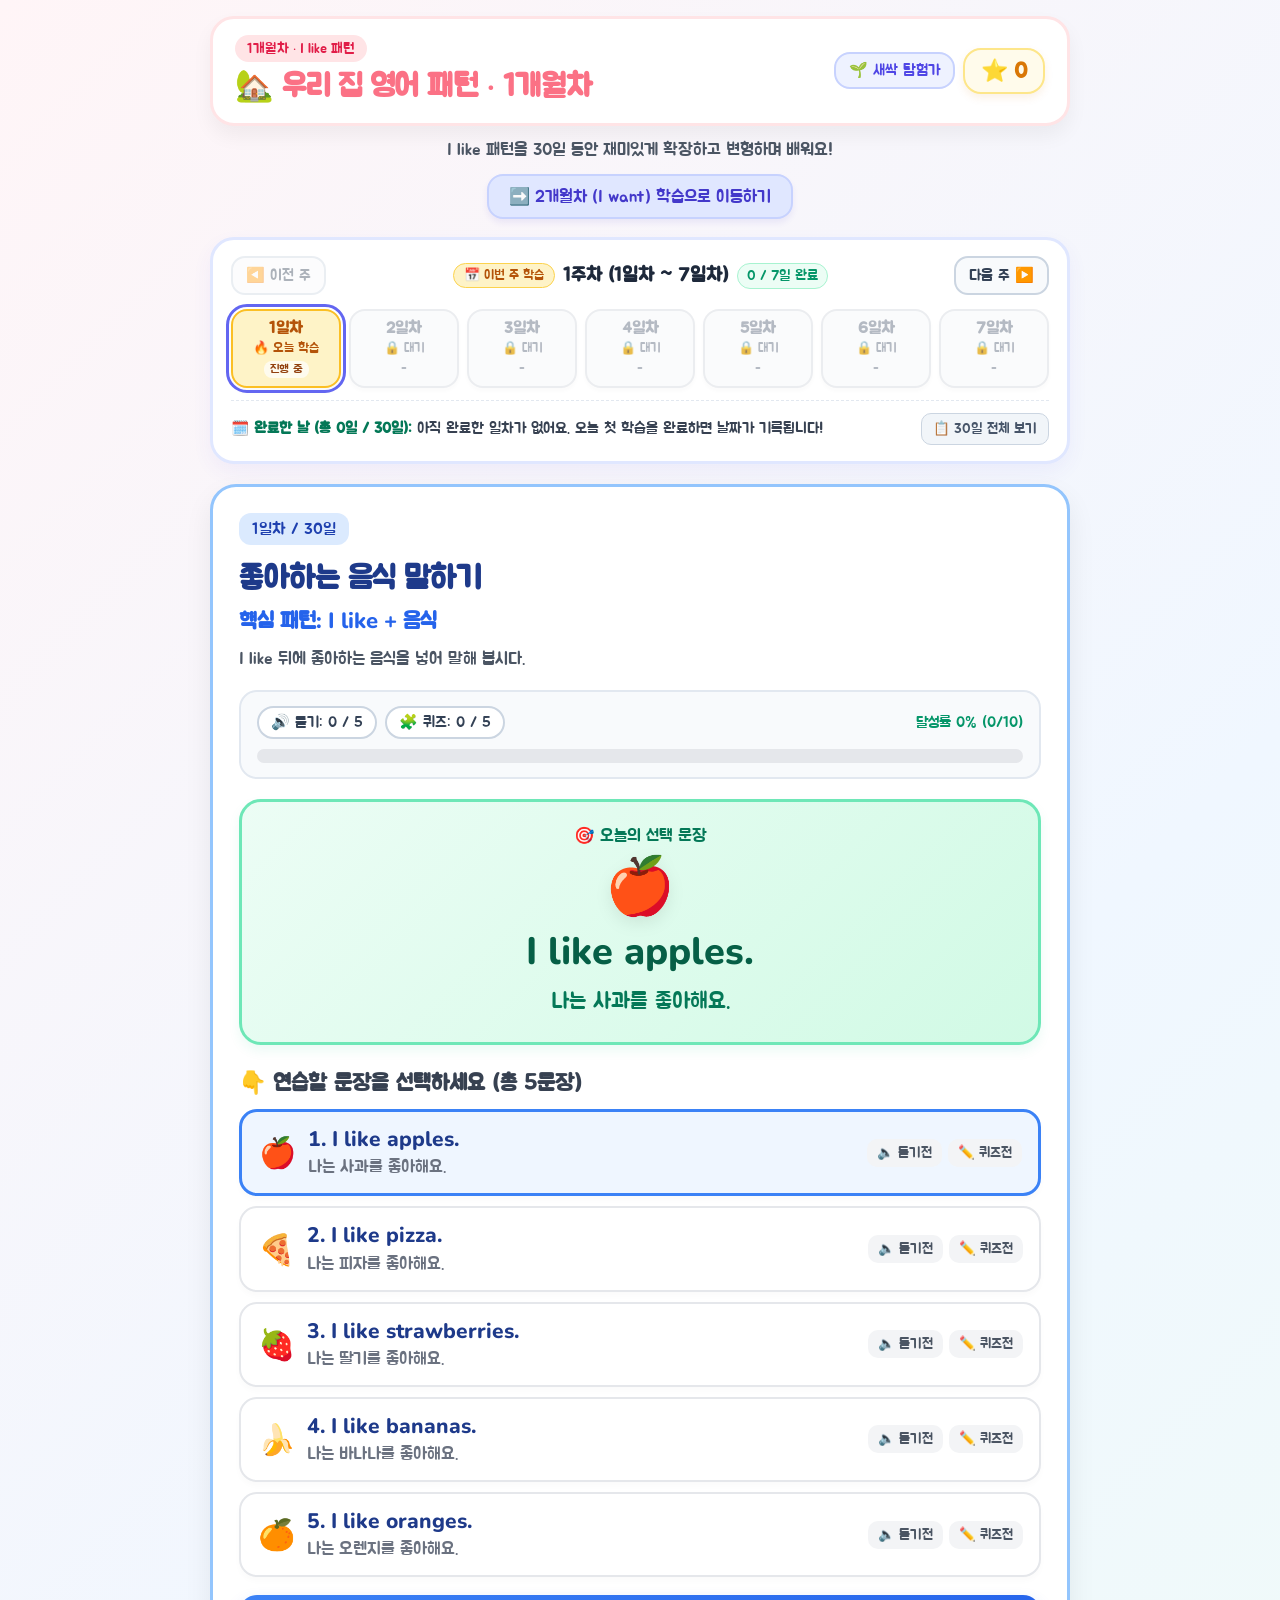
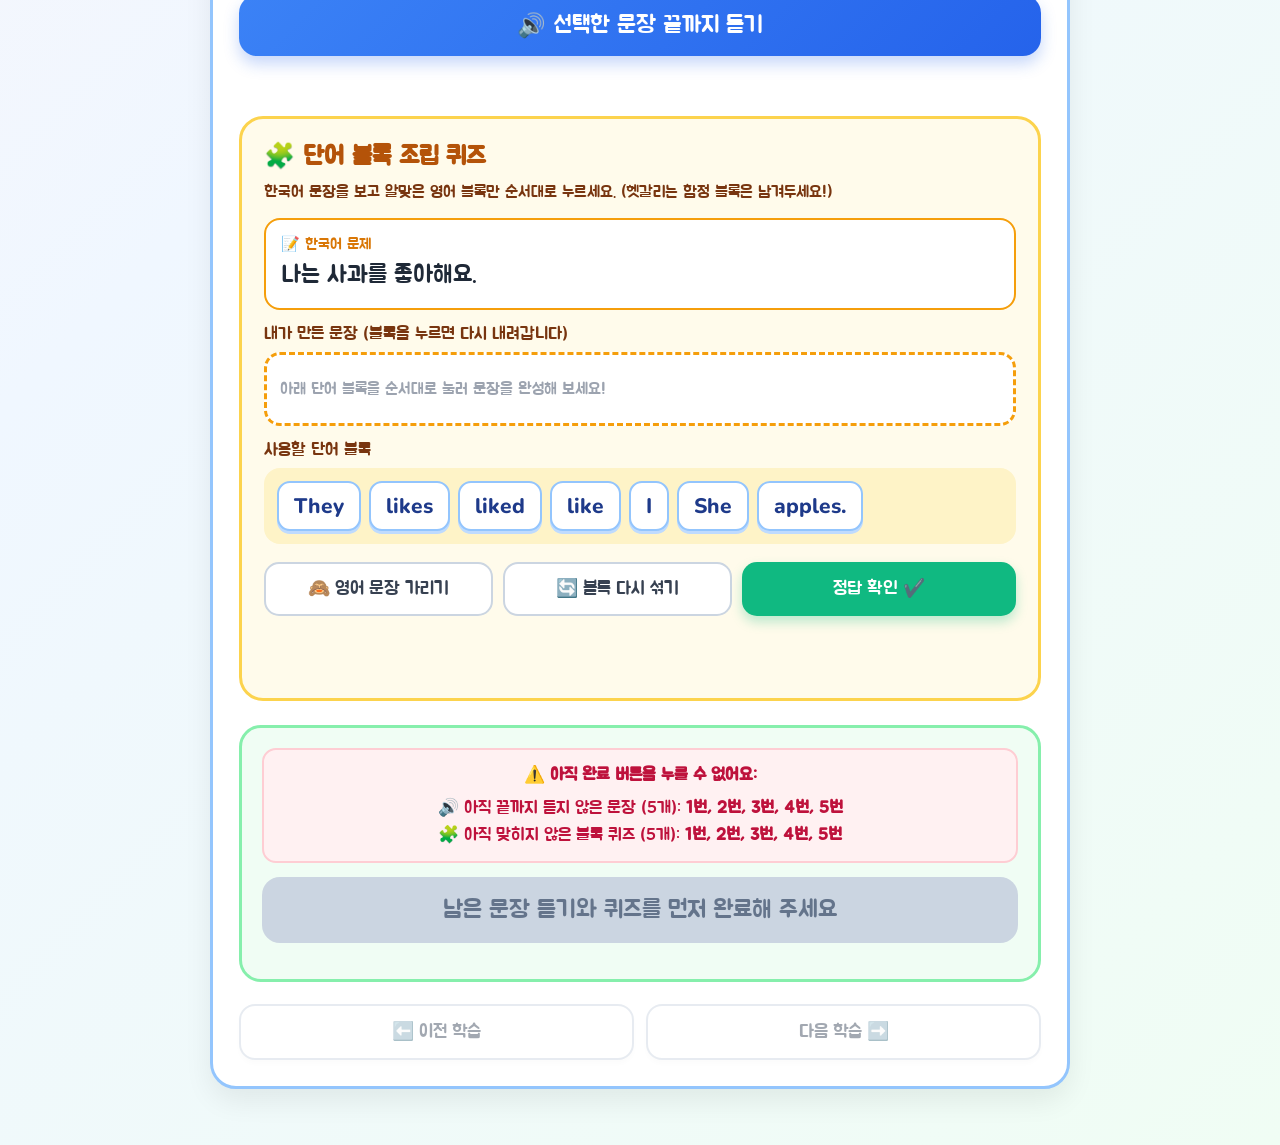
<file: index.html>
<!DOCTYPE html>
<html lang="ko">
<head>
  <meta charset="UTF-8">
  <meta name="viewport" content="width=device-width, initial-scale=1.0, maximum-scale=5.0">
  <title>우리 집 영어 패턴 - 1개월차</title>
  <style>
@import url('https://fonts.googleapis.com/css2?family=Jua&family=Nunito:wght@600;800&display=swap');

* {
  box-sizing: border-box;
}

html, body {
  margin: 0;
  padding: 0;
  width: 100%;
  overflow-x: hidden;
  -webkit-text-size-adjust: 100%;
  text-size-adjust: 100%;
}

body {
  padding: 16px;
  background: linear-gradient(135deg, #FFF5F7 0%, #F0F7FF 50%, #F0FDF4 100%);
  color: #1F2937;
  font-family: 'Jua', 'Nunito', 'Apple SD Gothic Neo', 'Malgun Gothic', 'Apple Color Emoji', 'Segoe UI Emoji', 'Noto Color Emoji', sans-serif;
  min-height: 100vh;
  word-break: keep-all;
  overflow-wrap: break-word;
}

button {
  font-family: inherit;
  word-break: keep-all;
  transition: transform 0.12s ease, box-shadow 0.12s ease, background-color 0.15s ease;
  -webkit-tap-highlight-color: transparent;
}

button:active:not(:disabled) {
  transform: scale(0.97);
}

.emoji-icon {
  font-family: 'Apple Color Emoji', 'Segoe UI Emoji', 'Noto Color Emoji', sans-serif;
  display: inline-flex;
  align-items: center;
  justify-content: center;
  flex-shrink: 0;
  line-height: 1;
  vertical-align: middle;
}

.app {
  width: 100%;
  max-width: 860px;
  margin: 0 auto;
  padding-bottom: 40px;
}

/* Header & Scoreboard */
.app-header {
  margin-bottom: 18px;
  text-align: center;
}

.header-top {
  display: flex;
  justify-content: space-between;
  align-items: center;
  background: white;
  padding: 16px 22px;
  border-radius: 24px;
  box-shadow: 0 10px 20px rgba(0, 0, 0, 0.05);
  border: 3px solid #FFE4E6;
  margin-bottom: 12px;
  gap: 12px;
  flex-wrap: wrap;
}

.title-group {
  text-align: left;
  min-width: 0;
}

.course-pill {
  display: inline-flex;
  align-items: center;
  gap: 4px;
  background: #FFE4E6;
  color: #E11D48;
  padding: 4px 12px;
  border-radius: 999px;
  font-size: 14px;
  margin-bottom: 6px;
  white-space: nowrap;
}

.app-title {
  margin: 0;
  font-size: clamp(22px, 5vw, 31px);
  color: #FB7185;
  letter-spacing: -0.5px;
  line-height: 1.25;
  display: flex;
  align-items: center;
  gap: 8px;
  flex-wrap: wrap;
}

.scoreboard-group {
  display: flex;
  align-items: center;
  gap: 8px;
  flex-wrap: wrap;
  flex-shrink: 0;
}

.level-badge {
  background: #EEF2FF;
  color: #4F46E5;
  border: 2px solid #C7D2FE;
  padding: 7px 13px;
  border-radius: 16px;
  font-size: 15px;
  white-space: nowrap;
  display: inline-flex;
  align-items: center;
  gap: 5px;
}

.scoreboard {
  background: #FFFBEB;
  padding: 7px 16px;
  border-radius: 18px;
  font-size: 22px;
  font-weight: bold;
  color: #D97706;
  border: 2px solid #FDE68A;
  box-shadow: 0 4px 8px rgba(217, 119, 6, 0.1);
  display: inline-flex;
  align-items: center;
  gap: 6px;
  white-space: nowrap;
}

.star-icon {
  display: inline-flex;
  animation: bounce 2s infinite;
}

.app-description {
  color: #4B5563;
  font-size: 17px;
  margin: 0 0 12px;
  line-height: 1.45;
}

.nav-links a.nav-btn {
  display: inline-flex;
  align-items: center;
  justify-content: center;
  gap: 6px;
  background: #E0E7FF;
  color: #4338CA;
  text-decoration: none;
  padding: 10px 20px;
  border-radius: 16px;
  font-size: 17px;
  border: 2px solid #C7D2FE;
  box-shadow: 0 4px 6px rgba(67, 56, 202, 0.08);
  white-space: nowrap;
}

.nav-links a.nav-btn:hover {
  background: #C7D2FE;
}

/* Weekly Panel (This Week View + Completed Dates) */
.week-panel {
  background: white;
  border: 3px solid #E0E7FF;
  border-radius: 24px;
  padding: 16px 18px;
  margin-bottom: 20px;
  box-shadow: 0 8px 20px rgba(79, 70, 229, 0.06);
}

.week-header {
  display: flex;
  justify-content: space-between;
  align-items: center;
  gap: 8px;
  margin-bottom: 14px;
}

.week-nav-btn {
  background: #F8FAFC;
  border: 2px solid #CBD5E1;
  color: #334155;
  padding: 8px 13px;
  border-radius: 14px;
  font-size: 15px;
  cursor: pointer;
  white-space: nowrap;
  flex-shrink: 0;
  display: inline-flex;
  align-items: center;
  gap: 4px;
}

.week-nav-btn:hover:not(:disabled) {
  background: #EFF6FF;
  border-color: #93C5FD;
  color: #1D4ED8;
}

.week-nav-btn:disabled {
  opacity: 0.4;
  cursor: not-allowed;
}

.week-title-wrap {
  display: flex;
  align-items: center;
  justify-content: center;
  flex-wrap: wrap;
  gap: 6px 8px;
  text-align: center;
  min-width: 0;
}

.week-badge {
  background: #DBEAFE;
  color: #1D4ED8;
  border: 1.5px solid #93C5FD;
  padding: 3px 10px;
  border-radius: 999px;
  font-size: 13px;
  white-space: nowrap;
}

.week-badge.this-week {
  background: #FEF3C7;
  color: #B45309;
  border-color: #FCD34D;
}

.week-title {
  font-size: 19px;
  color: #1E293B;
  white-space: nowrap;
}

.week-subcount {
  font-size: 14px;
  color: #059669;
  background: #ECFDF5;
  border: 1.5px solid #A7F3D0;
  padding: 3px 9px;
  border-radius: 999px;
  white-space: nowrap;
}

/* Day Menu Grid (7 days per week) */
.day-menu {
  display: grid;
  grid-template-columns: repeat(7, minmax(0, 1fr));
  gap: 8px;
}

.day-button {
  min-height: 76px;
  padding: 8px 4px;
  border: 2px solid #E5E7EB;
  border-radius: 16px;
  background-color: white;
  color: #6B7280;
  cursor: pointer;
  box-shadow: 0 3px 6px rgba(0, 0, 0, 0.03);
  display: flex;
  flex-direction: column;
  align-items: center;
  justify-content: center;
  gap: 4px;
  text-align: center;
  min-width: 0;
}

.day-button:hover:not(:disabled) {
  transform: translateY(-2px);
}

.day-button.completed {
  border-color: #34D399;
  background-color: #ECFDF5;
  color: #047857;
}

.day-button.current {
  border-color: #FBBF24;
  background-color: #FEF3C7;
  color: #B45309;
  animation: pulse 2s infinite;
}

.day-button.locked {
  background-color: #F9FAFB;
  color: #9CA3AF;
  cursor: not-allowed;
  opacity: 0.75;
}

.day-button.selected {
  outline: 3.5px solid #6366F1;
  outline-offset: 2px;
}

.day-num {
  display: block;
  font-size: 16px;
  font-weight: bold;
  line-height: 1.15;
  white-space: nowrap;
}

.day-state {
  display: inline-flex;
  align-items: center;
  justify-content: center;
  gap: 3px;
  font-size: 13px;
  line-height: 1.15;
  white-space: nowrap;
}

.day-date {
  display: block;
  font-size: 11.5px;
  line-height: 1.15;
  padding: 2px 6px;
  border-radius: 8px;
  background: rgba(255, 255, 255, 0.85);
  color: #065F46;
  white-space: nowrap;
  max-width: 100%;
}

.day-button.current .day-date {
  color: #92400E;
  background: rgba(255, 255, 255, 0.7);
}

.day-button.locked .day-date {
  color: #9CA3AF;
  background: transparent;
}

/* Completed Days Summary Bar inside Week Panel */
.week-footer {
  margin-top: 12px;
  padding-top: 12px;
  border-top: 1.5px dashed #E2E8F0;
  display: flex;
  justify-content: space-between;
  align-items: center;
  gap: 10px;
  flex-wrap: wrap;
}

.completed-summary-text {
  font-size: 14.5px;
  color: #374151;
  line-height: 1.5;
  text-align: left;
  flex: 1;
  min-width: 200px;
}

.completed-summary-text strong {
  color: #047857;
}

.completed-day-chip {
  display: inline-flex;
  align-items: center;
  gap: 3px;
  background: #ECFDF5;
  border: 1px solid #A7F3D0;
  color: #065F46;
  border-radius: 999px;
  padding: 2px 8px;
  font-size: 13px;
  margin: 2px 3px 2px 0;
  white-space: nowrap;
}

.week-footer-actions {
  display: flex;
  align-items: center;
  gap: 6px;
  flex-shrink: 0;
}

.small-link-btn {
  background: #F1F5F9;
  border: 1.5px solid #CBD5E1;
  color: #475569;
  padding: 6px 11px;
  border-radius: 10px;
  font-size: 13.5px;
  cursor: pointer;
  white-space: nowrap;
}

.small-link-btn:hover {
  background: #E2E8F0;
  color: #1E293B;
}

/* Review Card & Difficulty Card */
.review-card,
.difficulty-card {
  background: white;
  padding: 26px;
  border-radius: 26px;
  box-shadow: 0 12px 28px rgba(99, 102, 241, 0.12);
  margin-bottom: 22px;
  border: 3px solid #818CF8;
}

.review-header {
  display: flex;
  justify-content: space-between;
  align-items: center;
  gap: 8px;
  flex-wrap: wrap;
  margin-bottom: 12px;
}

.review-badge {
  background: #6366F1;
  color: white;
  padding: 6px 14px;
  border-radius: 12px;
  font-size: 16px;
  white-space: nowrap;
}

.review-progress-text {
  font-size: 17px;
  color: #4F46E5;
  background: #EEF2FF;
  padding: 6px 12px;
  border-radius: 12px;
  white-space: nowrap;
}

.review-guide {
  color: #4B5563;
  font-size: 17px;
  margin: 0 0 16px;
  line-height: 1.5;
}

.review-content {
  background: linear-gradient(180deg, #F5F3FF 0%, #EEF2FF 100%);
  border: 2px solid #C7D2FE;
  border-radius: 22px;
  padding: 24px 18px;
  text-align: center;
  margin-bottom: 18px;
}

.sentence-emoji-large {
  font-family: 'Apple Color Emoji', 'Segoe UI Emoji', 'Noto Color Emoji', sans-serif;
  font-size: clamp(42px, 8vw, 56px);
  line-height: 1.15;
  margin-bottom: 8px;
  display: inline-flex;
  align-items: center;
  justify-content: center;
  filter: drop-shadow(0 6px 8px rgba(0, 0, 0, 0.08));
  animation: bounce 2.6s infinite;
}

.review-korean {
  font-size: clamp(20px, 4.5vw, 27px);
  color: #1F2937;
  text-align: center;
  margin: 10px 0;
  line-height: 1.45;
}

.review-english-container {
  margin-top: 14px;
  padding: 14px 16px;
  background: white;
  border-radius: 16px;
  border: 2px dashed #6366F1;
}

.review-english {
  font-size: clamp(21px, 5vw, 30px);
  color: #059669;
  text-align: center;
  margin: 0;
  font-family: 'Nunito', sans-serif;
  font-weight: 800;
  line-height: 1.35;
}

.hidden {
  display: none !important;
}

.review-buttons {
  display: grid;
  grid-template-columns: 1fr 1fr 1.2fr;
  gap: 10px;
  margin-top: 16px;
}

.diff-icon-header {
  display: inline-flex;
  align-items: center;
  gap: 6px;
  background: #FEF3C7;
  color: #D97706;
  border: 2px solid #FDE68A;
  padding: 6px 16px;
  border-radius: 999px;
  font-size: 17px;
  margin-bottom: 12px;
}

.diff-examples {
  background: #F8FAFC;
  border: 2px solid #E2E8F0;
  border-radius: 18px;
  padding: 16px;
  margin: 16px 0;
  text-align: left;
}

.diff-example-item {
  padding: 12px 14px;
  border-radius: 14px;
  margin-bottom: 10px;
}

.diff-example-item:last-child {
  margin-bottom: 0;
}

.diff-example-item.basic-box {
  background: #EFF6FF;
  border: 2px solid #BFDBFE;
}

.diff-example-item.adv-box {
  background: #FFF1F2;
  border: 2px solid #FECDD3;
}

.diff-example-tag {
  display: inline-block;
  font-size: 14px;
  padding: 3px 10px;
  border-radius: 8px;
  margin-bottom: 6px;
  white-space: nowrap;
}

.basic-box .diff-example-tag {
  background: #2563EB;
  color: white;
}

.adv-box .diff-example-tag {
  background: #E11D48;
  color: white;
}

.diff-example-eng {
  font-family: 'Nunito', sans-serif;
  font-weight: 800;
  font-size: clamp(18px, 4vw, 22px);
  margin: 4px 0;
  color: #1E293B;
  line-height: 1.35;
}

.diff-example-kor {
  font-size: 15.5px;
  color: #475569;
  margin: 0;
}

.difficulty-buttons {
  display: grid;
  grid-template-columns: 1fr 1fr;
  gap: 12px;
  margin-top: 18px;
}

/* Main Lesson Card */
.lesson-card {
  background: white;
  padding: 26px;
  border-radius: 26px;
  box-shadow: 0 12px 28px rgba(0, 0, 0, 0.07);
  border: 3px solid #93C5FD;
}

.lesson-header {
  display: flex;
  justify-content: space-between;
  align-items: center;
  margin-bottom: 14px;
  gap: 8px;
  flex-wrap: wrap;
}

.lesson-badges {
  display: flex;
  align-items: center;
  gap: 8px;
  flex-wrap: wrap;
}

.day-label {
  display: inline-flex;
  align-items: center;
  padding: 6px 13px;
  border-radius: 12px;
  background-color: #DBEAFE;
  color: #1E40AF;
  font-size: 16px;
  margin: 0;
  white-space: nowrap;
}

.diff-badge {
  display: inline-flex;
  align-items: center;
  gap: 4px;
  background: #FEE2E2;
  color: #DC2626;
  border: 2px solid #FECACA;
  padding: 5px 11px;
  border-radius: 12px;
  font-size: 15px;
  white-space: nowrap;
}

.completed-date-badge {
  display: inline-flex;
  align-items: center;
  gap: 4px;
  background: #ECFDF5;
  color: #047857;
  border: 2px solid #6EE7B7;
  padding: 5px 12px;
  border-radius: 12px;
  font-size: 14.5px;
  cursor: pointer;
  white-space: nowrap;
}

.completed-date-badge:hover {
  background: #D1FAE5;
}

.mini-review-btn {
  background: #EEF2FF;
  color: #4338CA;
  border: 2px solid #C7D2FE;
  padding: 7px 13px;
  border-radius: 12px;
  font-size: 14.5px;
  cursor: pointer;
  white-space: nowrap;
  display: inline-flex;
  align-items: center;
  gap: 4px;
}

.mini-review-btn:hover {
  background: #E0E7FF;
}

.lesson-title {
  font-size: clamp(23px, 5vw, 31px);
  margin: 0 0 8px;
  color: #1E3A8A;
  line-height: 1.3;
}

.lesson-focus {
  font-size: clamp(18px, 4vw, 22px);
  color: #2563EB;
  margin: 0 0 10px;
  font-family: 'Nunito', 'Jua', sans-serif;
  font-weight: 800;
  line-height: 1.35;
}

.lesson-guide {
  font-size: 16.5px;
  color: #4B5563;
  margin: 0 0 18px;
  line-height: 1.55;
}

/* Progress Bar */
.daily-progress {
  background: #F8FAFC;
  border: 2px solid #E2E8F0;
  padding: 14px 16px;
  border-radius: 18px;
  margin-bottom: 20px;
}

.progress-stats {
  display: flex;
  justify-content: space-between;
  align-items: center;
  flex-wrap: wrap;
  gap: 8px;
  margin-bottom: 10px;
}

.stat-pills-wrap {
  display: flex;
  align-items: center;
  gap: 8px;
  flex-wrap: wrap;
}

.stat-pill {
  background: white;
  border: 2px solid #CBD5E1;
  padding: 5px 12px;
  border-radius: 999px;
  font-size: 15px;
  color: #334155;
  white-space: nowrap;
  display: inline-flex;
  align-items: center;
  gap: 4px;
}

.stat-pill.done {
  background: #ECFDF5;
  border-color: #34D399;
  color: #047857;
}

.progress-bar-bg {
  width: 100%;
  height: 14px;
  background: #E5E7EB;
  border-radius: 999px;
  overflow: hidden;
}

.progress-bar-fill {
  height: 100%;
  background: linear-gradient(90deg, #34D399, #10B981);
  width: 0%;
  transition: width 0.35s ease;
}

.progress-text {
  margin: 0;
  font-size: 15px;
  color: #059669;
  white-space: nowrap;
}

/* Sentence Box */
.sentence-box {
  padding: 24px 18px;
  border-radius: 22px;
  background: linear-gradient(135deg, #ECFDF5 0%, #D1FAE5 100%);
  border: 3px solid #6EE7B7;
  text-align: center;
  box-shadow: 0 6px 12px rgba(16, 185, 129, 0.08);
}

.sentence-label {
  margin: 0 0 8px;
  color: #047857;
  font-size: 16.5px;
}

.main-sentence {
  margin: 0 0 10px;
  color: #065F46;
  font-size: clamp(23px, 5.5vw, 38px);
  font-family: 'Nunito', sans-serif;
  font-weight: 800;
  line-height: 1.3;
  word-break: keep-all;
}

.main-meaning {
  margin: 0;
  color: #047857;
  font-size: clamp(17px, 4vw, 22px);
  line-height: 1.45;
}

/* Sentence Choices */
.section-title {
  margin: 24px 0 12px;
  font-size: clamp(18px, 4vw, 22px);
  color: #374151;
}

.sentence-choices {
  display: grid;
  grid-template-columns: 1fr;
  gap: 10px;
}

.sentence-button {
  width: 100%;
  padding: 14px 16px;
  border: 2px solid #E5E7EB;
  border-radius: 18px;
  background-color: white;
  text-align: left;
  cursor: pointer;
  display: flex;
  justify-content: space-between;
  align-items: center;
  gap: 12px;
  box-shadow: 0 4px 6px rgba(0, 0, 0, 0.02);
}

.sentence-button:hover {
  border-color: #93C5FD;
  background-color: #F8FAFC;
}

.sentence-button.selected {
  border-color: #3B82F6;
  background-color: #EFF6FF;
  border-width: 3px;
}

.sentence-button.completed-choice {
  border-color: #34D399;
  background-color: #F0FDF4;
}

.choice-left {
  display: flex;
  align-items: center;
  gap: 12px;
  min-width: 0;
  flex: 1;
}

.choice-emoji {
  font-family: 'Apple Color Emoji', 'Segoe UI Emoji', 'Noto Color Emoji', sans-serif;
  font-size: 30px;
  width: 38px;
  height: 38px;
  display: inline-flex;
  align-items: center;
  justify-content: center;
  flex-shrink: 0;
}

.choice-text-group {
  min-width: 0;
  flex: 1;
}

.choice-english {
  display: block;
  color: #1E3A8A;
  font-size: clamp(17px, 3.8vw, 21px);
  font-family: 'Nunito', sans-serif;
  font-weight: 800;
  margin-bottom: 3px;
  line-height: 1.3;
}

.choice-korean {
  display: block;
  color: #6B7280;
  font-size: clamp(14.5px, 3.3vw, 17px);
  line-height: 1.35;
}

.choice-badges {
  display: flex;
  align-items: center;
  gap: 6px;
  flex-shrink: 0;
  flex-wrap: wrap;
}

.status-chip {
  font-size: 13.5px;
  padding: 5px 10px;
  border-radius: 10px;
  background: #F3F4F6;
  color: #4B5563;
  white-space: nowrap;
  display: inline-flex;
  align-items: center;
  gap: 3px;
}

.status-chip.done {
  background: #D1FAE5;
  color: #065F46;
}

/* Listen Button */
.listen-button {
  width: 100%;
  margin-top: 18px;
  padding: 16px;
  border: none;
  border-radius: 18px;
  background: linear-gradient(135deg, #3B82F6 0%, #2563EB 100%);
  color: white;
  font-size: clamp(19px, 4.5vw, 23px);
  cursor: pointer;
  box-shadow: 0 8px 15px rgba(37, 99, 235, 0.25);
  display: flex;
  align-items: center;
  justify-content: center;
  gap: 8px;
}

.listen-button:hover {
  background: linear-gradient(135deg, #2563EB 0%, #1D4ED8 100%);
}

.status {
  min-height: 26px;
  margin: 10px 0 0;
  color: #2563EB;
  font-size: 16.5px;
  text-align: center;
  line-height: 1.45;
}

/* Quiz Card */
.quiz-card {
  margin-top: 24px;
  padding: 22px;
  border-radius: 24px;
  background-color: #FFFBEB;
  border: 3px solid #FCD34D;
}

.quiz-title {
  margin: 0 0 8px;
  color: #B45309;
  font-size: clamp(20px, 4.5vw, 25px);
}

.quiz-guide {
  margin: 0 0 14px;
  color: #78350F;
  font-size: 16px;
  line-height: 1.5;
}

.quiz-korean-box {
  margin: 14px 0;
  padding: 15px;
  border: 2px solid #F59E0B;
  border-radius: 16px;
  background-color: white;
}

.quiz-korean-label {
  display: block;
  margin-bottom: 5px;
  color: #D97706;
  font-size: 15px;
}

.quiz-korean-prompt {
  margin: 0;
  color: #1F2937;
  font-size: clamp(19px, 4.5vw, 24px);
  line-height: 1.4;
}

.quiz-label {
  margin: 14px 0 8px;
  color: #78350F;
  font-size: 16.5px;
}

.answer-zone {
  display: flex;
  flex-wrap: wrap;
  align-items: center;
  gap: 8px;
  min-height: 74px;
  padding: 13px;
  border: 3px dashed #F59E0B;
  border-radius: 16px;
  background-color: white;
}

.answer-placeholder {
  margin: 0;
  color: #9CA3AF;
  font-size: 16px;
}

.word-bank {
  display: flex;
  flex-wrap: wrap;
  gap: 8px;
  min-height: 68px;
  padding: 13px;
  border-radius: 16px;
  background-color: #FEF3C7;
}

.word-block {
  padding: 9px 15px;
  border: 2px solid #93C5FD;
  border-radius: 13px;
  background-color: white;
  color: #1E3A8A;
  font-size: clamp(17px, 4vw, 21px);
  font-family: 'Nunito', sans-serif;
  font-weight: 800;
  cursor: pointer;
  box-shadow: 0 3px 0 #BFDBFE;
  white-space: nowrap;
}

.word-block:hover {
  transform: translateY(-2px);
}

.word-block.answer-block {
  border-color: #F59E0B;
  background-color: #FFFBEB;
  color: #B45309;
  box-shadow: 0 3px 0 #FDE68A;
}

.quiz-buttons {
  display: grid;
  grid-template-columns: 1fr 1fr 1.2fr;
  gap: 10px;
  margin-top: 18px;
}

.quiz-action-button,
.action-btn {
  padding: 13px 12px;
  border-radius: 15px;
  font-size: 18px;
  cursor: pointer;
  border: none;
  display: inline-flex;
  align-items: center;
  justify-content: center;
  gap: 5px;
  white-space: nowrap;
}

.outline-btn {
  background: white;
  border: 2px solid #CBD5E1;
  color: #374151;
}

.outline-btn:hover {
  background: #F1F5F9;
}

.secondary-btn {
  background: #EFF6FF;
  border: 2px solid #93C5FD;
  color: #1D4ED8;
}

.secondary-btn:hover {
  background: #DBEAFE;
}

.primary-btn {
  background: #10B981;
  color: white;
  box-shadow: 0 6px 12px rgba(16, 185, 129, 0.28);
}

.primary-btn:hover {
  background: #059669;
}

.quiz-feedback {
  text-align: center;
  margin-top: 14px;
  font-size: 18px;
  min-height: 28px;
  line-height: 1.45;
}

.quiz-feedback.correct {
  color: #059669;
  animation: popIn 0.45s;
}

.quiz-feedback.incorrect {
  color: #DC2626;
  animation: shake 0.45s;
}

/* Completion Panel */
.completion-panel {
  margin-top: 24px;
  padding: 20px;
  background: #F0FDF4;
  border: 3px solid #86EFAC;
  border-radius: 22px;
  text-align: center;
}

.completion-reqs {
  margin-bottom: 14px;
  color: #065F46;
  font-size: 17px;
  line-height: 1.55;
}

.req-missing-box {
  background: #FFF1F2;
  border: 2px solid #FECDD3;
  color: #BE123C;
  padding: 12px 14px;
  border-radius: 14px;
  display: inline-block;
  width: 100%;
}

.req-ready-box {
  background: #DCFCE7;
  border: 2px solid #86EFAC;
  color: #15803D;
  padding: 12px 14px;
  border-radius: 14px;
  display: inline-block;
  width: 100%;
}

.complete-lesson-button {
  width: 100%;
  padding: 18px 14px;
  background: linear-gradient(135deg, #10B981 0%, #059669 100%);
  color: white;
  border: none;
  border-radius: 18px;
  font-size: clamp(19px, 4.5vw, 24px);
  box-shadow: 0 8px 15px rgba(16, 185, 129, 0.3);
  cursor: pointer;
}

.complete-lesson-button:disabled {
  background: #CBD5E1;
  color: #64748B;
  box-shadow: none;
  cursor: not-allowed;
}

.completion-message {
  margin-top: 10px;
  color: #065F46;
  font-size: 16px;
  line-height: 1.45;
}

/* Navigation */
.navigation {
  display: grid;
  grid-template-columns: 1fr 1fr;
  gap: 12px;
  margin-top: 22px;
}

.navigation-button {
  padding: 14px 10px;
  border-radius: 16px;
  background: white;
  border: 2px solid #CBD5E1;
  color: #334155;
  font-size: 18px;
  cursor: pointer;
  box-shadow: 0 4px 6px rgba(0, 0, 0, 0.04);
  white-space: nowrap;
}

.navigation-button:hover:not(:disabled) {
  border-color: #3B82F6;
  color: #1D4ED8;
  background: #EFF6FF;
}

.navigation-button:disabled {
  opacity: 0.45;
  cursor: not-allowed;
}

/* Hidden state for Answer */
.lesson-card.answer-hidden .main-sentence,
.lesson-card.answer-hidden .choice-english {
  visibility: hidden;
}

/* Animations */
@keyframes bounce {
  0%, 100% { transform: translateY(0); }
  50% { transform: translateY(-4px); }
}

@keyframes pulse {
  0% { box-shadow: 0 0 0 0 rgba(251, 191, 36, 0.45); }
  70% { box-shadow: 0 0 0 8px rgba(251, 191, 36, 0); }
  100% { box-shadow: 0 0 0 0 rgba(251, 191, 36, 0); }
}

@keyframes popIn {
  0% { transform: scale(0.85); opacity: 0; }
  100% { transform: scale(1); opacity: 1; }
}

@keyframes shake {
  0%, 100% { transform: translateX(0); }
  25% { transform: translateX(-6px); }
  75% { transform: translateX(6px); }
}

/* Confetti Container */
#confetti-container {
  position: fixed;
  top: 0;
  left: 0;
  width: 100%;
  height: 100%;
  pointer-events: none;
  z-index: 9999;
  overflow: hidden;
}

.confetti-piece {
  position: absolute;
  width: 12px;
  height: 22px;
  border-radius: 4px;
  animation: fall 3s linear forwards;
}

@keyframes fall {
  to {
    transform: translateY(105vh) rotate(720deg);
  }
}

/* Mobile Responsive Adjustments */
@media (max-width: 640px) {
  body {
    padding: 10px;
  }

  .header-top {
    flex-direction: column;
    align-items: center;
    text-align: center;
    padding: 14px 14px;
    border-radius: 20px;
  }

  .title-group {
    text-align: center;
    display: flex;
    flex-direction: column;
    align-items: center;
  }

  .app-title {
    justify-content: center;
  }

  .scoreboard-group {
    justify-content: center;
    width: 100%;
  }

  .nav-links a.nav-btn {
    width: 100%;
    font-size: 16px;
    padding: 10px 14px;
  }

  .week-panel {
    padding: 12px 12px;
    border-radius: 20px;
  }

  .week-header {
    gap: 6px;
  }

  .week-nav-btn {
    padding: 7px 10px;
    font-size: 13.5px;
  }

  .week-title {
    font-size: 16.5px;
  }

  .day-menu {
    grid-template-columns: repeat(4, minmax(0, 1fr));
    gap: 6px;
  }

  .day-button {
    min-height: 70px;
    padding: 6px 3px;
    border-radius: 14px;
  }

  .day-num {
    font-size: 14.5px;
  }

  .day-state {
    font-size: 12px;
  }

  .day-date {
    font-size: 11px;
    padding: 1px 4px;
  }

  .week-footer {
    flex-direction: column;
    align-items: stretch;
  }

  .week-footer-actions {
    justify-content: flex-end;
  }

  .lesson-card,
  .review-card,
  .difficulty-card {
    padding: 16px 14px;
    border-radius: 22px;
  }

  .sentence-box {
    padding: 18px 14px;
  }

  .sentence-button {
    flex-direction: column;
    align-items: flex-start;
    padding: 13px 14px;
    gap: 8px;
  }

  .choice-left {
    width: 100%;
  }

  .choice-badges {
    width: 100%;
    justify-content: flex-end;
  }

  .quiz-card {
    padding: 16px 12px;
    border-radius: 20px;
  }

  .quiz-buttons {
    grid-template-columns: 1fr 1fr;
    gap: 8px;
  }

  .quiz-buttons .primary-btn {
    grid-column: 1 / -1;
    padding: 15px;
    font-size: 19px;
  }

  .review-buttons,
  .difficulty-buttons {
    grid-template-columns: 1fr;
    gap: 8px;
  }

  .quiz-action-button,
  .action-btn {
    font-size: 16px;
    padding: 12px 10px;
  }

  .navigation {
    grid-template-columns: 1fr 1fr;
    gap: 8px;
  }

  .navigation-button {
    font-size: 16px;
    padding: 13px 8px;
  }
}

@media (max-width: 360px) {
  .day-menu {
    grid-template-columns: repeat(3, minmax(0, 1fr));
  }
}

  </style>
  <meta name="theme-color" content="#FF9EAA">
  <meta name="apple-mobile-web-app-capable" content="yes">
  <meta name="apple-mobile-web-app-status-bar-style" content="default">
  <meta name="apple-mobile-web-app-title" content="우리 집 영어">
</head>
<body>
  <div id="confetti-container" aria-hidden="true"></div>

  <main class="app">
    <header class="app-header">
      <div class="header-top">
        <div class="title-group">
          <span class="course-pill">1개월차 · I like 패턴</span>
          <h1 class="app-title">🏡 우리 집 영어 패턴 · 1개월차</h1>
        </div>
        <div class="scoreboard-group">
          <div id="level-badge" class="level-badge">🌱 새싹 탐험가</div>
          <div class="scoreboard" aria-label="획득한 별 포인트">
            <span class="star-icon emoji-icon">⭐</span>
            <span id="star-count">0</span>
          </div>
        </div>
      </div>
      <p class="app-description">I like 패턴을 30일 동안 재미있게 확장하고 변형하며 배워요!</p>
      <div class="nav-links">
        <a href="month2.html" class="nav-btn">➡️ 2개월차 (I want) 학습으로 이동하기</a>
      </div>
    </header>

    <!-- 이번 주 학습 일차 선택 및 완료 날짜 영역 -->
    <section class="week-panel" aria-label="이번 주 학습 일차">
      <div class="week-header">
        <button id="prev-week-btn" class="week-nav-btn" type="button">◀ 이전 주</button>
        <div class="week-title-wrap">
          <span id="week-badge" class="week-badge this-week">📅 이번 주 학습</span>
          <strong id="week-title" class="week-title">1주차 (1일차 ~ 7일차)</strong>
          <span id="week-subcount" class="week-subcount">0 / 7일 완료</span>
        </div>
        <button id="next-week-btn" class="week-nav-btn" type="button">다음 주 ▶</button>
      </div>

      <nav id="day-menu" class="day-menu" aria-label="학습 일차 선택"></nav>

      <div class="week-footer">
        <div id="completed-summary-text" class="completed-summary-text"></div>
        <div class="week-footer-actions">
          <button id="go-this-week-btn" class="small-link-btn" type="button" style="display: none;">🎯 이번 주로 이동</button>
          <button id="toggle-all-days-btn" class="small-link-btn" type="button">📋 30일 전체 보기</button>
        </div>
      </div>
    </section>

    <!-- 전날 복습 카드 영역 -->
    <section id="review-card" class="review-card" style="display: none;" aria-live="polite">
      <div class="review-header">
        <span class="review-badge">💡 어제의 문장 복습</span>
        <span id="review-progress-text" class="review-progress-text">복습 1 / 5</span>
      </div>
      <p class="review-guide">한국어 뜻을 보고 영어로 먼저 말해 보세요! 다 말했으면 다음 카드로 넘어가요.</p>
      <div class="review-content">
        <div id="review-emoji" class="sentence-emoji-large">💬</div>
        <p id="review-korean" class="review-korean"></p>
        <div id="review-english-container" class="review-english-container hidden">
          <p id="review-english" class="review-english"></p>
        </div>
      </div>
      <div class="review-buttons">
        <button id="toggle-review-english-btn" class="action-btn outline-btn" type="button">👀 영어 정답 확인</button>
        <button id="listen-review-btn" class="action-btn secondary-btn" type="button">🔊 발음 듣기</button>
        <button id="next-review-btn" class="action-btn primary-btn" type="button">🗣️ 말했어요! 다음 ➡️</button>
      </div>
    </section>

    <!-- 난이도 선택 영역 -->
    <section id="difficulty-card" class="lesson-card difficulty-card" style="display: none;" aria-live="polite">
      <div class="diff-icon-header">🚀 레벨 업 도전!</div>
      <h2 id="diff-title" class="lesson-title">난이도 선택</h2>
      <p id="diff-desc" class="lesson-guide"></p>
      <div id="diff-examples" class="diff-examples"></div>
      <div class="difficulty-buttons">
        <button id="btn-diff-basic" class="action-btn outline-btn" type="button">아니요, 현재 난이도 유지</button>
        <button id="btn-diff-advanced" class="action-btn primary-btn" type="button">네, 심화 난이도로 학습 🔥</button>
      </div>
    </section>

    <!-- 오늘의 학습 영역 -->
    <section id="lesson-card" class="lesson-card">
      <div class="lesson-header">
        <div class="lesson-badges">
          <p id="day-label" class="day-label"></p>
          <span id="diff-badge" class="diff-badge" style="display: none;">심화 🔥</span>
          <span id="completed-date-badge" class="completed-date-badge" style="display: none;" title="누르면 완료 날짜를 수정할 수 있어요"></span>
        </div>
        <button id="open-review-btn" class="mini-review-btn" type="button" style="display: none;">🔄 어제 문장 복습</button>
      </div>

      <h2 id="lesson-title" class="lesson-title"></h2>
      <p id="lesson-focus" class="lesson-focus"></p>
      <p id="lesson-guide" class="lesson-guide"></p>

      <div class="daily-progress">
        <div class="progress-stats">
          <div class="stat-pills-wrap">
            <span id="listen-stat" class="stat-pill">🔊 듣기: 0 / 5</span>
            <span id="quiz-stat" class="stat-pill">🧩 퀴즈: 0 / 5</span>
          </div>
          <p id="daily-progress-text" class="progress-text">달성률 0% (0/10)</p>
        </div>
        <div class="progress-bar-bg">
          <div id="daily-progress-bar" class="progress-bar-fill"></div>
        </div>
      </div>

      <div class="sentence-box">
        <p class="sentence-label">🎯 오늘의 선택 문장</p>
        <div id="main-emoji" class="sentence-emoji-large">🌟</div>
        <p id="main-sentence" class="main-sentence"></p>
        <p id="main-meaning" class="main-meaning"></p>
      </div>

      <h3 class="section-title">👇 연습할 문장을 선택하세요 (총 5문장)</h3>
      <div id="sentence-choices" class="sentence-choices"></div>

      <button id="listen-button" class="listen-button" type="button">
        <span class="emoji-icon">🔊</span>
        <span>선택한 문장 끝까지 듣기</span>
      </button>
      <p id="status" class="status" aria-live="polite"></p>

      <section class="quiz-card">
        <h3 class="quiz-title">🧩 단어 블록 조립 퀴즈</h3>
        <p class="quiz-guide">한국어 문장을 보고 알맞은 영어 블록만 순서대로 누르세요. (헷갈리는 함정 블록은 남겨두세요!)</p>

        <div class="quiz-korean-box">
          <span class="quiz-korean-label">📝 한국어 문제</span>
          <p id="quiz-korean-prompt" class="quiz-korean-prompt"></p>
        </div>

        <p class="quiz-label">내가 만든 문장 (블록을 누르면 다시 내려갑니다)</p>
        <div id="answer-zone" class="answer-zone"></div>

        <p class="quiz-label">사용할 단어 블록</p>
        <div id="word-bank" class="word-bank"></div>

        <div class="quiz-buttons">
          <button id="toggle-answer-button" class="quiz-action-button outline-btn" type="button">🙈 영어 문장 가리기</button>
          <button id="reset-quiz-button" class="quiz-action-button outline-btn" type="button">🔄 블록 다시 섞기</button>
          <button id="check-answer-button" class="quiz-action-button primary-btn" type="button">정답 확인 ✔️</button>
        </div>
        <p id="quiz-feedback" class="quiz-feedback" aria-live="polite"></p>
      </section>

      <section class="completion-panel">
        <div id="completion-reqs" class="completion-reqs"></div>
        <button id="complete-lesson-button" class="complete-lesson-button" type="button">
          🎉 오늘 학습 완료하기
        </button>
        <p id="completion-message" class="completion-message" aria-live="polite"></p>
      </section>

      <div class="navigation">
        <button id="previous-button" class="navigation-button" type="button">⬅️ 이전 학습</button>
        <button id="next-button" class="navigation-button" type="button">다음 학습 ➡️</button>
      </div>
    </section>
  </main>

  <script>
const COURSE_ID = "month1";
window.COURSE_DATA = {
  "courseId": "month1",
  "courseName": "1개월차",
  "patternName": "I like",
  "nextCourseUrl": "month2.html",
  "basicExample": "She likes reading.",
  "advancedExample": "When did she start to like reading at the library?",
  "lessons": [
    {
      "day": 1,
      "title": "좋아하는 음식 말하기",
      "focus": "I like + 음식",
      "guide": "I like 뒤에 좋아하는 음식을 넣어 말해 봅시다.",
      "sentences": [
        {
          "english": "I like apples.",
          "korean": "나는 사과를 좋아해요.",
          "distractors": []
        },
        {
          "english": "I like pizza.",
          "korean": "나는 피자를 좋아해요.",
          "distractors": []
        },
        {
          "english": "I like strawberries.",
          "korean": "나는 딸기를 좋아해요.",
          "distractors": []
        },
        {
          "english": "I like bananas.",
          "korean": "나는 바나나를 좋아해요.",
          "distractors": []
        },
        {
          "english": "I like oranges.",
          "korean": "나는 오렌지를 좋아해요.",
          "distractors": []
        }
      ],
      "advancedSentences": []
    },
    {
      "day": 2,
      "title": "좋아하는 대상 말하기",
      "focus": "I like + 사물 또는 동물",
      "guide": "음식뿐 아니라 좋아하는 동물이나 사물을 넣어 봅시다.",
      "sentences": [
        {
          "english": "I like cats.",
          "korean": "나는 고양이를 좋아해요.",
          "distractors": []
        },
        {
          "english": "I like dogs.",
          "korean": "나는 강아지를 좋아해요.",
          "distractors": []
        },
        {
          "english": "I like music.",
          "korean": "나는 음악을 좋아해요.",
          "distractors": []
        },
        {
          "english": "I like books.",
          "korean": "나는 책을 좋아해요.",
          "distractors": []
        },
        {
          "english": "I like birds.",
          "korean": "나는 새를 좋아해요.",
          "distractors": []
        }
      ],
      "advancedSentences": []
    },
    {
      "day": 3,
      "title": "좋아하는 활동 말하기",
      "focus": "I like + 동사-ing",
      "guide": "좋아하는 활동을 -ing 형태로 넣어 말해 봅시다.",
      "sentences": [
        {
          "english": "I like reading.",
          "korean": "나는 책 읽는 것을 좋아해요.",
          "distractors": []
        },
        {
          "english": "I like drawing.",
          "korean": "나는 그림 그리는 것을 좋아해요.",
          "distractors": []
        },
        {
          "english": "I like swimming.",
          "korean": "나는 수영하는 것을 좋아해요.",
          "distractors": []
        },
        {
          "english": "I like dancing.",
          "korean": "나는 춤추는 것을 좋아해요.",
          "distractors": []
        },
        {
          "english": "I like singing.",
          "korean": "나는 노래하는 것을 좋아해요.",
          "distractors": []
        }
      ],
      "advancedSentences": []
    },
    {
      "day": 4,
      "title": "활동의 대상 붙이기",
      "focus": "I like + 활동 + 대상",
      "guide": "좋아하는 활동 뒤에 그 활동의 대상을 붙여 봅시다.",
      "sentences": [
        {
          "english": "I like reading books.",
          "korean": "나는 책 읽는 것을 좋아해요.",
          "distractors": []
        },
        {
          "english": "I like drawing animals.",
          "korean": "나는 동물 그리는 것을 좋아해요.",
          "distractors": []
        },
        {
          "english": "I like watching cartoons.",
          "korean": "나는 만화 보는 것을 좋아해요.",
          "distractors": []
        },
        {
          "english": "I like making cookies.",
          "korean": "나는 쿠키 만드는 것을 좋아해요.",
          "distractors": []
        },
        {
          "english": "I like playing board games.",
          "korean": "나는 보드게임 하는 것을 좋아해요.",
          "distractors": []
        }
      ],
      "advancedSentences": [
        {
          "english": "I really like reading mystery books at the library.",
          "korean": "나는 도서관에서 추리 소설을 읽는 것을 정말 좋아해요.",
          "distractors": [
            "likes",
            "liked",
            "usually",
            "Did"
          ]
        },
        {
          "english": "She usually likes reading mystery books, but she did not like it yesterday.",
          "korean": "그녀는 보통 추리 소설을 읽는 것을 좋아하지만 어제는 좋아하지 않았어요.",
          "distractors": [
            "like",
            "liked",
            "does not",
            "I"
          ]
        },
        {
          "english": "Where does he like to read mystery books?",
          "korean": "그는 어디에서 추리 소설을 읽는 것을 좋아하나요?",
          "distractors": [
            "Do",
            "Did",
            "likes",
            "She",
            "When"
          ]
        },
        {
          "english": "When did they start to like reading mystery books?",
          "korean": "그들은 언제 추리 소설을 읽는 것을 좋아하기 시작했나요?",
          "distractors": [
            "Do",
            "Does",
            "liked",
            "Where",
            "she"
          ]
        },
        {
          "english": "Did you like reading mystery books because it was exciting?",
          "korean": "당신은 그것이 흥미진진해서 추리 소설을 읽는 것을 좋아했나요?",
          "distractors": [
            "Do",
            "Does",
            "liked",
            "likes",
            "Where"
          ]
        }
      ]
    },
    {
      "day": 5,
      "title": "장소 붙이기",
      "focus": "I like + 활동 + 장소",
      "guide": "좋아하는 활동을 어디에서 하는지 말해 봅시다.",
      "sentences": [
        {
          "english": "I like reading at home.",
          "korean": "나는 집에서 책 읽는 것을 좋아해요.",
          "distractors": []
        },
        {
          "english": "I like drawing in my room.",
          "korean": "나는 내 방에서 그림 그리는 것을 좋아해요.",
          "distractors": []
        },
        {
          "english": "I like playing soccer at school.",
          "korean": "나는 학교에서 축구하는 것을 좋아해요.",
          "distractors": []
        },
        {
          "english": "I like swimming at the pool.",
          "korean": "나는 수영장에서 수영하는 것을 좋아해요.",
          "distractors": []
        },
        {
          "english": "I like dancing in the living room.",
          "korean": "나는 거실에서 춤추는 것을 좋아해요.",
          "distractors": []
        }
      ],
      "advancedSentences": [
        {
          "english": "I really like drawing animals in the art room.",
          "korean": "나는 미술실에서 동물을 그리는 것을 정말 좋아해요.",
          "distractors": [
            "likes",
            "liked",
            "usually",
            "Did"
          ]
        },
        {
          "english": "She usually likes drawing animals, but she did not like it yesterday.",
          "korean": "그녀는 보통 동물을 그리는 것을 좋아하지만 어제는 좋아하지 않았어요.",
          "distractors": [
            "like",
            "liked",
            "does not",
            "I"
          ]
        },
        {
          "english": "Where does he like to draw animals?",
          "korean": "그는 어디에서 동물을 그리는 것을 좋아하나요?",
          "distractors": [
            "Do",
            "Did",
            "likes",
            "She",
            "When"
          ]
        },
        {
          "english": "When did they start to like drawing animals?",
          "korean": "그들은 언제 동물을 그리는 것을 좋아하기 시작했나요?",
          "distractors": [
            "Do",
            "Does",
            "liked",
            "Where",
            "she"
          ]
        },
        {
          "english": "Did you like drawing animals because it was fun?",
          "korean": "당신은 그것이 흥미로워서 동물을 그리는 것을 좋아했나요?",
          "distractors": [
            "Do",
            "Does",
            "liked",
            "likes",
            "Where"
          ]
        }
      ]
    },
    {
      "day": 6,
      "title": "함께하는 사람 붙이기",
      "focus": "I like + 활동 + with + 사람",
      "guide": "누구와 함께 활동하는 것을 좋아하는지 말해 봅시다.",
      "sentences": [
        {
          "english": "I like reading with my mom.",
          "korean": "나는 엄마와 책 읽는 것을 좋아해요.",
          "distractors": []
        },
        {
          "english": "I like cooking with my dad.",
          "korean": "나는 아빠와 요리하는 것을 좋아해요.",
          "distractors": []
        },
        {
          "english": "I like playing with my friends.",
          "korean": "나는 친구들과 노는 것을 좋아해요.",
          "distractors": []
        },
        {
          "english": "I like walking with my family.",
          "korean": "나는 가족과 함께 걷는 것을 좋아해요.",
          "distractors": []
        },
        {
          "english": "I like singing with my sister.",
          "korean": "나는 여동생과 함께 노래하는 것을 좋아해요.",
          "distractors": []
        }
      ],
      "advancedSentences": [
        {
          "english": "I really like playing soccer at the park.",
          "korean": "나는 공원에서 축구하는 것을 정말 좋아해요.",
          "distractors": [
            "likes",
            "liked",
            "usually",
            "Did"
          ]
        },
        {
          "english": "She usually likes playing soccer, but she did not like it yesterday.",
          "korean": "그녀는 보통 축구하는 것을 좋아하지만 어제는 좋아하지 않았어요.",
          "distractors": [
            "like",
            "liked",
            "does not",
            "I"
          ]
        },
        {
          "english": "Where does he like to play soccer?",
          "korean": "그는 어디에서 축구하는 것을 좋아하나요?",
          "distractors": [
            "Do",
            "Did",
            "likes",
            "She",
            "When"
          ]
        },
        {
          "english": "When did they start to like playing soccer?",
          "korean": "그들은 언제 축구하는 것을 좋아하기 시작했나요?",
          "distractors": [
            "Do",
            "Does",
            "liked",
            "Where",
            "she"
          ]
        },
        {
          "english": "Did you like playing soccer because it was exciting?",
          "korean": "당신은 그것이 재미있어서 축구하는 것을 좋아했나요?",
          "distractors": [
            "Do",
            "Does",
            "liked",
            "likes",
            "Where"
          ]
        }
      ]
    },
    {
      "day": 7,
      "title": "시간 붙이기",
      "focus": "I like + 활동 + 시간",
      "guide": "좋아하는 활동을 언제 하는지 말해 봅시다.",
      "sentences": [
        {
          "english": "I like reading after school.",
          "korean": "나는 방과 후에 책 읽는 것을 좋아해요.",
          "distractors": []
        },
        {
          "english": "I like swimming in the morning.",
          "korean": "나는 아침에 수영하는 것을 좋아해요.",
          "distractors": []
        },
        {
          "english": "I like watching movies on weekends.",
          "korean": "나는 주말에 영화 보는 것을 좋아해요.",
          "distractors": []
        },
        {
          "english": "I like drawing before dinner.",
          "korean": "나는 저녁 식사 전에 그림 그리는 것을 좋아해요.",
          "distractors": []
        },
        {
          "english": "I like playing games in the evening.",
          "korean": "나는 저녁에 게임하는 것을 좋아해요.",
          "distractors": []
        }
      ],
      "advancedSentences": [
        {
          "english": "I really like watching science videos at home.",
          "korean": "나는 집에서 과학 영상을 보는 것을 정말 좋아해요.",
          "distractors": [
            "likes",
            "liked",
            "usually",
            "Did"
          ]
        },
        {
          "english": "She usually likes watching science videos, but she did not like it yesterday.",
          "korean": "그녀는 보통 과학 영상을 보는 것을 좋아하지만 어제는 좋아하지 않았어요.",
          "distractors": [
            "like",
            "liked",
            "does not",
            "I"
          ]
        },
        {
          "english": "Where does he like to watch science videos?",
          "korean": "그는 어디에서 과학 영상을 보는 것을 좋아하나요?",
          "distractors": [
            "Do",
            "Did",
            "likes",
            "She",
            "When"
          ]
        },
        {
          "english": "When did they start to like watching science videos?",
          "korean": "그들은 언제 과학 영상을 보는 것을 좋아하기 시작했나요?",
          "distractors": [
            "Do",
            "Does",
            "liked",
            "Where",
            "she"
          ]
        },
        {
          "english": "Did you like watching science videos because it was fun?",
          "korean": "당신은 그것이 유익해서 과학 영상을 보는 것을 좋아했나요?",
          "distractors": [
            "Do",
            "Does",
            "liked",
            "likes",
            "Where"
          ]
        }
      ]
    },
    {
      "day": 8,
      "title": "좋아하는지 질문하기",
      "focus": "Do you like + 대상 또는 활동?",
      "guide": "Do you like를 사용해 상대방에게 질문해 봅시다.",
      "sentences": [
        {
          "english": "Do you like apples?",
          "korean": "너는 사과를 좋아하니?",
          "distractors": []
        },
        {
          "english": "Do you like reading?",
          "korean": "너는 책 읽는 것을 좋아하니?",
          "distractors": []
        },
        {
          "english": "Do you like playing soccer?",
          "korean": "너는 축구하는 것을 좋아하니?",
          "distractors": []
        },
        {
          "english": "Do you like drawing?",
          "korean": "너는 그림 그리는 것을 좋아하니?",
          "distractors": []
        },
        {
          "english": "Do you like music?",
          "korean": "너는 음악을 좋아하니?",
          "distractors": []
        }
      ],
      "advancedSentences": [
        {
          "english": "I really like cooking dinner in the kitchen.",
          "korean": "나는 부엌에서 저녁을 요리하는 것을 정말 좋아해요.",
          "distractors": [
            "likes",
            "liked",
            "usually",
            "Did"
          ]
        },
        {
          "english": "She usually likes cooking dinner, but she did not like it yesterday.",
          "korean": "그녀는 보통 저녁을 요리하는 것을 좋아하지만 어제는 좋아하지 않았어요.",
          "distractors": [
            "like",
            "liked",
            "does not",
            "I"
          ]
        },
        {
          "english": "Where does he like to cook dinner?",
          "korean": "그는 어디에서 저녁을 요리하는 것을 좋아하나요?",
          "distractors": [
            "Do",
            "Did",
            "likes",
            "She",
            "When"
          ]
        },
        {
          "english": "When did they start to like cooking dinner?",
          "korean": "그들은 언제 저녁을 요리하는 것을 좋아하기 시작했나요?",
          "distractors": [
            "Do",
            "Does",
            "liked",
            "Where",
            "she"
          ]
        },
        {
          "english": "Did you like cooking dinner because it was exciting?",
          "korean": "당신은 그것이 즐거워서 저녁을 요리하는 것을 좋아했나요?",
          "distractors": [
            "Do",
            "Does",
            "liked",
            "likes",
            "Where"
          ]
        }
      ]
    },
    {
      "day": 9,
      "title": "질문에 대답하기",
      "focus": "Yes, I do. / No, I don't.",
      "guide": "좋아하는지 묻는 질문에 긍정이나 부정으로 답해 봅시다.",
      "sentences": [
        {
          "english": "Yes, I do.",
          "korean": "네, 좋아해요.",
          "distractors": []
        },
        {
          "english": "No, I don't.",
          "korean": "아니요, 좋아하지 않아요.",
          "distractors": []
        },
        {
          "english": "Yes, I do. I like reading.",
          "korean": "네, 좋아해요. 나는 책 읽는 것을 좋아해요.",
          "distractors": []
        },
        {
          "english": "No, I don't. I don't like running.",
          "korean": "아니요. 나는 달리기를 좋아하지 않아요.",
          "distractors": []
        },
        {
          "english": "Yes, I do. I like swimming.",
          "korean": "네. 나는 수영을 좋아해요.",
          "distractors": []
        }
      ],
      "advancedSentences": [
        {
          "english": "I really like singing English songs after school.",
          "korean": "나는 방과 후에 영어 노래를 부르는 것을 정말 좋아해요.",
          "distractors": [
            "likes",
            "liked",
            "usually",
            "Did"
          ]
        },
        {
          "english": "She usually likes singing English songs, but she did not like it yesterday.",
          "korean": "그녀는 보통 영어 노래를 부르는 것을 좋아하지만 어제는 좋아하지 않았어요.",
          "distractors": [
            "like",
            "liked",
            "does not",
            "I"
          ]
        },
        {
          "english": "Where does he like to sing English songs?",
          "korean": "그는 어디에서 영어 노래를 부르는 것을 좋아하나요?",
          "distractors": [
            "Do",
            "Did",
            "likes",
            "She",
            "When"
          ]
        },
        {
          "english": "When did they start to like singing English songs?",
          "korean": "그들은 언제 영어 노래를 부르는 것을 좋아하기 시작했나요?",
          "distractors": [
            "Do",
            "Does",
            "liked",
            "Where",
            "she"
          ]
        },
        {
          "english": "Did you like singing English songs because it was fun?",
          "korean": "당신은 그것이 재미있어서 영어 노래를 부르는 것을 좋아했나요?",
          "distractors": [
            "Do",
            "Does",
            "liked",
            "likes",
            "Where"
          ]
        }
      ]
    },
    {
      "day": 10,
      "title": "좋아하지 않는 것 말하기",
      "focus": "I don't like + 대상 또는 활동",
      "guide": "I don't like를 사용해 좋아하지 않는 것을 말해 봅시다.",
      "sentences": [
        {
          "english": "I don't like spiders.",
          "korean": "나는 거미를 좋아하지 않아요.",
          "distractors": []
        },
        {
          "english": "I don't like running.",
          "korean": "나는 달리는 것을 좋아하지 않아요.",
          "distractors": []
        },
        {
          "english": "I don't like getting up early.",
          "korean": "나는 일찍 일어나는 것을 좋아하지 않아요.",
          "distractors": []
        },
        {
          "english": "I don't like cleaning.",
          "korean": "나는 청소하는 것을 좋아하지 않아요.",
          "distractors": []
        },
        {
          "english": "I don't like waiting.",
          "korean": "나는 기다리는 것을 좋아하지 않아요.",
          "distractors": []
        }
      ],
      "advancedSentences": [
        {
          "english": "I really like swimming at the pool.",
          "korean": "나는 수영장에서 수영하는 것을 정말 좋아해요.",
          "distractors": [
            "likes",
            "liked",
            "usually",
            "Did"
          ]
        },
        {
          "english": "She usually likes swimming, but she did not like it yesterday.",
          "korean": "그녀는 보통 수영하는 것을 좋아하지만 어제는 좋아하지 않았어요.",
          "distractors": [
            "like",
            "liked",
            "does not",
            "I"
          ]
        },
        {
          "english": "Where does he like to swim?",
          "korean": "그는 어디에서 수영하는 것을 좋아하나요?",
          "distractors": [
            "Do",
            "Did",
            "likes",
            "She",
            "When"
          ]
        },
        {
          "english": "When did they start to like swimming?",
          "korean": "그들은 언제 수영하는 것을 좋아하기 시작했나요?",
          "distractors": [
            "Do",
            "Does",
            "liked",
            "Where",
            "she"
          ]
        },
        {
          "english": "Did you like swimming because it was exciting?",
          "korean": "당신은 그것이 신이 나서 수영하는 것을 좋아했나요?",
          "distractors": [
            "Do",
            "Does",
            "liked",
            "likes",
            "Where"
          ]
        }
      ]
    },
    {
      "day": 11,
      "title": "주어 바꾸기",
      "focus": "I / You / We / They + like",
      "guide": "주어를 바꾸면서 like의 형태를 관찰해 봅시다.",
      "sentences": [
        {
          "english": "I like reading.",
          "korean": "나는 책 읽는 것을 좋아해요.",
          "distractors": []
        },
        {
          "english": "We like reading.",
          "korean": "우리는 책 읽는 것을 좋아해요.",
          "distractors": []
        },
        {
          "english": "They like reading.",
          "korean": "그들은 책 읽는 것을 좋아해요.",
          "distractors": []
        },
        {
          "english": "You like reading.",
          "korean": "너는 책 읽는 것을 좋아해요.",
          "distractors": []
        },
        {
          "english": "My friends like reading.",
          "korean": "내 친구들은 책 읽는 것을 좋아해요.",
          "distractors": []
        }
      ],
      "advancedSentences": [
        {
          "english": "I really like playing board games with friends.",
          "korean": "나는 친구들과 보드게임을 하는 것을 정말 좋아해요.",
          "distractors": [
            "likes",
            "liked",
            "usually",
            "Did"
          ]
        },
        {
          "english": "She usually likes playing board games, but she did not like it yesterday.",
          "korean": "그녀는 보통 보드게임을 하는 것을 좋아하지만 어제는 좋아하지 않았어요.",
          "distractors": [
            "like",
            "liked",
            "does not",
            "I"
          ]
        },
        {
          "english": "Where does he like to play board games?",
          "korean": "그는 어디에서 보드게임을 하는 것을 좋아하나요?",
          "distractors": [
            "Do",
            "Did",
            "likes",
            "She",
            "When"
          ]
        },
        {
          "english": "When did they start to like playing board games?",
          "korean": "그들은 언제 보드게임을 하는 것을 좋아하기 시작했나요?",
          "distractors": [
            "Do",
            "Does",
            "liked",
            "Where",
            "she"
          ]
        },
        {
          "english": "Did you like playing board games because it was fun?",
          "korean": "당신은 그것이 재미있어서 보드게임을 하는 것을 좋아했나요?",
          "distractors": [
            "Do",
            "Does",
            "liked",
            "likes",
            "Where"
          ]
        }
      ]
    },
    {
      "day": 12,
      "title": "다른 사람이 좋아하는 것",
      "focus": "He / She / 이름 + likes",
      "guide": "한 사람을 주어로 사용하면 like가 likes로 바뀝니다.",
      "sentences": [
        {
          "english": "He likes soccer.",
          "korean": "그는 축구를 좋아해요.",
          "distractors": []
        },
        {
          "english": "She likes reading.",
          "korean": "그녀는 책 읽는 것을 좋아해요.",
          "distractors": []
        },
        {
          "english": "Mina likes drawing.",
          "korean": "미나는 그림 그리는 것을 좋아해요.",
          "distractors": []
        },
        {
          "english": "Tom likes swimming.",
          "korean": "톰은 수영하는 것을 좋아해요.",
          "distractors": []
        },
        {
          "english": "My sister likes music.",
          "korean": "내 여동생은 음악을 좋아해요.",
          "distractors": []
        }
      ],
      "advancedSentences": [
        {
          "english": "I really like writing short stories in my room.",
          "korean": "나는 내 방에서 짧은 이야기를 쓰는 것을 정말 좋아해요.",
          "distractors": [
            "likes",
            "liked",
            "usually",
            "Did"
          ]
        },
        {
          "english": "She usually likes writing short stories, but she did not like it yesterday.",
          "korean": "그녀는 보통 짧은 이야기를 쓰는 것을 좋아하지만 어제는 좋아하지 않았어요.",
          "distractors": [
            "like",
            "liked",
            "does not",
            "I"
          ]
        },
        {
          "english": "Where does he like to write short stories?",
          "korean": "그는 어디에서 짧은 이야기를 쓰는 것을 좋아하나요?",
          "distractors": [
            "Do",
            "Did",
            "likes",
            "She",
            "When"
          ]
        },
        {
          "english": "When did they start to like writing short stories?",
          "korean": "그들은 언제 짧은 이야기를 쓰는 것을 좋아하기 시작했나요?",
          "distractors": [
            "Do",
            "Does",
            "liked",
            "Where",
            "she"
          ]
        },
        {
          "english": "Did you like writing short stories because it was exciting?",
          "korean": "당신은 그것이 창의적이어서 짧은 이야기를 쓰는 것을 좋아했나요?",
          "distractors": [
            "Do",
            "Does",
            "liked",
            "likes",
            "Where"
          ]
        }
      ]
    },
    {
      "day": 13,
      "title": "다른 사람에게 질문하기",
      "focus": "Does + he / she / 이름 + like?",
      "guide": "Does가 앞에 나오면 likes가 아니라 like를 사용합니다.",
      "sentences": [
        {
          "english": "Does he like soccer?",
          "korean": "그는 축구를 좋아하나요?",
          "distractors": []
        },
        {
          "english": "Does she like reading?",
          "korean": "그녀는 책 읽는 것을 좋아하나요?",
          "distractors": []
        },
        {
          "english": "Does Mina like drawing?",
          "korean": "미나는 그림 그리는 것을 좋아하나요?",
          "distractors": []
        },
        {
          "english": "Does Tom like swimming?",
          "korean": "톰은 수영하는 것을 좋아하나요?",
          "distractors": []
        },
        {
          "english": "Does your sister like music?",
          "korean": "네 여동생은 음악을 좋아하나요?",
          "distractors": []
        }
      ],
      "advancedSentences": [
        {
          "english": "I really like listening to music before bed.",
          "korean": "나는 자기 전에 음악을 듣는 것을 정말 좋아해요.",
          "distractors": [
            "likes",
            "liked",
            "usually",
            "Did"
          ]
        },
        {
          "english": "She usually likes listening to music, but she did not like it yesterday.",
          "korean": "그녀는 보통 음악을 듣는 것을 좋아하지만 어제는 좋아하지 않았어요.",
          "distractors": [
            "like",
            "liked",
            "does not",
            "I"
          ]
        },
        {
          "english": "Where does he like to listen to music?",
          "korean": "그는 어디에서 음악을 듣는 것을 좋아하나요?",
          "distractors": [
            "Do",
            "Did",
            "likes",
            "She",
            "When"
          ]
        },
        {
          "english": "When did they start to like listening to music?",
          "korean": "그들은 언제 음악을 듣는 것을 좋아하기 시작했나요?",
          "distractors": [
            "Do",
            "Does",
            "liked",
            "Where",
            "she"
          ]
        },
        {
          "english": "Did you like listening to music because it was fun?",
          "korean": "당신은 그것이 편안해서 음악을 듣는 것을 좋아했나요?",
          "distractors": [
            "Do",
            "Does",
            "liked",
            "likes",
            "Where"
          ]
        }
      ]
    },
    {
      "day": 14,
      "title": "다른 사람의 부정문",
      "focus": "He / She + doesn't like",
      "guide": "Doesn't 뒤에서도 likes가 아니라 like를 사용합니다.",
      "sentences": [
        {
          "english": "He doesn't like spiders.",
          "korean": "그는 거미를 좋아하지 않아요.",
          "distractors": []
        },
        {
          "english": "She doesn't like running.",
          "korean": "그녀는 달리는 것을 좋아하지 않아요.",
          "distractors": []
        },
        {
          "english": "Mina doesn't like swimming.",
          "korean": "미나는 수영하는 것을 좋아하지 않아요.",
          "distractors": []
        },
        {
          "english": "Tom doesn't like cleaning.",
          "korean": "톰은 청소하는 것을 좋아하지 않아요.",
          "distractors": []
        },
        {
          "english": "My brother doesn't like waiting.",
          "korean": "내 남동생은 기다리는 것을 좋아하지 않아요.",
          "distractors": []
        }
      ],
      "advancedSentences": [
        {
          "english": "I really like reading mystery books at the library.",
          "korean": "나는 도서관에서 추리 소설을 읽는 것을 정말 좋아해요.",
          "distractors": [
            "likes",
            "liked",
            "usually",
            "Did"
          ]
        },
        {
          "english": "She usually likes reading mystery books, but she did not like it yesterday.",
          "korean": "그녀는 보통 추리 소설을 읽는 것을 좋아하지만 어제는 좋아하지 않았어요.",
          "distractors": [
            "like",
            "liked",
            "does not",
            "I"
          ]
        },
        {
          "english": "Where does he like to read mystery books?",
          "korean": "그는 어디에서 추리 소설을 읽는 것을 좋아하나요?",
          "distractors": [
            "Do",
            "Did",
            "likes",
            "She",
            "When"
          ]
        },
        {
          "english": "When did they start to like reading mystery books?",
          "korean": "그들은 언제 추리 소설을 읽는 것을 좋아하기 시작했나요?",
          "distractors": [
            "Do",
            "Does",
            "liked",
            "Where",
            "she"
          ]
        },
        {
          "english": "Did you like reading mystery books because it was exciting?",
          "korean": "당신은 그것이 흥미진진해서 추리 소설을 읽는 것을 좋아했나요?",
          "distractors": [
            "Do",
            "Does",
            "liked",
            "likes",
            "Where"
          ]
        }
      ]
    },
    {
      "day": 15,
      "title": "정말 좋아한다고 강조하기",
      "focus": "주어 + really + like / likes",
      "guide": "Really를 like 앞에 넣어 정말 좋아한다는 뜻을 나타냅니다.",
      "sentences": [
        {
          "english": "I really like reading.",
          "korean": "나는 책 읽는 것을 정말 좋아해요.",
          "distractors": []
        },
        {
          "english": "I really like this song.",
          "korean": "나는 이 노래를 정말 좋아해요.",
          "distractors": []
        },
        {
          "english": "She really likes animals.",
          "korean": "그녀는 동물을 정말 좋아해요.",
          "distractors": []
        },
        {
          "english": "We really like this game.",
          "korean": "우리는 이 게임을 정말 좋아해요.",
          "distractors": []
        },
        {
          "english": "He really likes soccer.",
          "korean": "그는 축구를 정말 좋아해요.",
          "distractors": []
        }
      ],
      "advancedSentences": [
        {
          "english": "I really like drawing animals in the art room.",
          "korean": "나는 미술실에서 동물을 그리는 것을 정말 좋아해요.",
          "distractors": [
            "likes",
            "liked",
            "usually",
            "Did"
          ]
        },
        {
          "english": "She usually likes drawing animals, but she did not like it yesterday.",
          "korean": "그녀는 보통 동물을 그리는 것을 좋아하지만 어제는 좋아하지 않았어요.",
          "distractors": [
            "like",
            "liked",
            "does not",
            "I"
          ]
        },
        {
          "english": "Where does he like to draw animals?",
          "korean": "그는 어디에서 동물을 그리는 것을 좋아하나요?",
          "distractors": [
            "Do",
            "Did",
            "likes",
            "She",
            "When"
          ]
        },
        {
          "english": "When did they start to like drawing animals?",
          "korean": "그들은 언제 동물을 그리는 것을 좋아하기 시작했나요?",
          "distractors": [
            "Do",
            "Does",
            "liked",
            "Where",
            "she"
          ]
        },
        {
          "english": "Did you like drawing animals because it was fun?",
          "korean": "당신은 그것이 흥미로워서 동물을 그리는 것을 좋아했나요?",
          "distractors": [
            "Do",
            "Does",
            "liked",
            "likes",
            "Where"
          ]
        }
      ]
    },
    {
      "day": 16,
      "title": "또 좋아하는 것 말하기",
      "focus": "주어 + also + like / likes",
      "guide": "Also를 사용해 다른 것도 좋아한다고 말해 봅시다.",
      "sentences": [
        {
          "english": "I also like drawing.",
          "korean": "나는 그림 그리는 것도 좋아해요.",
          "distractors": []
        },
        {
          "english": "She also likes music.",
          "korean": "그녀는 음악도 좋아해요.",
          "distractors": []
        },
        {
          "english": "We also like playing outside.",
          "korean": "우리는 밖에서 노는 것도 좋아해요.",
          "distractors": []
        },
        {
          "english": "He also likes drawing.",
          "korean": "그는 그림 그리는 것도 좋아해요.",
          "distractors": []
        },
        {
          "english": "They also like music.",
          "korean": "그들은 음악도 좋아해요.",
          "distractors": []
        }
      ],
      "advancedSentences": [
        {
          "english": "I really like playing soccer at the park.",
          "korean": "나는 공원에서 축구하는 것을 정말 좋아해요.",
          "distractors": [
            "likes",
            "liked",
            "usually",
            "Did"
          ]
        },
        {
          "english": "She usually likes playing soccer, but she did not like it yesterday.",
          "korean": "그녀는 보통 축구하는 것을 좋아하지만 어제는 좋아하지 않았어요.",
          "distractors": [
            "like",
            "liked",
            "does not",
            "I"
          ]
        },
        {
          "english": "Where does he like to play soccer?",
          "korean": "그는 어디에서 축구하는 것을 좋아하나요?",
          "distractors": [
            "Do",
            "Did",
            "likes",
            "She",
            "When"
          ]
        },
        {
          "english": "When did they start to like playing soccer?",
          "korean": "그들은 언제 축구하는 것을 좋아하기 시작했나요?",
          "distractors": [
            "Do",
            "Does",
            "liked",
            "Where",
            "she"
          ]
        },
        {
          "english": "Did you like playing soccer because it was exciting?",
          "korean": "당신은 그것이 재미있어서 축구하는 것을 좋아했나요?",
          "distractors": [
            "Do",
            "Does",
            "liked",
            "likes",
            "Where"
          ]
        }
      ]
    },
    {
      "day": 17,
      "title": "좋아하는 이유 말하기",
      "focus": "I like + 대상 + because + 이유",
      "guide": "Because 뒤에 좋아하는 이유를 붙여 봅시다.",
      "sentences": [
        {
          "english": "I like reading because it is fun.",
          "korean": "나는 재미있어서 책 읽는 것을 좋아해요.",
          "distractors": []
        },
        {
          "english": "I like swimming because it is exciting.",
          "korean": "나는 신나서 수영하는 것을 좋아해요.",
          "distractors": []
        },
        {
          "english": "She likes music because it is relaxing.",
          "korean": "그녀는 편안한 느낌을 주어서 음악을 좋아해요.",
          "distractors": []
        },
        {
          "english": "I like science because it is interesting.",
          "korean": "나는 흥미로워서 과학을 좋아해요.",
          "distractors": []
        },
        {
          "english": "He likes pizza because it is delicious.",
          "korean": "그는 맛있어서 피자를 좋아해요.",
          "distractors": []
        }
      ],
      "advancedSentences": [
        {
          "english": "I really like watching science videos at home.",
          "korean": "나는 집에서 과학 영상을 보는 것을 정말 좋아해요.",
          "distractors": [
            "likes",
            "liked",
            "usually",
            "Did"
          ]
        },
        {
          "english": "She usually likes watching science videos, but she did not like it yesterday.",
          "korean": "그녀는 보통 과학 영상을 보는 것을 좋아하지만 어제는 좋아하지 않았어요.",
          "distractors": [
            "like",
            "liked",
            "does not",
            "I"
          ]
        },
        {
          "english": "Where does he like to watch science videos?",
          "korean": "그는 어디에서 과학 영상을 보는 것을 좋아하나요?",
          "distractors": [
            "Do",
            "Did",
            "likes",
            "She",
            "When"
          ]
        },
        {
          "english": "When did they start to like watching science videos?",
          "korean": "그들은 언제 과학 영상을 보는 것을 좋아하기 시작했나요?",
          "distractors": [
            "Do",
            "Does",
            "liked",
            "Where",
            "she"
          ]
        },
        {
          "english": "Did you like watching science videos because it was fun?",
          "korean": "당신은 그것이 유익해서 과학 영상을 보는 것을 좋아했나요?",
          "distractors": [
            "Do",
            "Does",
            "liked",
            "likes",
            "Where"
          ]
        }
      ]
    },
    {
      "day": 18,
      "title": "좋아하는 것과 싫어하는 것",
      "focus": "like + 대상, but + don't like + 대상",
      "guide": "But을 사용해 좋아하는 것과 좋아하지 않는 것을 연결합니다.",
      "sentences": [
        {
          "english": "I like cats, but I don't like spiders.",
          "korean": "나는 고양이를 좋아하지만 거미는 좋아하지 않아요.",
          "distractors": []
        },
        {
          "english": "He likes soccer, but he doesn't like baseball.",
          "korean": "그는 축구를 좋아하지만 야구는 좋아하지 않아요.",
          "distractors": []
        },
        {
          "english": "We like reading, but we don't like writing.",
          "korean": "우리는 읽기를 좋아하지만 쓰기는 좋아하지 않아요.",
          "distractors": []
        },
        {
          "english": "She likes music, but she doesn't like dancing.",
          "korean": "그녀는 음악을 좋아하지만 춤추는 것은 좋아하지 않아요.",
          "distractors": []
        },
        {
          "english": "They like soccer, but they don't like running.",
          "korean": "그들은 축구를 좋아하지만 달리기는 좋아하지 않아요.",
          "distractors": []
        }
      ],
      "advancedSentences": [
        {
          "english": "I really like cooking dinner in the kitchen.",
          "korean": "나는 부엌에서 저녁을 요리하는 것을 정말 좋아해요.",
          "distractors": [
            "likes",
            "liked",
            "usually",
            "Did"
          ]
        },
        {
          "english": "She usually likes cooking dinner, but she did not like it yesterday.",
          "korean": "그녀는 보통 저녁을 요리하는 것을 좋아하지만 어제는 좋아하지 않았어요.",
          "distractors": [
            "like",
            "liked",
            "does not",
            "I"
          ]
        },
        {
          "english": "Where does he like to cook dinner?",
          "korean": "그는 어디에서 저녁을 요리하는 것을 좋아하나요?",
          "distractors": [
            "Do",
            "Did",
            "likes",
            "She",
            "When"
          ]
        },
        {
          "english": "When did they start to like cooking dinner?",
          "korean": "그들은 언제 저녁을 요리하는 것을 좋아하기 시작했나요?",
          "distractors": [
            "Do",
            "Does",
            "liked",
            "Where",
            "she"
          ]
        },
        {
          "english": "Did you like cooking dinner because it was exciting?",
          "korean": "당신은 그것이 즐거워서 저녁을 요리하는 것을 좋아했나요?",
          "distractors": [
            "Do",
            "Does",
            "liked",
            "likes",
            "Where"
          ]
        }
      ]
    },
    {
      "day": 19,
      "title": "두 가지를 함께 좋아하기",
      "focus": "like + A + and + B",
      "guide": "And를 사용해 좋아하는 두 가지를 연결해 봅시다.",
      "sentences": [
        {
          "english": "I like reading and drawing.",
          "korean": "나는 책 읽기와 그림 그리기를 좋아해요.",
          "distractors": []
        },
        {
          "english": "She likes singing and dancing.",
          "korean": "그녀는 노래와 춤을 좋아해요.",
          "distractors": []
        },
        {
          "english": "They like apples and bananas.",
          "korean": "그들은 사과와 바나나를 좋아해요.",
          "distractors": []
        },
        {
          "english": "We like singing and dancing.",
          "korean": "우리는 노래와 춤을 좋아해요.",
          "distractors": []
        },
        {
          "english": "He likes books and music.",
          "korean": "그는 책과 음악을 좋아해요.",
          "distractors": []
        }
      ],
      "advancedSentences": [
        {
          "english": "I really like singing English songs after school.",
          "korean": "나는 방과 후에 영어 노래를 부르는 것을 정말 좋아해요.",
          "distractors": [
            "likes",
            "liked",
            "usually",
            "Did"
          ]
        },
        {
          "english": "She usually likes singing English songs, but she did not like it yesterday.",
          "korean": "그녀는 보통 영어 노래를 부르는 것을 좋아하지만 어제는 좋아하지 않았어요.",
          "distractors": [
            "like",
            "liked",
            "does not",
            "I"
          ]
        },
        {
          "english": "Where does he like to sing English songs?",
          "korean": "그는 어디에서 영어 노래를 부르는 것을 좋아하나요?",
          "distractors": [
            "Do",
            "Did",
            "likes",
            "She",
            "When"
          ]
        },
        {
          "english": "When did they start to like singing English songs?",
          "korean": "그들은 언제 영어 노래를 부르는 것을 좋아하기 시작했나요?",
          "distractors": [
            "Do",
            "Does",
            "liked",
            "Where",
            "she"
          ]
        },
        {
          "english": "Did you like singing English songs because it was fun?",
          "korean": "당신은 그것이 재미있어서 영어 노래를 부르는 것을 좋아했나요?",
          "distractors": [
            "Do",
            "Does",
            "liked",
            "likes",
            "Where"
          ]
        }
      ]
    },
    {
      "day": 20,
      "title": "둘 중 더 좋아하는 것",
      "focus": "like + A + better than + B",
      "guide": "Better than을 사용해 둘 중 무엇을 더 좋아하는지 말합니다.",
      "sentences": [
        {
          "english": "I like cats better than dogs.",
          "korean": "나는 개보다 고양이를 더 좋아해요.",
          "distractors": []
        },
        {
          "english": "She likes reading better than writing.",
          "korean": "그녀는 쓰기보다 읽기를 더 좋아해요.",
          "distractors": []
        },
        {
          "english": "Do you like summer better than winter?",
          "korean": "너는 겨울보다 여름을 더 좋아하니?",
          "distractors": []
        },
        {
          "english": "They like spring better than winter.",
          "korean": "그들은 겨울보다 봄을 더 좋아해요.",
          "distractors": []
        },
        {
          "english": "He likes soccer better than baseball.",
          "korean": "그는 야구보다 축구를 더 좋아해요.",
          "distractors": []
        }
      ],
      "advancedSentences": [
        {
          "english": "I really like swimming at the pool.",
          "korean": "나는 수영장에서 수영하는 것을 정말 좋아해요.",
          "distractors": [
            "likes",
            "liked",
            "usually",
            "Did"
          ]
        },
        {
          "english": "She usually likes swimming, but she did not like it yesterday.",
          "korean": "그녀는 보통 수영하는 것을 좋아하지만 어제는 좋아하지 않았어요.",
          "distractors": [
            "like",
            "liked",
            "does not",
            "I"
          ]
        },
        {
          "english": "Where does he like to swim?",
          "korean": "그는 어디에서 수영하는 것을 좋아하나요?",
          "distractors": [
            "Do",
            "Did",
            "likes",
            "She",
            "When"
          ]
        },
        {
          "english": "When did they start to like swimming?",
          "korean": "그들은 언제 수영하는 것을 좋아하기 시작했나요?",
          "distractors": [
            "Do",
            "Does",
            "liked",
            "Where",
            "she"
          ]
        },
        {
          "english": "Did you like swimming because it was exciting?",
          "korean": "당신은 그것이 신이 나서 수영하는 것을 좋아했나요?",
          "distractors": [
            "Do",
            "Does",
            "liked",
            "likes",
            "Where"
          ]
        }
      ]
    },
    {
      "day": 21,
      "title": "무엇을 좋아하는지 질문하기",
      "focus": "What do you like?",
      "guide": "What을 사용해 상대방이 좋아하는 것을 물어봅시다.",
      "sentences": [
        {
          "english": "What do you like?",
          "korean": "너는 무엇을 좋아하니?",
          "distractors": []
        },
        {
          "english": "What food do you like?",
          "korean": "너는 어떤 음식을 좋아하니?",
          "distractors": []
        },
        {
          "english": "What do you like doing after school?",
          "korean": "너는 방과 후에 무엇을 하는 것을 좋아하니?",
          "distractors": []
        },
        {
          "english": "What animal do you like?",
          "korean": "너는 어떤 동물을 좋아하니?",
          "distractors": []
        },
        {
          "english": "What music do you like?",
          "korean": "너는 어떤 음악을 좋아하니?",
          "distractors": []
        }
      ],
      "advancedSentences": [
        {
          "english": "I really like playing board games with friends.",
          "korean": "나는 친구들과 보드게임을 하는 것을 정말 좋아해요.",
          "distractors": [
            "likes",
            "liked",
            "usually",
            "Did"
          ]
        },
        {
          "english": "She usually likes playing board games, but she did not like it yesterday.",
          "korean": "그녀는 보통 보드게임을 하는 것을 좋아하지만 어제는 좋아하지 않았어요.",
          "distractors": [
            "like",
            "liked",
            "does not",
            "I"
          ]
        },
        {
          "english": "Where does he like to play board games?",
          "korean": "그는 어디에서 보드게임을 하는 것을 좋아하나요?",
          "distractors": [
            "Do",
            "Did",
            "likes",
            "She",
            "When"
          ]
        },
        {
          "english": "When did they start to like playing board games?",
          "korean": "그들은 언제 보드게임을 하는 것을 좋아하기 시작했나요?",
          "distractors": [
            "Do",
            "Does",
            "liked",
            "Where",
            "she"
          ]
        },
        {
          "english": "Did you like playing board games because it was fun?",
          "korean": "당신은 그것이 재미있어서 보드게임을 하는 것을 좋아했나요?",
          "distractors": [
            "Do",
            "Does",
            "liked",
            "likes",
            "Where"
          ]
        }
      ]
    },
    {
      "day": 22,
      "title": "다른 사람의 취향 질문하기",
      "focus": "What does + 사람 + like?",
      "guide": "Does를 사용하면 뒤에는 likes가 아닌 like가 옵니다.",
      "sentences": [
        {
          "english": "What does she like?",
          "korean": "그녀는 무엇을 좋아하나요?",
          "distractors": []
        },
        {
          "english": "What sport does he like?",
          "korean": "그는 어떤 운동을 좋아하나요?",
          "distractors": []
        },
        {
          "english": "What does Mina like doing?",
          "korean": "미나는 무엇을 하는 것을 좋아하나요?",
          "distractors": []
        },
        {
          "english": "What food does he like?",
          "korean": "그는 어떤 음식을 좋아하나요?",
          "distractors": []
        },
        {
          "english": "What do they like doing?",
          "korean": "그들은 무엇을 하는 것을 좋아하나요?",
          "distractors": []
        }
      ],
      "advancedSentences": [
        {
          "english": "I really like writing short stories in my room.",
          "korean": "나는 내 방에서 짧은 이야기를 쓰는 것을 정말 좋아해요.",
          "distractors": [
            "likes",
            "liked",
            "usually",
            "Did"
          ]
        },
        {
          "english": "She usually likes writing short stories, but she did not like it yesterday.",
          "korean": "그녀는 보통 짧은 이야기를 쓰는 것을 좋아하지만 어제는 좋아하지 않았어요.",
          "distractors": [
            "like",
            "liked",
            "does not",
            "I"
          ]
        },
        {
          "english": "Where does he like to write short stories?",
          "korean": "그는 어디에서 짧은 이야기를 쓰는 것을 좋아하나요?",
          "distractors": [
            "Do",
            "Did",
            "likes",
            "She",
            "When"
          ]
        },
        {
          "english": "When did they start to like writing short stories?",
          "korean": "그들은 언제 짧은 이야기를 쓰는 것을 좋아하기 시작했나요?",
          "distractors": [
            "Do",
            "Does",
            "liked",
            "Where",
            "she"
          ]
        },
        {
          "english": "Did you like writing short stories because it was exciting?",
          "korean": "당신은 그것이 창의적이어서 짧은 이야기를 쓰는 것을 좋아했나요?",
          "distractors": [
            "Do",
            "Does",
            "liked",
            "likes",
            "Where"
          ]
        }
      ]
    },
    {
      "day": 23,
      "title": "활동의 빈도 말하기",
      "focus": "always / usually / sometimes + 일반동사",
      "guide": "얼마나 자주 활동하는지 말할 때 빈도부사를 일반동사 앞에 놓습니다.",
      "sentences": [
        {
          "english": "I always read before bed.",
          "korean": "나는 항상 자기 전에 책을 읽어요.",
          "distractors": []
        },
        {
          "english": "I usually play soccer after school.",
          "korean": "나는 보통 방과 후에 축구를 해요.",
          "distractors": []
        },
        {
          "english": "I sometimes draw with my sister.",
          "korean": "나는 가끔 여동생과 그림을 그려요.",
          "distractors": []
        },
        {
          "english": "She always reads after dinner.",
          "korean": "그녀는 항상 저녁 식사 후에 책을 읽어요.",
          "distractors": []
        },
        {
          "english": "They usually play outside.",
          "korean": "그들은 보통 밖에서 놀아요.",
          "distractors": []
        }
      ],
      "advancedSentences": [
        {
          "english": "I really like listening to music before bed.",
          "korean": "나는 자기 전에 음악을 듣는 것을 정말 좋아해요.",
          "distractors": [
            "likes",
            "liked",
            "usually",
            "Did"
          ]
        },
        {
          "english": "She usually likes listening to music, but she did not like it yesterday.",
          "korean": "그녀는 보통 음악을 듣는 것을 좋아하지만 어제는 좋아하지 않았어요.",
          "distractors": [
            "like",
            "liked",
            "does not",
            "I"
          ]
        },
        {
          "english": "Where does he like to listen to music?",
          "korean": "그는 어디에서 음악을 듣는 것을 좋아하나요?",
          "distractors": [
            "Do",
            "Did",
            "likes",
            "She",
            "When"
          ]
        },
        {
          "english": "When did they start to like listening to music?",
          "korean": "그들은 언제 음악을 듣는 것을 좋아하기 시작했나요?",
          "distractors": [
            "Do",
            "Does",
            "liked",
            "Where",
            "she"
          ]
        },
        {
          "english": "Did you like listening to music because it was fun?",
          "korean": "당신은 그것이 편안해서 음악을 듣는 것을 좋아했나요?",
          "distractors": [
            "Do",
            "Does",
            "liked",
            "likes",
            "Where"
          ]
        }
      ]
    },
    {
      "day": 24,
      "title": "다양한 빈도부사 사용하기",
      "focus": "often / rarely / never + 일반동사",
      "guide": "Often, rarely, never를 사용해 활동의 빈도를 표현합니다.",
      "sentences": [
        {
          "english": "I often listen to music.",
          "korean": "나는 자주 음악을 들어요.",
          "distractors": []
        },
        {
          "english": "I rarely watch TV.",
          "korean": "나는 텔레비전을 거의 보지 않아요.",
          "distractors": []
        },
        {
          "english": "I never play games before school.",
          "korean": "나는 학교에 가기 전에 절대 게임을 하지 않아요.",
          "distractors": []
        },
        {
          "english": "She often draws animals.",
          "korean": "그녀는 자주 동물을 그려요.",
          "distractors": []
        },
        {
          "english": "We never watch TV before school.",
          "korean": "우리는 학교 가기 전에 절대 텔레비전을 보지 않아요.",
          "distractors": []
        }
      ],
      "advancedSentences": [
        {
          "english": "I really like reading mystery books at the library.",
          "korean": "나는 도서관에서 추리 소설을 읽는 것을 정말 좋아해요.",
          "distractors": [
            "likes",
            "liked",
            "usually",
            "Did"
          ]
        },
        {
          "english": "She usually likes reading mystery books, but she did not like it yesterday.",
          "korean": "그녀는 보통 추리 소설을 읽는 것을 좋아하지만 어제는 좋아하지 않았어요.",
          "distractors": [
            "like",
            "liked",
            "does not",
            "I"
          ]
        },
        {
          "english": "Where does he like to read mystery books?",
          "korean": "그는 어디에서 추리 소설을 읽는 것을 좋아하나요?",
          "distractors": [
            "Do",
            "Did",
            "likes",
            "She",
            "When"
          ]
        },
        {
          "english": "When did they start to like reading mystery books?",
          "korean": "그들은 언제 추리 소설을 읽는 것을 좋아하기 시작했나요?",
          "distractors": [
            "Do",
            "Does",
            "liked",
            "Where",
            "she"
          ]
        },
        {
          "english": "Did you like reading mystery books because it was exciting?",
          "korean": "당신은 그것이 흥미진진해서 추리 소설을 읽는 것을 좋아했나요?",
          "distractors": [
            "Do",
            "Does",
            "liked",
            "likes",
            "Where"
          ]
        }
      ]
    },
    {
      "day": 25,
      "title": "얼마나 자주 하는지 질문하기",
      "focus": "How often do / does + 주어 + 동사?",
      "guide": "How often을 사용해 활동을 얼마나 자주 하는지 물어봅시다.",
      "sentences": [
        {
          "english": "How often do you read?",
          "korean": "너는 얼마나 자주 책을 읽니?",
          "distractors": []
        },
        {
          "english": "How often do you play soccer?",
          "korean": "너는 얼마나 자주 축구를 하니?",
          "distractors": []
        },
        {
          "english": "How often does she draw?",
          "korean": "그녀는 얼마나 자주 그림을 그리나요?",
          "distractors": []
        },
        {
          "english": "How often do they swim?",
          "korean": "그들은 얼마나 자주 수영하나요?",
          "distractors": []
        },
        {
          "english": "How often does he listen to music?",
          "korean": "그는 얼마나 자주 음악을 듣나요?",
          "distractors": []
        }
      ],
      "advancedSentences": [
        {
          "english": "I really like drawing animals in the art room.",
          "korean": "나는 미술실에서 동물을 그리는 것을 정말 좋아해요.",
          "distractors": [
            "likes",
            "liked",
            "usually",
            "Did"
          ]
        },
        {
          "english": "She usually likes drawing animals, but she did not like it yesterday.",
          "korean": "그녀는 보통 동물을 그리는 것을 좋아하지만 어제는 좋아하지 않았어요.",
          "distractors": [
            "like",
            "liked",
            "does not",
            "I"
          ]
        },
        {
          "english": "Where does he like to draw animals?",
          "korean": "그는 어디에서 동물을 그리는 것을 좋아하나요?",
          "distractors": [
            "Do",
            "Did",
            "likes",
            "She",
            "When"
          ]
        },
        {
          "english": "When did they start to like drawing animals?",
          "korean": "그들은 언제 동물을 그리는 것을 좋아하기 시작했나요?",
          "distractors": [
            "Do",
            "Does",
            "liked",
            "Where",
            "she"
          ]
        },
        {
          "english": "Did you like drawing animals because it was fun?",
          "korean": "당신은 그것이 흥미로워서 동물을 그리는 것을 좋아했나요?",
          "distractors": [
            "Do",
            "Does",
            "liked",
            "likes",
            "Where"
          ]
        }
      ]
    },
    {
      "day": 26,
      "title": "과거에 좋아했던 것",
      "focus": "주어 + liked + 대상",
      "guide": "과거에 좋아했던 것을 말할 때 like를 liked로 바꿉니다.",
      "sentences": [
        {
          "english": "I liked the movie.",
          "korean": "나는 그 영화를 좋아했어요.",
          "distractors": []
        },
        {
          "english": "I liked reading this book.",
          "korean": "나는 이 책을 읽는 것이 좋았어요.",
          "distractors": []
        },
        {
          "english": "She liked the school lunch.",
          "korean": "그녀는 학교 급식을 좋아했어요.",
          "distractors": []
        },
        {
          "english": "They liked the game.",
          "korean": "그들은 그 게임을 좋아했어요.",
          "distractors": []
        },
        {
          "english": "He liked the music.",
          "korean": "그는 그 음악을 좋아했어요.",
          "distractors": []
        }
      ],
      "advancedSentences": [
        {
          "english": "I really like playing soccer at the park.",
          "korean": "나는 공원에서 축구하는 것을 정말 좋아해요.",
          "distractors": [
            "likes",
            "liked",
            "usually",
            "Did"
          ]
        },
        {
          "english": "She usually likes playing soccer, but she did not like it yesterday.",
          "korean": "그녀는 보통 축구하는 것을 좋아하지만 어제는 좋아하지 않았어요.",
          "distractors": [
            "like",
            "liked",
            "does not",
            "I"
          ]
        },
        {
          "english": "Where does he like to play soccer?",
          "korean": "그는 어디에서 축구하는 것을 좋아하나요?",
          "distractors": [
            "Do",
            "Did",
            "likes",
            "She",
            "When"
          ]
        },
        {
          "english": "When did they start to like playing soccer?",
          "korean": "그들은 언제 축구하는 것을 좋아하기 시작했나요?",
          "distractors": [
            "Do",
            "Does",
            "liked",
            "Where",
            "she"
          ]
        },
        {
          "english": "Did you like playing soccer because it was exciting?",
          "korean": "당신은 그것이 재미있어서 축구하는 것을 좋아했나요?",
          "distractors": [
            "Do",
            "Does",
            "liked",
            "likes",
            "Where"
          ]
        }
      ]
    },
    {
      "day": 27,
      "title": "과거 질문과 부정 비교하기",
      "focus": "Did + 주어 + like? / 주어 + didn't like",
      "guide": "Did와 didn't 뒤에는 liked가 아니라 동사원형 like를 사용합니다.",
      "sentences": [
        {
          "english": "Did you like the movie?",
          "korean": "너는 그 영화를 좋아했니?",
          "distractors": [
            "Do",
            "Does",
            "liked",
            "likes",
            "she",
            "didn't"
          ]
        },
        {
          "english": "I didn't like the movie.",
          "korean": "나는 그 영화를 좋아하지 않았어요.",
          "distractors": [
            "don't",
            "doesn't",
            "liked",
            "likes",
            "Did",
            "She"
          ]
        },
        {
          "english": "Did she like the book?",
          "korean": "그녀는 그 책을 좋아했나요?",
          "distractors": [
            "Do",
            "Does",
            "likes",
            "liked",
            "I",
            "They"
          ]
        },
        {
          "english": "She didn't like the book.",
          "korean": "그녀는 그 책을 좋아하지 않았어요.",
          "distractors": [
            "don't",
            "doesn't",
            "likes",
            "liked",
            "Did",
            "They"
          ]
        },
        {
          "english": "They didn't like the game.",
          "korean": "그들은 그 게임을 좋아하지 않았어요.",
          "distractors": []
        }
      ],
      "advancedSentences": [
        {
          "english": "I really like watching science videos at home.",
          "korean": "나는 집에서 과학 영상을 보는 것을 정말 좋아해요.",
          "distractors": [
            "likes",
            "liked",
            "usually",
            "Did"
          ]
        },
        {
          "english": "She usually likes watching science videos, but she did not like it yesterday.",
          "korean": "그녀는 보통 과학 영상을 보는 것을 좋아하지만 어제는 좋아하지 않았어요.",
          "distractors": [
            "like",
            "liked",
            "does not",
            "I"
          ]
        },
        {
          "english": "Where does he like to watch science videos?",
          "korean": "그는 어디에서 과학 영상을 보는 것을 좋아하나요?",
          "distractors": [
            "Do",
            "Did",
            "likes",
            "She",
            "When"
          ]
        },
        {
          "english": "When did they start to like watching science videos?",
          "korean": "그들은 언제 과학 영상을 보는 것을 좋아하기 시작했나요?",
          "distractors": [
            "Do",
            "Does",
            "liked",
            "Where",
            "she"
          ]
        },
        {
          "english": "Did you like watching science videos because it was fun?",
          "korean": "당신은 그것이 유익해서 과학 영상을 보는 것을 좋아했나요?",
          "distractors": [
            "Do",
            "Does",
            "liked",
            "likes",
            "Where"
          ]
        }
      ]
    },
    {
      "day": 28,
      "title": "복습 1: 주어와 현재형",
      "focus": "I like / She likes / Does she like?",
      "guide": "한국어를 보고 주어와 동사 형태에 맞는 블록을 고르세요. 복습일에는 영어 문장이 자동으로 가려집니다.",
      "sentences": [
        {
          "english": "I like reading.",
          "korean": "나는 책 읽는 것을 좋아해요.",
          "distractors": [
            "She",
            "We",
            "likes",
            "liked",
            "do",
            "does"
          ]
        },
        {
          "english": "We like reading.",
          "korean": "우리는 책 읽는 것을 좋아해요.",
          "distractors": [
            "I",
            "She",
            "likes",
            "liked",
            "does",
            "did"
          ]
        },
        {
          "english": "She likes reading.",
          "korean": "그녀는 책 읽는 것을 좋아해요.",
          "distractors": [
            "I",
            "They",
            "like",
            "liked",
            "Does",
            "Do"
          ]
        },
        {
          "english": "Does she like reading?",
          "korean": "그녀는 책 읽는 것을 좋아하나요?",
          "distractors": [
            "Do",
            "Did",
            "likes",
            "liked",
            "I",
            "They"
          ]
        },
        {
          "english": "She doesn't like reading.",
          "korean": "그녀는 책 읽는 것을 좋아하지 않아요.",
          "distractors": [
            "don't",
            "didn't",
            "likes",
            "liked",
            "I",
            "They"
          ]
        }
      ],
      "advancedSentences": [
        {
          "english": "I really like cooking dinner in the kitchen.",
          "korean": "나는 부엌에서 저녁을 요리하는 것을 정말 좋아해요.",
          "distractors": [
            "likes",
            "liked",
            "usually",
            "Did"
          ]
        },
        {
          "english": "She usually likes cooking dinner, but she did not like it yesterday.",
          "korean": "그녀는 보통 저녁을 요리하는 것을 좋아하지만 어제는 좋아하지 않았어요.",
          "distractors": [
            "like",
            "liked",
            "does not",
            "I"
          ]
        },
        {
          "english": "Where does he like to cook dinner?",
          "korean": "그는 어디에서 저녁을 요리하는 것을 좋아하나요?",
          "distractors": [
            "Do",
            "Did",
            "likes",
            "She",
            "When"
          ]
        },
        {
          "english": "When did they start to like cooking dinner?",
          "korean": "그들은 언제 저녁을 요리하는 것을 좋아하기 시작했나요?",
          "distractors": [
            "Do",
            "Does",
            "liked",
            "Where",
            "she"
          ]
        },
        {
          "english": "Did you like cooking dinner because it was exciting?",
          "korean": "당신은 그것이 즐거워서 저녁을 요리하는 것을 좋아했나요?",
          "distractors": [
            "Do",
            "Does",
            "liked",
            "likes",
            "Where"
          ]
        }
      ]
    },
    {
      "day": 29,
      "title": "복습 2: 과거 질문과 부정",
      "focus": "Did + 주어 + like? / 주어 + didn't like",
      "guide": "과거의 질문에는 Did를, 과거의 부정에는 didn't를 사용합니다. 두 표현 뒤에는 모두 like를 사용합니다.",
      "sentences": [
        {
          "english": "Did she like the movie?",
          "korean": "그녀는 그 영화를 좋아했나요?",
          "distractors": [
            "Do",
            "Does",
            "liked",
            "likes",
            "I",
            "They",
            "didn't"
          ]
        },
        {
          "english": "She didn't like the movie.",
          "korean": "그녀는 그 영화를 좋아하지 않았어요.",
          "distractors": [
            "don't",
            "doesn't",
            "liked",
            "likes",
            "Did",
            "I",
            "They"
          ]
        },
        {
          "english": "Did they like the game?",
          "korean": "그들은 그 게임을 좋아했나요?",
          "distractors": [
            "Do",
            "Does",
            "likes",
            "liked",
            "she",
            "we",
            "didn't"
          ]
        },
        {
          "english": "They didn't like the game.",
          "korean": "그들은 그 게임을 좋아하지 않았어요.",
          "distractors": [
            "don't",
            "doesn't",
            "likes",
            "liked",
            "Did",
            "She",
            "We"
          ]
        },
        {
          "english": "I liked the book.",
          "korean": "나는 그 책을 좋아했어요.",
          "distractors": [
            "like",
            "likes",
            "didn't",
            "Does",
            "She",
            "We"
          ]
        }
      ],
      "advancedSentences": [
        {
          "english": "I really like singing English songs after school.",
          "korean": "나는 방과 후에 영어 노래를 부르는 것을 정말 좋아해요.",
          "distractors": [
            "likes",
            "liked",
            "usually",
            "Did"
          ]
        },
        {
          "english": "She usually likes singing English songs, but she did not like it yesterday.",
          "korean": "그녀는 보통 영어 노래를 부르는 것을 좋아하지만 어제는 좋아하지 않았어요.",
          "distractors": [
            "like",
            "liked",
            "does not",
            "I"
          ]
        },
        {
          "english": "Where does he like to sing English songs?",
          "korean": "그는 어디에서 영어 노래를 부르는 것을 좋아하나요?",
          "distractors": [
            "Do",
            "Did",
            "likes",
            "She",
            "When"
          ]
        },
        {
          "english": "When did they start to like singing English songs?",
          "korean": "그들은 언제 영어 노래를 부르는 것을 좋아하기 시작했나요?",
          "distractors": [
            "Do",
            "Does",
            "liked",
            "Where",
            "she"
          ]
        },
        {
          "english": "Did you like singing English songs because it was fun?",
          "korean": "당신은 그것이 재미있어서 영어 노래를 부르는 것을 좋아했나요?",
          "distractors": [
            "Do",
            "Does",
            "liked",
            "likes",
            "Where"
          ]
        }
      ]
    },
    {
      "day": 30,
      "title": "복습 3: 한 달 종합",
      "focus": "주어, 강조, 빈도, 질문, 부정, 과거 종합",
      "guide": "지금까지 배운 내용을 섞어서 복습합니다. 한국어를 읽고 필요한 영어 블록만 선택하세요.",
      "sentences": [
        {
          "english": "I really like reading at home.",
          "korean": "나는 집에서 책 읽는 것을 정말 좋아해요.",
          "distractors": [
            "She",
            "likes",
            "liked",
            "usually",
            "in",
            "school",
            "Does"
          ]
        },
        {
          "english": "She usually reads after school.",
          "korean": "그녀는 보통 방과 후에 책을 읽어요.",
          "distractors": [
            "I",
            "read",
            "reading",
            "always",
            "before",
            "Does",
            "did"
          ]
        },
        {
          "english": "How often do you play soccer?",
          "korean": "너는 얼마나 자주 축구를 하니?",
          "distractors": [
            "does",
            "did",
            "she",
            "plays",
            "played",
            "What",
            "Where"
          ]
        },
        {
          "english": "Does he like playing soccer?",
          "korean": "그는 축구하는 것을 좋아하나요?",
          "distractors": [
            "Do",
            "Did",
            "likes",
            "liked",
            "she",
            "I",
            "play"
          ]
        },
        {
          "english": "He didn't like the movie.",
          "korean": "그는 그 영화를 좋아하지 않았어요.",
          "distractors": [
            "don't",
            "doesn't",
            "likes",
            "liked",
            "Did",
            "She",
            "They"
          ]
        }
      ],
      "advancedSentences": [
        {
          "english": "I really like swimming at the pool.",
          "korean": "나는 수영장에서 수영하는 것을 정말 좋아해요.",
          "distractors": [
            "likes",
            "liked",
            "usually",
            "Did"
          ]
        },
        {
          "english": "She usually likes swimming, but she did not like it yesterday.",
          "korean": "그녀는 보통 수영하는 것을 좋아하지만 어제는 좋아하지 않았어요.",
          "distractors": [
            "like",
            "liked",
            "does not",
            "I"
          ]
        },
        {
          "english": "Where does he like to swim?",
          "korean": "그는 어디에서 수영하는 것을 좋아하나요?",
          "distractors": [
            "Do",
            "Did",
            "likes",
            "She",
            "When"
          ]
        },
        {
          "english": "When did they start to like swimming?",
          "korean": "그들은 언제 수영하는 것을 좋아하기 시작했나요?",
          "distractors": [
            "Do",
            "Does",
            "liked",
            "Where",
            "she"
          ]
        },
        {
          "english": "Did you like swimming because it was exciting?",
          "korean": "당신은 그것이 신이 나서 수영하는 것을 좋아했나요?",
          "distractors": [
            "Do",
            "Does",
            "liked",
            "likes",
            "Where"
          ]
        }
      ]
    }
  ]
};

(() => {
  "use strict";

  const courseData = window.COURSE_DATA;
  if (!courseData || !Array.isArray(courseData.lessons)) {
    document.body.innerHTML =
      "<p style='padding:24px;font-size:20px;'>학습 자료를 불러오지 못했습니다. 페이지를 새로고침 해주세요.</p>";
    return;
  }

  const courseId =
    courseData.courseId ||
    (typeof COURSE_ID !== "undefined" ? COURSE_ID : "month1");
  const allLessons = courseData.lessons;
  const TOTAL_DAYS = allLessons.length;
  const DAYS_PER_WEEK = 7;
  const TOTAL_WEEKS = Math.ceil(TOTAL_DAYS / DAYS_PER_WEEK);

  const PROGRESS_KEY_V4 = `english-pattern-${courseId}-progress-v4`;
  const PROGRESS_KEY_V3 = `english-pattern-${courseId}-progress-v3`;
  const LEGACY_KEY = `english-pattern-${courseId}-completed-days`;
  const STARS_KEY = "english-pattern-total-stars";

  // DOM Elements
  const starCountEl = document.getElementById("star-count");
  const levelBadgeEl = document.getElementById("level-badge");

  const prevWeekBtn = document.getElementById("prev-week-btn");
  const nextWeekBtn = document.getElementById("next-week-btn");
  const weekBadgeEl = document.getElementById("week-badge");
  const weekTitleEl = document.getElementById("week-title");
  const weekSubcountEl = document.getElementById("week-subcount");
  const dayMenu = document.getElementById("day-menu");
  const completedSummaryEl = document.getElementById("completed-summary-text");
  const goThisWeekBtn = document.getElementById("go-this-week-btn");
  const toggleAllDaysBtn = document.getElementById("toggle-all-days-btn");

  const lessonCard = document.getElementById("lesson-card");
  const reviewCard = document.getElementById("review-card");
  const diffCard = document.getElementById("difficulty-card");

  const dayLabel = document.getElementById("day-label");
  const diffBadge = document.getElementById("diff-badge");
  const completedDateBadge = document.getElementById("completed-date-badge");
  const openReviewBtn = document.getElementById("open-review-btn");

  const lessonTitle = document.getElementById("lesson-title");
  const lessonFocus = document.getElementById("lesson-focus");
  const lessonGuide = document.getElementById("lesson-guide");

  const listenStatEl = document.getElementById("listen-stat");
  const quizStatEl = document.getElementById("quiz-stat");
  const dailyProgressBar = document.getElementById("daily-progress-bar");
  const dailyProgressText = document.getElementById("daily-progress-text");

  const mainEmoji = document.getElementById("main-emoji");
  const mainSentence = document.getElementById("main-sentence");
  const mainMeaning = document.getElementById("main-meaning");
  const sentenceChoices = document.getElementById("sentence-choices");

  const listenBtn = document.getElementById("listen-button");
  const statusEl = document.getElementById("status");
  const quizKoreanPrompt = document.getElementById("quiz-korean-prompt");
  const answerZone = document.getElementById("answer-zone");
  const wordBank = document.getElementById("word-bank");
  const toggleAnswerBtn = document.getElementById("toggle-answer-button");
  const resetQuizBtn = document.getElementById("reset-quiz-button");
  const checkAnswerBtn = document.getElementById("check-answer-button");
  const quizFeedback = document.getElementById("quiz-feedback");

  const completionReqs = document.getElementById("completion-reqs");
  const completeLessonBtn = document.getElementById("complete-lesson-button");
  const completionMessage = document.getElementById("completion-message");
  const prevBtn = document.getElementById("previous-button");
  const nextBtn = document.getElementById("next-button");

  // Date Helpers
  function getTodayIsoString() {
    const now = new Date();
    const y = now.getFullYear();
    const m = String(now.getMonth() + 1).padStart(2, "0");
    const d = String(now.getDate()).padStart(2, "0");
    return `${y}-${m}-${d}`;
  }

  function formatShortDate(isoStr) {
    if (!isoStr || typeof isoStr !== "string") return "기록됨";
    const parts = isoStr.split("-");
    if (parts.length === 3) {
      const m = parseInt(parts[1], 10);
      const d = parseInt(parts[2], 10);
      if (!Number.isNaN(m) && !Number.isNaN(d)) {
        return `${m}월 ${d}일`;
      }
    }
    return isoStr;
  }

  function formatFullKoreanDate(isoStr) {
    if (!isoStr || typeof isoStr !== "string") return "";
    const parts = isoStr.split("-");
    if (parts.length === 3) {
      const y = parseInt(parts[0], 10);
      const m = parseInt(parts[1], 10);
      const d = parseInt(parts[2], 10);
      if (!Number.isNaN(y) && !Number.isNaN(m) && !Number.isNaN(d)) {
        const dt = new Date(y, m - 1, d);
        const weekdays = ["일", "월", "화", "수", "목", "금", "토"];
        const w = weekdays[dt.getDay()];
        return `${y}년 ${m}월 ${d}일(${w})`;
      }
    }
    return isoStr;
  }

  // State
  let userStars = parseInt(localStorage.getItem(STARS_KEY) || "0", 10);
  if (Number.isNaN(userStars) || userStars < 0) userStars = 0;

  let progress = loadProgress();
  let currentLessonIndex = getStartingLessonIndex();
  let displayedWeekIndex = Math.floor(currentLessonIndex / DAYS_PER_WEEK);
  let showAllDays = false;
  let currentSentenceIndex = 0;

  let isReviewMode = false;
  let reviewSentences = [];
  let currentReviewIndex = 0;

  let shuffledBlocks = [];
  let selectedBlockIds = [];
  let answerHidden = false;

  // === Storage & Migration ===
  function createDefaultProgress() {
    return {
      completedDays: [],
      completedDates: {},
      lessons: {},
      reviewDoneDays: [],
      difficulty: { days4to7: null, days8to30: null }
    };
  }

  function normalizeProgressObject(raw) {
    const clean = createDefaultProgress();
    if (!raw || typeof raw !== "object") return clean;

    if (Array.isArray(raw.completedDays)) {
      clean.completedDays = [
        ...new Set(
          raw.completedDays.filter(
            (d) => Number.isInteger(d) && d >= 1 && d <= TOTAL_DAYS
          )
        )
      ].sort((a, b) => a - b);
    }

    if (raw.completedDates && typeof raw.completedDates === "object") {
      Object.keys(raw.completedDates).forEach((k) => {
        const val = raw.completedDates[k];
        if (typeof val === "string" && val.trim()) {
          clean.completedDates[k] = val.trim();
        }
      });
    }

    // Legacy completed days without a saved date get a default date so they immediately display
    const todayIso = getTodayIsoString();
    clean.completedDays.forEach((d) => {
      if (!clean.completedDates[d]) {
        clean.completedDates[d] = todayIso;
      }
    });

    if (Array.isArray(raw.reviewDoneDays)) {
      clean.reviewDoneDays = [
        ...new Set(
          raw.reviewDoneDays.filter(
            (d) => Number.isInteger(d) && d >= 1 && d <= TOTAL_DAYS
          )
        )
      ];
    }

    if (raw.difficulty && typeof raw.difficulty === "object") {
      clean.difficulty.days4to7 =
        raw.difficulty.days4to7 || raw.difficulty.stage1 || null;
      clean.difficulty.days8to30 =
        raw.difficulty.days8to30 || raw.difficulty.stage2 || null;
    }

    const srcLessons = raw.lessons || raw.lessonProgress || {};
    if (srcLessons && typeof srcLessons === "object") {
      Object.keys(srcLessons).forEach((dayKey) => {
        const rec = srcLessons[dayKey];
        if (!rec || typeof rec !== "object") return;
        const normalizeIndices = (arr) => {
          if (!Array.isArray(arr)) return [];
          const indices = arr
            .map((item) => {
              if (Number.isInteger(item)) return item;
              if (typeof item === "string") {
                const parts = item.split("-");
                const last = parseInt(parts[parts.length - 1], 10);
                return Number.isInteger(last) ? last : -1;
              }
              return -1;
            })
            .filter((idx) => idx >= 0 && idx < 10);
          return [...new Set(indices)];
        };
        clean.lessons[dayKey] = {
          listened: normalizeIndices(rec.listened),
          solved: normalizeIndices(rec.solved)
        };
      });
    }

    return clean;
  }

  function loadProgress() {
    try {
      const savedV4 = JSON.parse(localStorage.getItem(PROGRESS_KEY_V4) || "null");
      if (savedV4 && typeof savedV4 === "object") {
        const norm = normalizeProgressObject(savedV4);
        localStorage.setItem(PROGRESS_KEY_V4, JSON.stringify(norm));
        return norm;
      }
    } catch (e) {}

    try {
      const savedV3 = JSON.parse(localStorage.getItem(PROGRESS_KEY_V3) || "null");
      if (savedV3 && typeof savedV3 === "object") {
        const migrated = normalizeProgressObject(savedV3);
        localStorage.setItem(PROGRESS_KEY_V4, JSON.stringify(migrated));
        return migrated;
      }
    } catch (e) {}

    const fallback = createDefaultProgress();
    try {
      const legacy = JSON.parse(localStorage.getItem(LEGACY_KEY) || "[]");
      if (Array.isArray(legacy)) {
        fallback.completedDays = [
          ...new Set(
            legacy.filter((d) => Number.isInteger(d) && d >= 1 && d <= TOTAL_DAYS)
          )
        ].sort((a, b) => a - b);
        const todayIso = getTodayIsoString();
        fallback.completedDays.forEach((d) => {
          fallback.completedDates[d] = todayIso;
        });
      }
    } catch (e) {}

    return fallback;
  }

  function saveProgress() {
    localStorage.setItem(PROGRESS_KEY_V4, JSON.stringify(progress));
  }

  function getLessonRecord(day) {
    if (!progress.lessons[day]) {
      progress.lessons[day] = { listened: [], solved: [] };
    }
    if (!Array.isArray(progress.lessons[day].listened)) {
      progress.lessons[day].listened = [];
    }
    if (!Array.isArray(progress.lessons[day].solved)) {
      progress.lessons[day].solved = [];
    }
    return progress.lessons[day];
  }

  // === Gamification (Stars, Level Badge, Sound, Confetti) ===
  function getLevelTitle(stars) {
    if (stars >= 150) return "👑 영어 마스터";
    if (stars >= 90) return "🦄 패턴 마법사";
    if (stars >= 45) return "🐬 영어 모험가";
    if (stars >= 15) return "🐣 문장 어린이";
    return "🌱 새싹 탐험가";
  }

  function updateScoreboard() {
    if (starCountEl) starCountEl.textContent = String(userStars);
    if (levelBadgeEl) levelBadgeEl.textContent = getLevelTitle(userStars);
  }

  function addStars(amount) {
    userStars += amount;
    localStorage.setItem(STARS_KEY, String(userStars));
    updateScoreboard();

    const icon = document.querySelector(".star-icon");
    if (icon) {
      icon.style.animation = "none";
      setTimeout(() => {
        icon.style.animation = "popIn 0.5s ease";
      }, 10);
    }
  }

  function playEffect(type) {
    try {
      const AudioCtx = window.AudioContext || window.webkitAudioContext;
      if (!AudioCtx) return;
      const ctx = new AudioCtx();
      const now = ctx.currentTime;

      const tone = (freq, start, duration, vol = 0.08) => {
        const osc = ctx.createOscillator();
        const gain = ctx.createGain();
        osc.type = "triangle";
        osc.frequency.setValueAtTime(freq, now + start);
        gain.gain.setValueAtTime(vol, now + start);
        gain.gain.exponentialRampToValueAtTime(0.001, now + start + duration);
        osc.connect(gain);
        gain.connect(ctx.destination);
        osc.start(now + start);
        osc.stop(now + start + duration);
      };

      if (type === "correct") {
        tone(523.25, 0, 0.12);
        tone(659.25, 0.1, 0.12);
        tone(783.99, 0.2, 0.22);
      } else if (type === "wrong") {
        tone(240, 0, 0.18, 0.06);
        tone(190, 0.15, 0.22, 0.06);
      } else if (type === "complete") {
        tone(523.25, 0, 0.12);
        tone(659.25, 0.12, 0.12);
        tone(783.99, 0.24, 0.12);
        tone(1046.5, 0.36, 0.35);
      }
    } catch (e) {}
  }

  function showConfetti() {
    const container = document.getElementById("confetti-container");
    if (!container) return;
    const colors = ["#FF7B89", "#3B82F6", "#34D399", "#FBBF24", "#A78BFA"];
    for (let i = 0; i < 48; i++) {
      const piece = document.createElement("div");
      piece.className = "confetti-piece";
      piece.style.left = Math.random() * 100 + "vw";
      piece.style.backgroundColor =
        colors[Math.floor(Math.random() * colors.length)];
      piece.style.animationDuration = Math.random() * 2 + 2 + "s";
      piece.style.animationDelay = Math.random() * 0.5 + "s";
      container.appendChild(piece);
      setTimeout(() => piece.remove(), 4500);
    }
  }

  function getEmojiForSentence(english) {
    const s = (english || "").toLowerCase();
    if (s.includes("apple")) return "🍎";
    if (s.includes("pizza")) return "🍕";
    if (s.includes("strawberr")) return "🍓";
    if (s.includes("banana")) return "🍌";
    if (s.includes("orange")) return "🍊";
    if (s.includes("juice")) return "🧃";
    if (s.includes("water")) return "💧";
    if (s.includes("milk")) return "🥛";
    if (s.includes("cookie")) return "🍪";
    if (s.includes("lunch") || s.includes("dinner") || s.includes("food") || s.includes("eat")) return "🍽️";
    if (s.includes("cat")) return "🐱";
    if (s.includes("dog")) return "🐶";
    if (s.includes("bird")) return "🐦";
    if (s.includes("spider")) return "🕷️";
    if (s.includes("animal")) return "🐾";
    if (s.includes("soccer")) return "⚽";
    if (s.includes("baseball")) return "⚾";
    if (s.includes("sport")) return "🏅";
    if (s.includes("swim") || s.includes("pool") || s.includes("beach")) return "🏊";
    if (s.includes("bike")) return "🚲";
    if (s.includes("run")) return "🏃";
    if (s.includes("draw") || s.includes("picture")) return "🎨";
    if (s.includes("dance")) return "💃";
    if (s.includes("sing") || s.includes("music") || s.includes("song")) return "🎵";
    if (s.includes("movie") || s.includes("cartoon") || s.includes("tv")) return "🎬";
    if (s.includes("game")) return "🎮";
    if (s.includes("cook")) return "👩‍🍳";
    if (s.includes("clean")) return "🧹";
    if (s.includes("book") || s.includes("read") || s.includes("library")) return "📚";
    if (s.includes("pencil") || s.includes("notebook") || s.includes("write")) return "✏️";
    if (s.includes("backpack") || s.includes("bag")) return "🎒";
    if (s.includes("shoe")) return "👟";
    if (s.includes("park") || s.includes("outside") || s.includes("walk")) return "🌳";
    if (s.includes("school") || s.includes("class") || s.includes("english")) return "🏫";
    if (s.includes("home") || s.includes("room") || s.includes("bed")) return "🏠";
    if (s.includes("camp")) return "⛺";
    if (s.includes("rain")) return "🌧️";
    if (s.includes("snow") || s.includes("winter")) return "⛄";
    if (s.includes("summer") || s.includes("sunny")) return "☀️";
    if (s.includes("spring") || s.includes("flower")) return "🌸";
    if (s.includes("birthday") || s.includes("present") || s.includes("gift") || s.includes("party")) return "🎁";
    if (s.includes("friend") || s.includes("together") || s.includes("play")) return "🤝";
    if (s.includes("sleep") || s.includes("early")) return "😴";
    if (s.includes("help")) return "💛";
    return "🌟";
  }

  // === Lesson & Difficulty Helpers ===
  function isDayCompleted(day) {
    return progress.completedDays.includes(day);
  }

  function getStartingLessonIndex() {
    for (let i = 0; i < TOTAL_DAYS; i++) {
      if (!isDayCompleted(i + 1)) return i;
    }
    return TOTAL_DAYS - 1;
  }

  function isDayUnlocked(day) {
    if (day < 1 || day > TOTAL_DAYS) return false;
    if (isDayCompleted(day)) return true;
    const nextIncompleteDay = getStartingLessonIndex() + 1;
    return day === nextIncompleteDay;
  }

  function getDifficultyForDay(day) {
    if (day <= 3) return "basic";
    if (day <= 7) return progress.difficulty.days4to7 || "basic";
    return progress.difficulty.days8to30 || progress.difficulty.days4to7 || "basic";
  }

  function getLessonData(day) {
    const rawLesson =
      allLessons.find((l) => l.day === day) || allLessons[0];
    const diff = getDifficultyForDay(day);
    const useAdvanced =
      diff === "advanced" &&
      Array.isArray(rawLesson.advancedSentences) &&
      rawLesson.advancedSentences.length > 0;

    return {
      day: rawLesson.day,
      title: rawLesson.title,
      focus:
        useAdvanced && rawLesson.advancedFocus
          ? rawLesson.advancedFocus
          : rawLesson.focus,
      guide:
        useAdvanced && rawLesson.advancedGuide
          ? rawLesson.advancedGuide
          : rawLesson.guide,
      difficulty: useAdvanced ? "advanced" : "basic",
      sentences: useAdvanced
        ? rawLesson.advancedSentences
        : rawLesson.sentences
    };
  }

  // === Weekly Menu & Completed Dates UI ===
  function getActiveWeekIndex() {
    const activeDayIndex = getStartingLessonIndex();
    return Math.floor(activeDayIndex / DAYS_PER_WEEK);
  }

  function createDayMenu() {
    if (!dayMenu) return;
    dayMenu.innerHTML = "";

    const nextIncompleteDay = getStartingLessonIndex() + 1;
    const activeWeekIdx = getActiveWeekIndex();

    if (displayedWeekIndex < 0) displayedWeekIndex = 0;
    if (displayedWeekIndex >= TOTAL_WEEKS) displayedWeekIndex = TOTAL_WEEKS - 1;

    const weekStartDay = showAllDays ? 1 : displayedWeekIndex * DAYS_PER_WEEK + 1;
    const weekEndDay = showAllDays
      ? TOTAL_DAYS
      : Math.min(TOTAL_DAYS, (displayedWeekIndex + 1) * DAYS_PER_WEEK);

    // Count completed in this range
    let completedInRange = 0;
    for (let d = weekStartDay; d <= weekEndDay; d++) {
      if (isDayCompleted(d)) completedInRange++;
    }
    const totalInRange = weekEndDay - weekStartDay + 1;

    if (weekBadgeEl) {
      if (showAllDays) {
        weekBadgeEl.textContent = "전체 일정";
        weekBadgeEl.className = "week-badge";
      } else if (displayedWeekIndex === activeWeekIdx) {
        weekBadgeEl.textContent = "📅 이번 주 학습";
        weekBadgeEl.className = "week-badge this-week";
      } else {
        weekBadgeEl.textContent = `${displayedWeekIndex + 1}주차 보기`;
        weekBadgeEl.className = "week-badge";
      }
    }

    if (weekTitleEl) {
      if (showAllDays) {
        weekTitleEl.textContent = `1일차 ~ ${TOTAL_DAYS}일차 전체`;
      } else {
        weekTitleEl.textContent = `${displayedWeekIndex + 1}주차 (${weekStartDay}일차 ~ ${weekEndDay}일차)`;
      }
    }

    if (weekSubcountEl) {
      weekSubcountEl.textContent = `${completedInRange} / ${totalInRange}일 완료`;
    }

    if (prevWeekBtn) {
      prevWeekBtn.disabled = showAllDays || displayedWeekIndex <= 0;
    }
    if (nextWeekBtn) {
      nextWeekBtn.disabled = showAllDays || displayedWeekIndex >= TOTAL_WEEKS - 1;
    }

    if (goThisWeekBtn) {
      goThisWeekBtn.style.display =
        !showAllDays && displayedWeekIndex !== activeWeekIdx
          ? "inline-block"
          : "none";
    }

    if (toggleAllDaysBtn) {
      toggleAllDaysBtn.textContent = showAllDays
        ? "📅 이번 주만 보기"
        : "📋 30일 전체 보기";
    }

    for (let day = weekStartDay; day <= weekEndDay; day++) {
      const btn = document.createElement("button");
      btn.type = "button";
      btn.className = "day-button";

      const completed = isDayCompleted(day);
      const unlocked = isDayUnlocked(day);
      const savedDate = progress.completedDates[day];

      let stateText = "🔒 대기";
      let dateText = "-";

      if (completed) {
        btn.classList.add("completed");
        stateText = "✅ 완료";
        dateText = savedDate ? formatShortDate(savedDate) : "완료됨";
      } else if (day === nextIncompleteDay) {
        btn.classList.add("current");
        stateText = "🔥 오늘 학습";
        dateText = "진행 중";
      } else {
        btn.classList.add("locked");
      }

      if (day - 1 === currentLessonIndex) {
        btn.classList.add("selected");
      }

      btn.innerHTML = `
        <span class="day-num">${day}일차</span>
        <span class="day-state">${stateText}</span>
        <span class="day-date">${dateText}</span>
      `;

      if (unlocked) {
        btn.onclick = () => {
          currentLessonIndex = day - 1;
          displayedWeekIndex = Math.floor(currentLessonIndex / DAYS_PER_WEEK);
          startLessonFlow(true);
        };
      } else {
        btn.disabled = true;
      }

      dayMenu.appendChild(btn);
    }

    renderCompletedSummary();
  }

  function renderCompletedSummary() {
    if (!completedSummaryEl) return;
    const totalDone = progress.completedDays.length;
    if (totalDone === 0) {
      completedSummaryEl.innerHTML =
        `🗓️ <strong>완료한 날 (총 0일 / ${TOTAL_DAYS}일):</strong> 아직 완료한 일차가 없어요. 오늘 첫 학습을 완료하면 날짜가 기록됩니다!`;
      return;
    }

    const recentDays = progress.completedDays.slice(-6);
    const chipsHtml = recentDays
      .map((d) => {
        const dt = progress.completedDates[d]
          ? formatShortDate(progress.completedDates[d])
          : "완료";
        return `<span class="completed-day-chip">✅ ${d}일차 (${dt})</span>`;
      })
      .join("");

    const moreCount = totalDone - recentDays.length;
    const moreHtml =
      moreCount > 0
        ? `<span style="font-size:13px;color:#6B7280;">외 ${moreCount}일 완료</span>`
        : "";

    completedSummaryEl.innerHTML =
      `🗓️ <strong>완료한 날 (총 ${totalDone}일 / ${TOTAL_DAYS}일):</strong> ${chipsHtml} ${moreHtml}`;
  }

  if (prevWeekBtn) {
    prevWeekBtn.onclick = () => {
      if (displayedWeekIndex > 0) {
        displayedWeekIndex--;
        createDayMenu();
      }
    };
  }

  if (nextWeekBtn) {
    nextWeekBtn.onclick = () => {
      if (displayedWeekIndex < TOTAL_WEEKS - 1) {
        displayedWeekIndex++;
        createDayMenu();
      }
    };
  }

  if (goThisWeekBtn) {
    goThisWeekBtn.onclick = () => {
      showAllDays = false;
      displayedWeekIndex = Math.floor(currentLessonIndex / DAYS_PER_WEEK);
      createDayMenu();
    };
  }

  if (toggleAllDaysBtn) {
    toggleAllDaysBtn.onclick = () => {
      showAllDays = !showAllDays;
      if (!showAllDays) {
        displayedWeekIndex = Math.floor(currentLessonIndex / DAYS_PER_WEEK);
      }
      createDayMenu();
    };
  }

  // Allow editing completion date when clicking the completed date badge
  if (completedDateBadge) {
    completedDateBadge.onclick = () => {
      const day = currentLessonIndex + 1;
      if (!isDayCompleted(day)) return;
      const currentIso = progress.completedDates[day] || getTodayIsoString();
      const input = window.prompt(
        `${day}일차 완료 날짜를 입력해 주세요 (예: 2026-10-18):`,
        currentIso
      );
      if (input && /^\d{4}-\d{2}-\d{2}$/.test(input.trim())) {
        progress.completedDates[day] = input.trim();
        saveProgress();
        renderFullLesson(false);
      }
    };
  }

  // === Flow Control ===
  function startLessonFlow(shouldScroll = true) {
    if ("speechSynthesis" in window) {
      window.speechSynthesis.cancel();
    }

    displayedWeekIndex = Math.floor(currentLessonIndex / DAYS_PER_WEEK);
    const day = currentLessonIndex + 1;
    const completed = isDayCompleted(day);

    if (!completed && day >= 4 && day <= 7 && !progress.difficulty.days4to7) {
      showDifficultySelection(4, shouldScroll);
      return;
    }
    if (!completed && day >= 8 && !progress.difficulty.days8to30) {
      showDifficultySelection(8, shouldScroll);
      return;
    }

    if (!completed && day > 1 && !progress.reviewDoneDays.includes(day)) {
      const prevData = getLessonData(day - 1);
      if (prevData && prevData.sentences.length > 0) {
        startReviewMode(day, prevData.sentences, shouldScroll);
        return;
      }
    }

    showMainLesson(shouldScroll);
  }

  function showDifficultySelection(stageStartDay, shouldScroll = true) {
    lessonCard.style.display = "none";
    reviewCard.style.display = "none";
    diffCard.style.display = "block";
    createDayMenu();

    const titleEl = document.getElementById("diff-title");
    const descEl = document.getElementById("diff-desc");
    const examplesEl = document.getElementById("diff-examples");
    const basicBtn = document.getElementById("btn-diff-basic");
    const advBtn = document.getElementById("btn-diff-advanced");

    const sampleLesson =
      allLessons.find((l) => l.day === stageStartDay) || allLessons[3];
    const basicEx =
      sampleLesson && sampleLesson.sentences && sampleLesson.sentences[0]
        ? sampleLesson.sentences[0]
        : { english: "I like reading books.", korean: "나는 책 읽는 것을 좋아해요." };
    const advEx =
      sampleLesson &&
      sampleLesson.advancedSentences &&
      sampleLesson.advancedSentences[0]
        ? sampleLesson.advancedSentences[0]
        : {
            english: "When did she start to like reading at the library?",
            korean: "그녀는 언제부터 도서관에서 책 읽는 것을 좋아하기 시작했나요?"
          };

    if (stageStartDay === 4) {
      titleEl.textContent = "🌟 4일차부터 더 복잡한 문장을 배워 볼까요?";
      descEl.textContent =
        "심화 난이도를 선택하면 시제 변형(현재·과거), 질문·부정문, when·where 같은 표현이 함께 나옵니다. 4~7일차 동안 유지됩니다.";
      basicBtn.textContent = "아니요, 현재 난이도 유지";
      advBtn.textContent = "네, 심화 난이도로 학습 🔥";
    } else {
      const prevDiff = progress.difficulty.days4to7 || "basic";
      if (prevDiff === "advanced") {
        titleEl.textContent = "🌟 8일차부터도 지금 레벨의 문제를 계속 풀까요?";
        descEl.textContent =
          "심화 난이도를 유지하면 시제 변형과 when·where 등이 포함된 문장을 계속 연습합니다.";
        basicBtn.textContent = "기본 난이도로 낮추기";
        advBtn.textContent = "네, 지금 심화 레벨 유지 🔥";
      } else {
        titleEl.textContent = "🌟 8일차부터는 더 복잡한 문장에 도전해 볼까요?";
        descEl.textContent =
          "심화 난이도로 바꾸면 과거형과 의문사(when, where 등)가 들어간 문장을 연습할 수 있어요.";
        basicBtn.textContent = "아니요, 현재 난이도 유지";
        advBtn.textContent = "네, 심화 난이도로 변경 🔥";
      }
    }

    if (examplesEl) {
      examplesEl.innerHTML = `
        <div class="diff-example-item basic-box">
          <span class="diff-example-tag">🌱 기본 난이도 예시</span>
          <p class="diff-example-eng">${basicEx.english}</p>
          <p class="diff-example-kor">${basicEx.korean}</p>
        </div>
        <div class="diff-example-item adv-box">
          <span class="diff-example-tag">🔥 심화 난이도 예시</span>
          <p class="diff-example-eng">${advEx.english}</p>
          <p class="diff-example-kor">${advEx.korean}</p>
        </div>
      `;
    }

    basicBtn.onclick = () => setDifficulty(stageStartDay, "basic");
    advBtn.onclick = () => setDifficulty(stageStartDay, "advanced");

    if (shouldScroll) {
      diffCard.scrollIntoView({ behavior: "smooth", block: "start" });
    }
  }

  function setDifficulty(stageStartDay, level) {
    if (stageStartDay === 4) {
      progress.difficulty.days4to7 = level;
    } else {
      progress.difficulty.days8to30 = level;
    }
    saveProgress();
    diffCard.style.display = "none";
    startLessonFlow(true);
  }

  // === Review Mode (Card News Style) ===
  function startReviewMode(day, sentences, shouldScroll) {
    isReviewMode = true;
    reviewSentences = sentences;
    currentReviewIndex = 0;

    lessonCard.style.display = "none";
    diffCard.style.display = "none";
    reviewCard.style.display = "block";

    createDayMenu();
    renderReviewCard(day);
    if (shouldScroll) {
      reviewCard.scrollIntoView({ behavior: "smooth", block: "start" });
    }
  }

  function renderReviewCard(day) {
    if (currentReviewIndex >= reviewSentences.length) {
      isReviewMode = false;
      if (!progress.reviewDoneDays.includes(day)) {
        progress.reviewDoneDays.push(day);
        saveProgress();
      }
      reviewCard.style.display = "none";
      showMainLesson(true);
      statusEl.textContent =
        "👏 어제 문장 복습을 마쳤어요! 이제 오늘 학습을 시작해 볼까요?";
      return;
    }

    const sen = reviewSentences[currentReviewIndex];
    const progText = document.getElementById("review-progress-text");
    const emojiEl = document.getElementById("review-emoji");
    const korEl = document.getElementById("review-korean");
    const engEl = document.getElementById("review-english");
    const engContainer = document.getElementById("review-english-container");
    const toggleBtn = document.getElementById("toggle-review-english-btn");
    const listenRevBtn = document.getElementById("listen-review-btn");
    const nextRevBtn = document.getElementById("next-review-btn");

    if (progText) {
      progText.textContent = `복습 ${currentReviewIndex + 1} / ${reviewSentences.length}`;
    }
    if (emojiEl) emojiEl.textContent = getEmojiForSentence(sen.english);
    if (korEl) korEl.textContent = sen.korean;
    if (engEl) engEl.textContent = sen.english;

    if (engContainer) engContainer.classList.add("hidden");
    if (toggleBtn) {
      toggleBtn.textContent = "👀 영어 정답 확인";
      toggleBtn.onclick = () => {
        if (!engContainer) return;
        if (engContainer.classList.contains("hidden")) {
          engContainer.classList.remove("hidden");
          toggleBtn.textContent = "🙈 영어 다시 가리기";
        } else {
          engContainer.classList.add("hidden");
          toggleBtn.textContent = "👀 영어 정답 확인";
        }
      };
    }

    if (listenRevBtn) {
      listenRevBtn.onclick = () => {
        if (!("speechSynthesis" in window)) return;
        window.speechSynthesis.cancel();
        const u = new SpeechSynthesisUtterance(sen.english);
        u.lang = "en-US";
        u.rate = 0.78;
        window.speechSynthesis.speak(u);
      };
    }

    if (nextRevBtn) {
      nextRevBtn.onclick = () => {
        playEffect("correct");
        addStars(1);
        currentReviewIndex++;
        renderReviewCard(day);
      };
    }
  }

  // === Main Lesson View ===
  function showMainLesson(shouldScroll = true) {
    isReviewMode = false;
    reviewCard.style.display = "none";
    diffCard.style.display = "none";
    lessonCard.style.display = "block";

    currentSentenceIndex = 0;
    const day = currentLessonIndex + 1;
    answerHidden = day >= 28;

    renderFullLesson(true);
    if (shouldScroll) {
      lessonCard.scrollIntoView({ behavior: "smooth", block: "start" });
    }
  }

  function renderFullLesson(rebuildQuiz = true) {
    const data = getLessonData(currentLessonIndex + 1);
    if (currentSentenceIndex >= data.sentences.length) {
      currentSentenceIndex = 0;
    }
    const currentSentence = data.sentences[currentSentenceIndex];
    const record = getLessonRecord(data.day);

    dayLabel.textContent = `${data.day}일차 / ${TOTAL_DAYS}일`;
    lessonTitle.textContent = data.title;
    lessonFocus.textContent = `핵심 패턴: ${data.focus}`;
    lessonGuide.textContent = data.guide;

    diffBadge.style.display =
      data.difficulty === "advanced" ? "inline-flex" : "none";

    if (completedDateBadge) {
      if (isDayCompleted(data.day)) {
        const dtIso = progress.completedDates[data.day] || getTodayIsoString();
        completedDateBadge.style.display = "inline-flex";
        completedDateBadge.textContent = `🗓️ ${formatShortDate(dtIso)} 완료 ✏️`;
      } else {
        completedDateBadge.style.display = "none";
      }
    }

    if (openReviewBtn) {
      if (data.day > 1) {
        openReviewBtn.style.display = "inline-flex";
        openReviewBtn.onclick = () => {
          const prevData = getLessonData(data.day - 1);
          if (prevData && prevData.sentences.length > 0) {
            startReviewMode(data.day, prevData.sentences, true);
          }
        };
      } else {
        openReviewBtn.style.display = "none";
      }
    }

    if (mainEmoji) {
      mainEmoji.textContent = getEmojiForSentence(currentSentence.english);
    }
    mainSentence.textContent = currentSentence.english;
    mainMeaning.textContent = currentSentence.korean;

    createDayMenu();
    updateProgressUI(data, record);
    createSentenceButtons(data, record);
    if (rebuildQuiz) {
      createQuiz(currentSentence);
    }
    updateAnswerVisibility();
    updateCompletionArea(data, record);
    updateNavigationButtons();
  }

  function updateProgressUI(data, record) {
    const totalSentences = data.sentences.length;
    const listenedCount = record.listened.filter(
      (i) => i >= 0 && i < totalSentences
    ).length;
    const solvedCount = record.solved.filter(
      (i) => i >= 0 && i < totalSentences
    ).length;
    const totalCompleted = listenedCount + solvedCount;
    const maxTotal = totalSentences * 2;
    const pct = Math.min(100, Math.round((totalCompleted / maxTotal) * 100));

    if (listenStatEl) {
      listenStatEl.textContent = `🔊 듣기: ${listenedCount} / ${totalSentences}`;
      listenStatEl.classList.toggle("done", listenedCount === totalSentences);
    }
    if (quizStatEl) {
      quizStatEl.textContent = `🧩 퀴즈: ${solvedCount} / ${totalSentences}`;
      quizStatEl.classList.toggle("done", solvedCount === totalSentences);
    }
    if (dailyProgressBar) dailyProgressBar.style.width = pct + "%";
    if (dailyProgressText) {
      dailyProgressText.textContent = `달성률 ${pct}% (${totalCompleted}/${maxTotal})`;
    }
  }

  function createSentenceButtons(data, record) {
    sentenceChoices.innerHTML = "";

    data.sentences.forEach((sen, idx) => {
      const btn = document.createElement("button");
      btn.type = "button";
      btn.className = "sentence-button";
      if (idx === currentSentenceIndex) btn.classList.add("selected");

      const listened = record.listened.includes(idx);
      const solved = record.solved.includes(idx);
      if (listened && solved) btn.classList.add("completed-choice");

      const emoji = getEmojiForSentence(sen.english);

      btn.innerHTML = `
        <div class="choice-left">
          <span class="choice-emoji">${emoji}</span>
          <div class="choice-text-group">
            <span class="choice-english">${idx + 1}. ${sen.english}</span>
            <span class="choice-korean">${sen.korean}</span>
          </div>
        </div>
        <div class="choice-badges">
          <span class="status-chip ${listened ? "done" : ""}">${listened ? "🔊 듣기완료" : "🔈 듣기전"}</span>
          <span class="status-chip ${solved ? "done" : ""}">${solved ? "🧩 퀴즈완료" : "✏️ 퀴즈전"}</span>
        </div>
      `;

      btn.onclick = () => {
        if ("speechSynthesis" in window) window.speechSynthesis.cancel();
        currentSentenceIndex = idx;
        const currentDay = currentLessonIndex + 1;
        answerHidden = currentDay >= 28;
        statusEl.textContent = `${idx + 1}번 문장을 선택했어요.`;
        renderFullLesson(true);
      };
      sentenceChoices.appendChild(btn);
    });
  }

  // === Audio (Wait for end event, do NOT reset quiz) ===
  listenBtn.onclick = () => {
    const data = getLessonData(currentLessonIndex + 1);
    const sen = data.sentences[currentSentenceIndex];
    const record = getLessonRecord(data.day);

    if (!("speechSynthesis" in window)) {
      statusEl.textContent =
        "이 브라우저에서는 음성 기능이 지원되지 않아 듣기 완료로 처리합니다.";
      if (!record.listened.includes(currentSentenceIndex)) {
        record.listened.push(currentSentenceIndex);
        addStars(1);
        saveProgress();
        updateProgressUI(data, record);
        createSentenceButtons(data, record);
        updateCompletionArea(data, record);
      }
      return;
    }

    window.speechSynthesis.cancel();
    const u = new SpeechSynthesisUtterance(sen.english);
    u.lang = "en-US";
    u.rate = 0.75;
    u.onstart = () => {
      statusEl.textContent = "🔊 영어 문장을 끝까지 듣고 있어요...";
    };
    u.onend = () => {
      statusEl.textContent = "✔️ 끝까지 듣기 완료! 이제 큰 소리로 따라 말해 보세요.";
      if (!record.listened.includes(currentSentenceIndex)) {
        record.listened.push(currentSentenceIndex);
        addStars(1);
        playEffect("correct");
        saveProgress();
        updateProgressUI(data, record);
        createSentenceButtons(data, record);
        updateCompletionArea(data, record);
      }
    };
    u.onerror = () => {
      statusEl.textContent = "음성 재생 중 문제가 발생했어요. 다시 한 번 눌러 주세요.";
    };
    window.speechSynthesis.speak(u);
  };

  // === Quiz Logic ===
  function normalizeWord(w) {
    return w.toLowerCase().replace(/[.,?!]/g, "");
  }

  function createAutomaticDistractors(eng) {
    const words = eng.split(/\s+/).map(normalizeWord);
    const d = [];
    if (words.includes("do")) d.push("Does", "Did");
    if (words.includes("does")) d.push("Do", "Did");
    if (words.includes("did")) d.push("Do", "Does");
    if (words.includes("don't")) d.push("doesn't", "didn't");
    if (words.includes("doesn't")) d.push("don't", "didn't");
    if (words.includes("didn't")) d.push("don't", "doesn't");
    if (words.includes("like")) d.push("likes", "liked");
    if (words.includes("likes")) d.push("like", "liked");
    if (words.includes("liked")) d.push("like", "likes");
    if (words.includes("want")) d.push("wants", "wanted");
    if (words.includes("wants")) d.push("want", "wanted");
    if (words.includes("wanted")) d.push("want", "wants");
    if (words.includes("i")) d.push("She", "They");
    if (words.includes("she")) d.push("I", "They");
    if (words.includes("he")) d.push("I", "We");
    if (words.includes("we")) d.push("She", "He");
    if (words.includes("they")) d.push("She", "He");
    if (words.includes("when")) d.push("Where", "What");
    if (words.includes("where")) d.push("When", "Who");
    return d;
  }

  function shuffleArray(arr) {
    const copy = [...arr];
    for (let i = copy.length - 1; i > 0; i--) {
      const j = Math.floor(Math.random() * (i + 1));
      [copy[i], copy[j]] = [copy[j], copy[i]];
    }
    return copy;
  }

  function createQuiz(sentenceObj) {
    quizKoreanPrompt.textContent = sentenceObj.korean;

    const correctWords = sentenceObj.english.split(/\s+/);
    const correctBlocks = correctWords.map((w, i) => ({
      id: `c-${i}`,
      text: w
    }));

    const autoD = createAutomaticDistractors(sentenceObj.english);
    const customD = sentenceObj.distractors || [];
    const lowerCorrect = correctWords.map((w) => w.toLowerCase());

    const uniqueD = [...new Set([...autoD, ...customD])].filter(
      (d) => !lowerCorrect.includes(d.toLowerCase())
    );

    const distractorBlocks = shuffleArray(uniqueD)
      .slice(0, 6)
      .map((w, i) => ({
        id: `d-${i}`,
        text: w
      }));

    shuffledBlocks = shuffleArray([...correctBlocks, ...distractorBlocks]);
    selectedBlockIds = [];
    quizFeedback.textContent = "";
    quizFeedback.className = "quiz-feedback";

    renderQuiz();
  }

  function renderQuiz() {
    answerZone.innerHTML = "";
    wordBank.innerHTML = "";

    if (selectedBlockIds.length === 0) {
      answerZone.innerHTML = `<p class="answer-placeholder">아래 단어 블록을 순서대로 눌러 문장을 완성해 보세요!</p>`;
    } else {
      selectedBlockIds.forEach((id) => {
        const b = shuffledBlocks.find((x) => x.id === id);
        if (!b) return;
        const btn = document.createElement("button");
        btn.type = "button";
        btn.className = "word-block answer-block";
        btn.textContent = b.text;
        btn.onclick = () => {
          selectedBlockIds = selectedBlockIds.filter((x) => x !== id);
          quizFeedback.textContent = "";
          quizFeedback.className = "quiz-feedback";
          renderQuiz();
        };
        answerZone.appendChild(btn);
      });
    }

    shuffledBlocks.forEach((b) => {
      if (!selectedBlockIds.includes(b.id)) {
        const btn = document.createElement("button");
        btn.type = "button";
        btn.className = "word-block";
        btn.textContent = b.text;
        btn.onclick = () => {
          selectedBlockIds.push(b.id);
          quizFeedback.textContent = "";
          quizFeedback.className = "quiz-feedback";
          renderQuiz();
        };
        wordBank.appendChild(btn);
      }
    });
  }

  checkAnswerBtn.onclick = () => {
    const data = getLessonData(currentLessonIndex + 1);
    const sen = data.sentences[currentSentenceIndex];
    const record = getLessonRecord(data.day);

    if (selectedBlockIds.length === 0) {
      quizFeedback.textContent = "먼저 아래 영어 블록을 눌러 문장을 만들어 보세요!";
      quizFeedback.className = "quiz-feedback incorrect";
      playEffect("wrong");
      return;
    }

    const userAns = selectedBlockIds
      .map((id) => {
        const b = shuffledBlocks.find((x) => x.id === id);
        return b ? b.text : "";
      })
      .join(" ");

    if (userAns === sen.english) {
      const firstSolve = !record.solved.includes(currentSentenceIndex);
      if (firstSolve) {
        record.solved.push(currentSentenceIndex);
        addStars(2);
        saveProgress();
        quizFeedback.textContent =
          "🎉 정답입니다! 영어 블록을 정확하게 조립했어요! (+2⭐)";
      } else {
        quizFeedback.textContent = "🎉 정답입니다! 정말 잘했어요!";
      }
      quizFeedback.className = "quiz-feedback correct";
      playEffect("correct");
      updateProgressUI(data, record);
      createSentenceButtons(data, record);
      updateCompletionArea(data, record);
    } else {
      quizFeedback.textContent =
        "아직 문장이 정확하지 않아요. 주어와 시제(do/does/did)를 다시 확인해 볼까요? 🤔";
      quizFeedback.className = "quiz-feedback incorrect";
      playEffect("wrong");
    }
  };

  resetQuizBtn.onclick = () => {
    const data = getLessonData(currentLessonIndex + 1);
    createQuiz(data.sentences[currentSentenceIndex]);
  };

  // === Answer Visibility ===
  function updateAnswerVisibility() {
    lessonCard.classList.toggle("answer-hidden", answerHidden);
    toggleAnswerBtn.textContent = answerHidden
      ? "👀 영어 정답 보기"
      : "🙈 영어 문장 가리기";
  }

  toggleAnswerBtn.onclick = () => {
    answerHidden = !answerHidden;
    updateAnswerVisibility();
  };

  // === Completion Check & Next Day Transition ===
  function updateCompletionArea(data, record) {
    const totalSentences = data.sentences.length;
    const missingListen = [];
    const missingQuiz = [];

    for (let i = 0; i < totalSentences; i++) {
      if (!record.listened.includes(i)) missingListen.push(`${i + 1}번`);
      if (!record.solved.includes(i)) missingQuiz.push(`${i + 1}번`);
    }

    const completed = isDayCompleted(data.day);
    const savedIso = progress.completedDates[data.day];
    const fullDateText = savedIso ? formatFullKoreanDate(savedIso) : "";

    if (completed) {
      completionReqs.innerHTML = `<div class="req-ready-box">✅ <strong>이미 완료된 일차입니다!</strong><br>🗓️ 완료한 날: <strong>${fullDateText || "완료 기록됨"}</strong></div>`;
      completeLessonBtn.disabled = true;
      completeLessonBtn.textContent = `${data.day}일차 학습 완료됨 ⭐ (${savedIso ? formatShortDate(savedIso) : "완료"})`;
      completionMessage.textContent =
        "언제든 문장을 다시 듣고 퀴즈를 풀어 복습할 수 있어요.";
    } else if (missingListen.length === 0 && missingQuiz.length === 0) {
      completionReqs.innerHTML =
        `<div class="req-ready-box">🎉 <strong>5개 문장 듣기와 블록 퀴즈를 모두 완료했어요!</strong><br>아래 버튼을 누르면 오늘 날짜(${formatFullKoreanDate(getTodayIsoString())})로 완료 기록이 저장됩니다.</div>`;
      completeLessonBtn.disabled = false;
      completeLessonBtn.textContent = `🎉 ${data.day}일차 학습 완료하기 (+10⭐)`;
      completionMessage.textContent =
        "완료 버튼을 누르면 오늘 완료 날짜가 기록되고 다음 학습으로 이동합니다.";
    } else {
      const reasons = [];
      if (missingListen.length > 0) {
        reasons.push(
          `🔊 아직 끝까지 듣지 않은 문장 (${missingListen.length}개): <b>${missingListen.join(", ")}</b>`
        );
      }
      if (missingQuiz.length > 0) {
        reasons.push(
          `🧩 아직 맞히지 않은 블록 퀴즈 (${missingQuiz.length}개): <b>${missingQuiz.join(", ")}</b>`
        );
      }
      completionReqs.innerHTML =
        `<div class="req-missing-box"><div>⚠️ <b>아직 완료 버튼을 누를 수 없어요:</b></div>` +
        `<div style="margin-top:6px;line-height:1.6;">${reasons.join("<br>")}</div></div>`;
      completeLessonBtn.disabled = true;
      completeLessonBtn.textContent =
        "남은 문장 듣기와 퀴즈를 먼저 완료해 주세요";
      completionMessage.textContent = "";
    }
  }

  completeLessonBtn.onclick = () => {
    const day = currentLessonIndex + 1;
    const data = getLessonData(day);
    const record = getLessonRecord(day);

    if (
      record.listened.length < data.sentences.length ||
      record.solved.length < data.sentences.length
    ) {
      updateCompletionArea(data, record);
      return;
    }

    const todayIso = getTodayIsoString();
    if (!isDayCompleted(day)) {
      progress.completedDays.push(day);
      progress.completedDays.sort((a, b) => a - b);
      progress.completedDates[day] = todayIso;
      addStars(10);
      saveProgress();
    } else if (!progress.completedDates[day]) {
      progress.completedDates[day] = todayIso;
      saveProgress();
    }

    playEffect("complete");
    showConfetti();
    createDayMenu();
    updateCompletionArea(data, record);
    updateNavigationButtons();

    if (completedDateBadge) {
      completedDateBadge.style.display = "inline-flex";
      completedDateBadge.textContent = `🗓️ ${formatShortDate(todayIso)} 완료 ✏️`;
    }

    statusEl.textContent = `🎊 축하합니다! ${day}일차 학습 완료 (${formatFullKoreanDate(todayIso)})! 잠시 후 다음 학습으로 이동합니다...`;

    setTimeout(() => {
      if (day === TOTAL_DAYS) {
        if (courseData.nextCourseUrl) {
          window.location.href = courseData.nextCourseUrl;
        } else {
          statusEl.textContent =
            "🏆 2개월차 30일 학습까지 모두 완료했습니다! 정말 대단해요!";
          lessonCard.scrollIntoView({ behavior: "smooth", block: "start" });
        }
      } else {
        currentLessonIndex = day;
        displayedWeekIndex = Math.floor(currentLessonIndex / DAYS_PER_WEEK);
        startLessonFlow(true);
      }
    }, 1800);
  };

  // === Previous / Next Navigation ===
  function updateNavigationButtons() {
    prevBtn.disabled = currentLessonIndex === 0;
    const nextDay = currentLessonIndex + 2;
    nextBtn.disabled = nextDay > TOTAL_DAYS || !isDayUnlocked(nextDay);
  }

  prevBtn.onclick = () => {
    if (currentLessonIndex > 0) {
      currentLessonIndex--;
      displayedWeekIndex = Math.floor(currentLessonIndex / DAYS_PER_WEEK);
      startLessonFlow(true);
    }
  };

  nextBtn.onclick = () => {
    const nextDay = currentLessonIndex + 2;
    if (nextDay <= TOTAL_DAYS && isDayUnlocked(nextDay)) {
      currentLessonIndex++;
      displayedWeekIndex = Math.floor(currentLessonIndex / DAYS_PER_WEEK);
      startLessonFlow(true);
    }
  };

  function initApp() {
    updateScoreboard();
    currentLessonIndex = getStartingLessonIndex();
    displayedWeekIndex = Math.floor(currentLessonIndex / DAYS_PER_WEEK);
    startLessonFlow(false);
  }

  try {
    initApp();
  } catch (err) {
    console.error("초기화 중 오류 복구 실행:", err);
    try {
      const backupCompleted =
        progress && Array.isArray(progress.completedDays)
          ? progress.completedDays
          : [];
      const backupDates =
        progress && progress.completedDates ? progress.completedDates : {};
      progress = createDefaultProgress();
      progress.completedDays = backupCompleted;
      progress.completedDates = backupDates;
      currentLessonIndex = getStartingLessonIndex();
      displayedWeekIndex = Math.floor(currentLessonIndex / DAYS_PER_WEEK);
      currentSentenceIndex = 0;
      saveProgress();
      initApp();
    } catch (err2) {
      console.error("복구 실패:", err2);
    }
  }
})();

  </script>
</body>
</html>
</file>
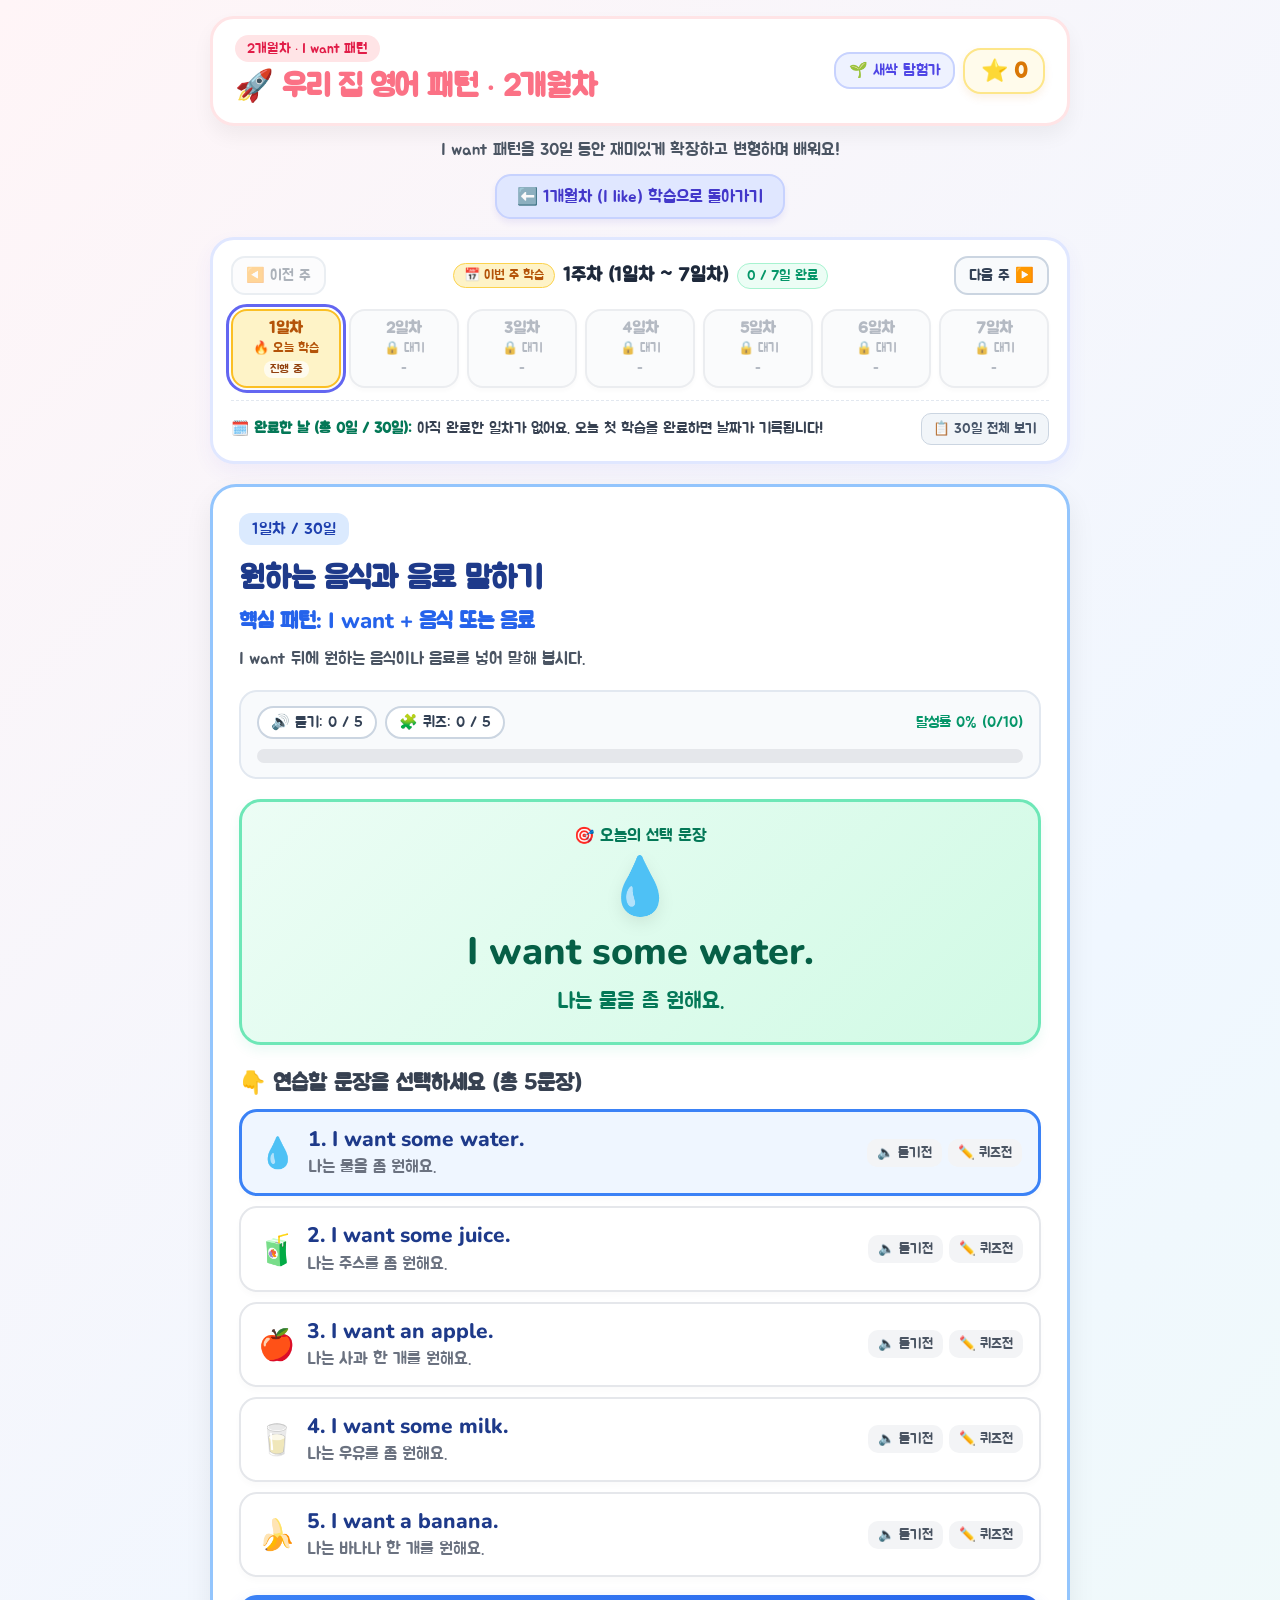
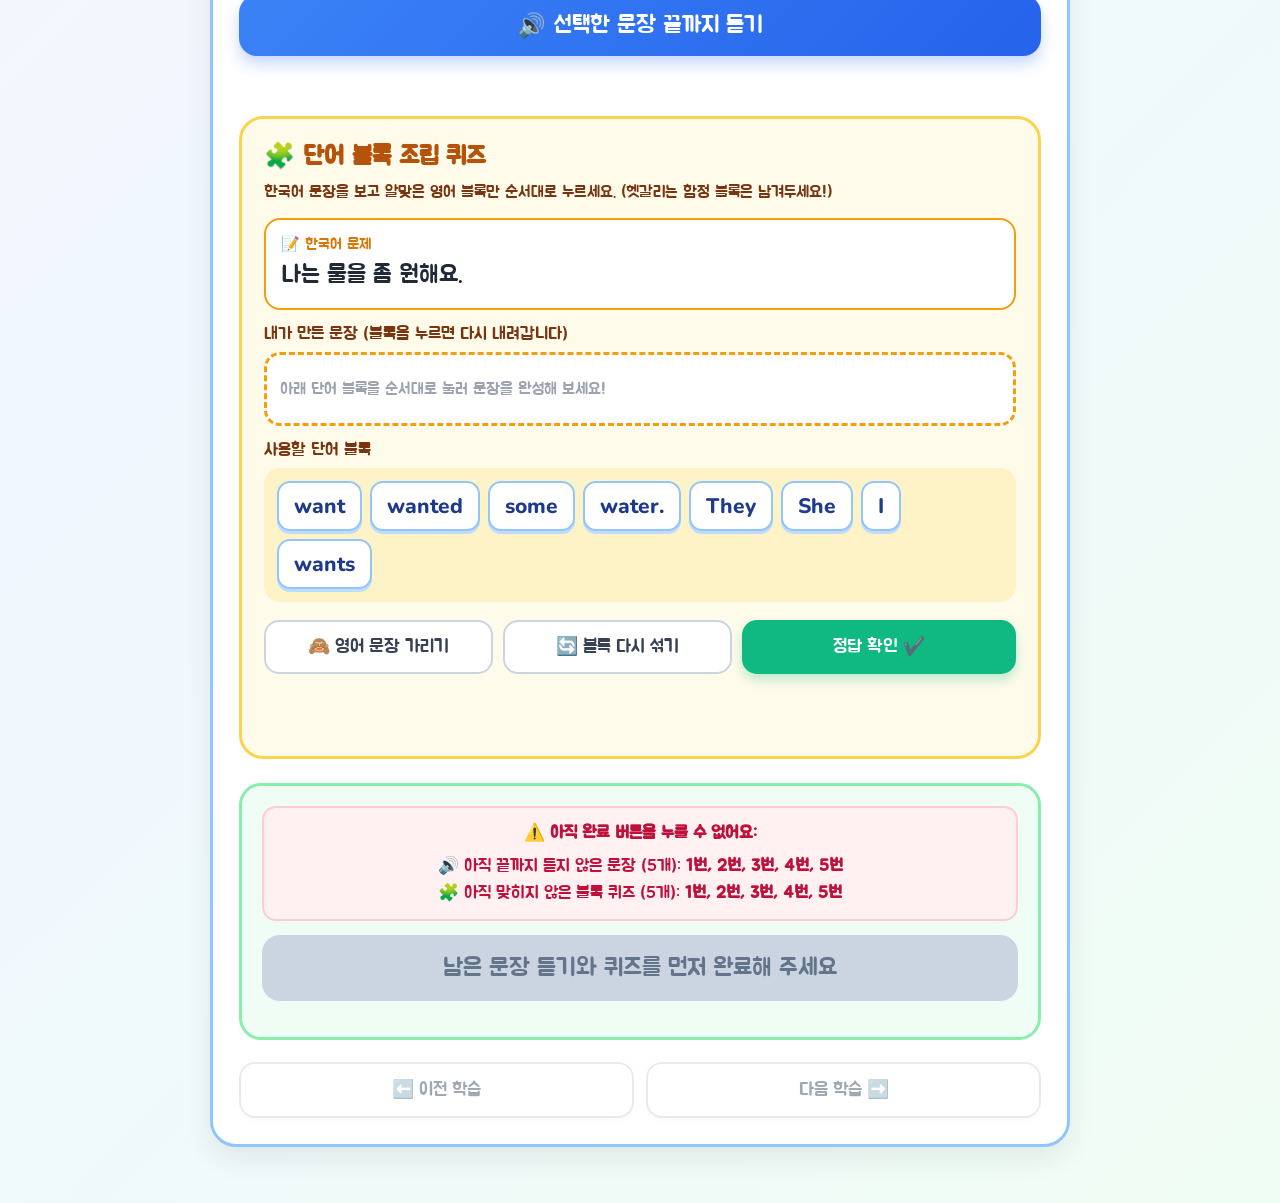
<file: month2.html>
<!DOCTYPE html>
<html lang="ko">
<head>
  <meta charset="UTF-8">
  <meta name="viewport" content="width=device-width, initial-scale=1.0, maximum-scale=5.0">
  <title>우리 집 영어 패턴 - 2개월차</title>
  <style>
@import url('https://fonts.googleapis.com/css2?family=Jua&family=Nunito:wght@600;800&display=swap');

* {
  box-sizing: border-box;
}

html, body {
  margin: 0;
  padding: 0;
  width: 100%;
  overflow-x: hidden;
  -webkit-text-size-adjust: 100%;
  text-size-adjust: 100%;
}

body {
  padding: 16px;
  background: linear-gradient(135deg, #FFF5F7 0%, #F0F7FF 50%, #F0FDF4 100%);
  color: #1F2937;
  font-family: 'Jua', 'Nunito', 'Apple SD Gothic Neo', 'Malgun Gothic', 'Apple Color Emoji', 'Segoe UI Emoji', 'Noto Color Emoji', sans-serif;
  min-height: 100vh;
  word-break: keep-all;
  overflow-wrap: break-word;
}

button {
  font-family: inherit;
  word-break: keep-all;
  transition: transform 0.12s ease, box-shadow 0.12s ease, background-color 0.15s ease;
  -webkit-tap-highlight-color: transparent;
}

button:active:not(:disabled) {
  transform: scale(0.97);
}

.emoji-icon {
  font-family: 'Apple Color Emoji', 'Segoe UI Emoji', 'Noto Color Emoji', sans-serif;
  display: inline-flex;
  align-items: center;
  justify-content: center;
  flex-shrink: 0;
  line-height: 1;
  vertical-align: middle;
}

.app {
  width: 100%;
  max-width: 860px;
  margin: 0 auto;
  padding-bottom: 40px;
}

/* Header & Scoreboard */
.app-header {
  margin-bottom: 18px;
  text-align: center;
}

.header-top {
  display: flex;
  justify-content: space-between;
  align-items: center;
  background: white;
  padding: 16px 22px;
  border-radius: 24px;
  box-shadow: 0 10px 20px rgba(0, 0, 0, 0.05);
  border: 3px solid #FFE4E6;
  margin-bottom: 12px;
  gap: 12px;
  flex-wrap: wrap;
}

.title-group {
  text-align: left;
  min-width: 0;
}

.course-pill {
  display: inline-flex;
  align-items: center;
  gap: 4px;
  background: #FFE4E6;
  color: #E11D48;
  padding: 4px 12px;
  border-radius: 999px;
  font-size: 14px;
  margin-bottom: 6px;
  white-space: nowrap;
}

.app-title {
  margin: 0;
  font-size: clamp(22px, 5vw, 31px);
  color: #FB7185;
  letter-spacing: -0.5px;
  line-height: 1.25;
  display: flex;
  align-items: center;
  gap: 8px;
  flex-wrap: wrap;
}

.scoreboard-group {
  display: flex;
  align-items: center;
  gap: 8px;
  flex-wrap: wrap;
  flex-shrink: 0;
}

.level-badge {
  background: #EEF2FF;
  color: #4F46E5;
  border: 2px solid #C7D2FE;
  padding: 7px 13px;
  border-radius: 16px;
  font-size: 15px;
  white-space: nowrap;
  display: inline-flex;
  align-items: center;
  gap: 5px;
}

.scoreboard {
  background: #FFFBEB;
  padding: 7px 16px;
  border-radius: 18px;
  font-size: 22px;
  font-weight: bold;
  color: #D97706;
  border: 2px solid #FDE68A;
  box-shadow: 0 4px 8px rgba(217, 119, 6, 0.1);
  display: inline-flex;
  align-items: center;
  gap: 6px;
  white-space: nowrap;
}

.star-icon {
  display: inline-flex;
  animation: bounce 2s infinite;
}

.app-description {
  color: #4B5563;
  font-size: 17px;
  margin: 0 0 12px;
  line-height: 1.45;
}

.nav-links a.nav-btn {
  display: inline-flex;
  align-items: center;
  justify-content: center;
  gap: 6px;
  background: #E0E7FF;
  color: #4338CA;
  text-decoration: none;
  padding: 10px 20px;
  border-radius: 16px;
  font-size: 17px;
  border: 2px solid #C7D2FE;
  box-shadow: 0 4px 6px rgba(67, 56, 202, 0.08);
  white-space: nowrap;
}

.nav-links a.nav-btn:hover {
  background: #C7D2FE;
}

/* Weekly Panel (This Week View + Completed Dates) */
.week-panel {
  background: white;
  border: 3px solid #E0E7FF;
  border-radius: 24px;
  padding: 16px 18px;
  margin-bottom: 20px;
  box-shadow: 0 8px 20px rgba(79, 70, 229, 0.06);
}

.week-header {
  display: flex;
  justify-content: space-between;
  align-items: center;
  gap: 8px;
  margin-bottom: 14px;
}

.week-nav-btn {
  background: #F8FAFC;
  border: 2px solid #CBD5E1;
  color: #334155;
  padding: 8px 13px;
  border-radius: 14px;
  font-size: 15px;
  cursor: pointer;
  white-space: nowrap;
  flex-shrink: 0;
  display: inline-flex;
  align-items: center;
  gap: 4px;
}

.week-nav-btn:hover:not(:disabled) {
  background: #EFF6FF;
  border-color: #93C5FD;
  color: #1D4ED8;
}

.week-nav-btn:disabled {
  opacity: 0.4;
  cursor: not-allowed;
}

.week-title-wrap {
  display: flex;
  align-items: center;
  justify-content: center;
  flex-wrap: wrap;
  gap: 6px 8px;
  text-align: center;
  min-width: 0;
}

.week-badge {
  background: #DBEAFE;
  color: #1D4ED8;
  border: 1.5px solid #93C5FD;
  padding: 3px 10px;
  border-radius: 999px;
  font-size: 13px;
  white-space: nowrap;
}

.week-badge.this-week {
  background: #FEF3C7;
  color: #B45309;
  border-color: #FCD34D;
}

.week-title {
  font-size: 19px;
  color: #1E293B;
  white-space: nowrap;
}

.week-subcount {
  font-size: 14px;
  color: #059669;
  background: #ECFDF5;
  border: 1.5px solid #A7F3D0;
  padding: 3px 9px;
  border-radius: 999px;
  white-space: nowrap;
}

/* Day Menu Grid (7 days per week) */
.day-menu {
  display: grid;
  grid-template-columns: repeat(7, minmax(0, 1fr));
  gap: 8px;
}

.day-button {
  min-height: 76px;
  padding: 8px 4px;
  border: 2px solid #E5E7EB;
  border-radius: 16px;
  background-color: white;
  color: #6B7280;
  cursor: pointer;
  box-shadow: 0 3px 6px rgba(0, 0, 0, 0.03);
  display: flex;
  flex-direction: column;
  align-items: center;
  justify-content: center;
  gap: 4px;
  text-align: center;
  min-width: 0;
}

.day-button:hover:not(:disabled) {
  transform: translateY(-2px);
}

.day-button.completed {
  border-color: #34D399;
  background-color: #ECFDF5;
  color: #047857;
}

.day-button.current {
  border-color: #FBBF24;
  background-color: #FEF3C7;
  color: #B45309;
  animation: pulse 2s infinite;
}

.day-button.locked {
  background-color: #F9FAFB;
  color: #9CA3AF;
  cursor: not-allowed;
  opacity: 0.75;
}

.day-button.selected {
  outline: 3.5px solid #6366F1;
  outline-offset: 2px;
}

.day-num {
  display: block;
  font-size: 16px;
  font-weight: bold;
  line-height: 1.15;
  white-space: nowrap;
}

.day-state {
  display: inline-flex;
  align-items: center;
  justify-content: center;
  gap: 3px;
  font-size: 13px;
  line-height: 1.15;
  white-space: nowrap;
}

.day-date {
  display: block;
  font-size: 11.5px;
  line-height: 1.15;
  padding: 2px 6px;
  border-radius: 8px;
  background: rgba(255, 255, 255, 0.85);
  color: #065F46;
  white-space: nowrap;
  max-width: 100%;
}

.day-button.current .day-date {
  color: #92400E;
  background: rgba(255, 255, 255, 0.7);
}

.day-button.locked .day-date {
  color: #9CA3AF;
  background: transparent;
}

/* Completed Days Summary Bar inside Week Panel */
.week-footer {
  margin-top: 12px;
  padding-top: 12px;
  border-top: 1.5px dashed #E2E8F0;
  display: flex;
  justify-content: space-between;
  align-items: center;
  gap: 10px;
  flex-wrap: wrap;
}

.completed-summary-text {
  font-size: 14.5px;
  color: #374151;
  line-height: 1.5;
  text-align: left;
  flex: 1;
  min-width: 200px;
}

.completed-summary-text strong {
  color: #047857;
}

.completed-day-chip {
  display: inline-flex;
  align-items: center;
  gap: 3px;
  background: #ECFDF5;
  border: 1px solid #A7F3D0;
  color: #065F46;
  border-radius: 999px;
  padding: 2px 8px;
  font-size: 13px;
  margin: 2px 3px 2px 0;
  white-space: nowrap;
}

.week-footer-actions {
  display: flex;
  align-items: center;
  gap: 6px;
  flex-shrink: 0;
}

.small-link-btn {
  background: #F1F5F9;
  border: 1.5px solid #CBD5E1;
  color: #475569;
  padding: 6px 11px;
  border-radius: 10px;
  font-size: 13.5px;
  cursor: pointer;
  white-space: nowrap;
}

.small-link-btn:hover {
  background: #E2E8F0;
  color: #1E293B;
}

/* Review Card & Difficulty Card */
.review-card,
.difficulty-card {
  background: white;
  padding: 26px;
  border-radius: 26px;
  box-shadow: 0 12px 28px rgba(99, 102, 241, 0.12);
  margin-bottom: 22px;
  border: 3px solid #818CF8;
}

.review-header {
  display: flex;
  justify-content: space-between;
  align-items: center;
  gap: 8px;
  flex-wrap: wrap;
  margin-bottom: 12px;
}

.review-badge {
  background: #6366F1;
  color: white;
  padding: 6px 14px;
  border-radius: 12px;
  font-size: 16px;
  white-space: nowrap;
}

.review-progress-text {
  font-size: 17px;
  color: #4F46E5;
  background: #EEF2FF;
  padding: 6px 12px;
  border-radius: 12px;
  white-space: nowrap;
}

.review-guide {
  color: #4B5563;
  font-size: 17px;
  margin: 0 0 16px;
  line-height: 1.5;
}

.review-content {
  background: linear-gradient(180deg, #F5F3FF 0%, #EEF2FF 100%);
  border: 2px solid #C7D2FE;
  border-radius: 22px;
  padding: 24px 18px;
  text-align: center;
  margin-bottom: 18px;
}

.sentence-emoji-large {
  font-family: 'Apple Color Emoji', 'Segoe UI Emoji', 'Noto Color Emoji', sans-serif;
  font-size: clamp(42px, 8vw, 56px);
  line-height: 1.15;
  margin-bottom: 8px;
  display: inline-flex;
  align-items: center;
  justify-content: center;
  filter: drop-shadow(0 6px 8px rgba(0, 0, 0, 0.08));
  animation: bounce 2.6s infinite;
}

.review-korean {
  font-size: clamp(20px, 4.5vw, 27px);
  color: #1F2937;
  text-align: center;
  margin: 10px 0;
  line-height: 1.45;
}

.review-english-container {
  margin-top: 14px;
  padding: 14px 16px;
  background: white;
  border-radius: 16px;
  border: 2px dashed #6366F1;
}

.review-english {
  font-size: clamp(21px, 5vw, 30px);
  color: #059669;
  text-align: center;
  margin: 0;
  font-family: 'Nunito', sans-serif;
  font-weight: 800;
  line-height: 1.35;
}

.hidden {
  display: none !important;
}

.review-buttons {
  display: grid;
  grid-template-columns: 1fr 1fr 1.2fr;
  gap: 10px;
  margin-top: 16px;
}

.diff-icon-header {
  display: inline-flex;
  align-items: center;
  gap: 6px;
  background: #FEF3C7;
  color: #D97706;
  border: 2px solid #FDE68A;
  padding: 6px 16px;
  border-radius: 999px;
  font-size: 17px;
  margin-bottom: 12px;
}

.diff-examples {
  background: #F8FAFC;
  border: 2px solid #E2E8F0;
  border-radius: 18px;
  padding: 16px;
  margin: 16px 0;
  text-align: left;
}

.diff-example-item {
  padding: 12px 14px;
  border-radius: 14px;
  margin-bottom: 10px;
}

.diff-example-item:last-child {
  margin-bottom: 0;
}

.diff-example-item.basic-box {
  background: #EFF6FF;
  border: 2px solid #BFDBFE;
}

.diff-example-item.adv-box {
  background: #FFF1F2;
  border: 2px solid #FECDD3;
}

.diff-example-tag {
  display: inline-block;
  font-size: 14px;
  padding: 3px 10px;
  border-radius: 8px;
  margin-bottom: 6px;
  white-space: nowrap;
}

.basic-box .diff-example-tag {
  background: #2563EB;
  color: white;
}

.adv-box .diff-example-tag {
  background: #E11D48;
  color: white;
}

.diff-example-eng {
  font-family: 'Nunito', sans-serif;
  font-weight: 800;
  font-size: clamp(18px, 4vw, 22px);
  margin: 4px 0;
  color: #1E293B;
  line-height: 1.35;
}

.diff-example-kor {
  font-size: 15.5px;
  color: #475569;
  margin: 0;
}

.difficulty-buttons {
  display: grid;
  grid-template-columns: 1fr 1fr;
  gap: 12px;
  margin-top: 18px;
}

/* Main Lesson Card */
.lesson-card {
  background: white;
  padding: 26px;
  border-radius: 26px;
  box-shadow: 0 12px 28px rgba(0, 0, 0, 0.07);
  border: 3px solid #93C5FD;
}

.lesson-header {
  display: flex;
  justify-content: space-between;
  align-items: center;
  margin-bottom: 14px;
  gap: 8px;
  flex-wrap: wrap;
}

.lesson-badges {
  display: flex;
  align-items: center;
  gap: 8px;
  flex-wrap: wrap;
}

.day-label {
  display: inline-flex;
  align-items: center;
  padding: 6px 13px;
  border-radius: 12px;
  background-color: #DBEAFE;
  color: #1E40AF;
  font-size: 16px;
  margin: 0;
  white-space: nowrap;
}

.diff-badge {
  display: inline-flex;
  align-items: center;
  gap: 4px;
  background: #FEE2E2;
  color: #DC2626;
  border: 2px solid #FECACA;
  padding: 5px 11px;
  border-radius: 12px;
  font-size: 15px;
  white-space: nowrap;
}

.completed-date-badge {
  display: inline-flex;
  align-items: center;
  gap: 4px;
  background: #ECFDF5;
  color: #047857;
  border: 2px solid #6EE7B7;
  padding: 5px 12px;
  border-radius: 12px;
  font-size: 14.5px;
  cursor: pointer;
  white-space: nowrap;
}

.completed-date-badge:hover {
  background: #D1FAE5;
}

.mini-review-btn {
  background: #EEF2FF;
  color: #4338CA;
  border: 2px solid #C7D2FE;
  padding: 7px 13px;
  border-radius: 12px;
  font-size: 14.5px;
  cursor: pointer;
  white-space: nowrap;
  display: inline-flex;
  align-items: center;
  gap: 4px;
}

.mini-review-btn:hover {
  background: #E0E7FF;
}

.lesson-title {
  font-size: clamp(23px, 5vw, 31px);
  margin: 0 0 8px;
  color: #1E3A8A;
  line-height: 1.3;
}

.lesson-focus {
  font-size: clamp(18px, 4vw, 22px);
  color: #2563EB;
  margin: 0 0 10px;
  font-family: 'Nunito', 'Jua', sans-serif;
  font-weight: 800;
  line-height: 1.35;
}

.lesson-guide {
  font-size: 16.5px;
  color: #4B5563;
  margin: 0 0 18px;
  line-height: 1.55;
}

/* Progress Bar */
.daily-progress {
  background: #F8FAFC;
  border: 2px solid #E2E8F0;
  padding: 14px 16px;
  border-radius: 18px;
  margin-bottom: 20px;
}

.progress-stats {
  display: flex;
  justify-content: space-between;
  align-items: center;
  flex-wrap: wrap;
  gap: 8px;
  margin-bottom: 10px;
}

.stat-pills-wrap {
  display: flex;
  align-items: center;
  gap: 8px;
  flex-wrap: wrap;
}

.stat-pill {
  background: white;
  border: 2px solid #CBD5E1;
  padding: 5px 12px;
  border-radius: 999px;
  font-size: 15px;
  color: #334155;
  white-space: nowrap;
  display: inline-flex;
  align-items: center;
  gap: 4px;
}

.stat-pill.done {
  background: #ECFDF5;
  border-color: #34D399;
  color: #047857;
}

.progress-bar-bg {
  width: 100%;
  height: 14px;
  background: #E5E7EB;
  border-radius: 999px;
  overflow: hidden;
}

.progress-bar-fill {
  height: 100%;
  background: linear-gradient(90deg, #34D399, #10B981);
  width: 0%;
  transition: width 0.35s ease;
}

.progress-text {
  margin: 0;
  font-size: 15px;
  color: #059669;
  white-space: nowrap;
}

/* Sentence Box */
.sentence-box {
  padding: 24px 18px;
  border-radius: 22px;
  background: linear-gradient(135deg, #ECFDF5 0%, #D1FAE5 100%);
  border: 3px solid #6EE7B7;
  text-align: center;
  box-shadow: 0 6px 12px rgba(16, 185, 129, 0.08);
}

.sentence-label {
  margin: 0 0 8px;
  color: #047857;
  font-size: 16.5px;
}

.main-sentence {
  margin: 0 0 10px;
  color: #065F46;
  font-size: clamp(23px, 5.5vw, 38px);
  font-family: 'Nunito', sans-serif;
  font-weight: 800;
  line-height: 1.3;
  word-break: keep-all;
}

.main-meaning {
  margin: 0;
  color: #047857;
  font-size: clamp(17px, 4vw, 22px);
  line-height: 1.45;
}

/* Sentence Choices */
.section-title {
  margin: 24px 0 12px;
  font-size: clamp(18px, 4vw, 22px);
  color: #374151;
}

.sentence-choices {
  display: grid;
  grid-template-columns: 1fr;
  gap: 10px;
}

.sentence-button {
  width: 100%;
  padding: 14px 16px;
  border: 2px solid #E5E7EB;
  border-radius: 18px;
  background-color: white;
  text-align: left;
  cursor: pointer;
  display: flex;
  justify-content: space-between;
  align-items: center;
  gap: 12px;
  box-shadow: 0 4px 6px rgba(0, 0, 0, 0.02);
}

.sentence-button:hover {
  border-color: #93C5FD;
  background-color: #F8FAFC;
}

.sentence-button.selected {
  border-color: #3B82F6;
  background-color: #EFF6FF;
  border-width: 3px;
}

.sentence-button.completed-choice {
  border-color: #34D399;
  background-color: #F0FDF4;
}

.choice-left {
  display: flex;
  align-items: center;
  gap: 12px;
  min-width: 0;
  flex: 1;
}

.choice-emoji {
  font-family: 'Apple Color Emoji', 'Segoe UI Emoji', 'Noto Color Emoji', sans-serif;
  font-size: 30px;
  width: 38px;
  height: 38px;
  display: inline-flex;
  align-items: center;
  justify-content: center;
  flex-shrink: 0;
}

.choice-text-group {
  min-width: 0;
  flex: 1;
}

.choice-english {
  display: block;
  color: #1E3A8A;
  font-size: clamp(17px, 3.8vw, 21px);
  font-family: 'Nunito', sans-serif;
  font-weight: 800;
  margin-bottom: 3px;
  line-height: 1.3;
}

.choice-korean {
  display: block;
  color: #6B7280;
  font-size: clamp(14.5px, 3.3vw, 17px);
  line-height: 1.35;
}

.choice-badges {
  display: flex;
  align-items: center;
  gap: 6px;
  flex-shrink: 0;
  flex-wrap: wrap;
}

.status-chip {
  font-size: 13.5px;
  padding: 5px 10px;
  border-radius: 10px;
  background: #F3F4F6;
  color: #4B5563;
  white-space: nowrap;
  display: inline-flex;
  align-items: center;
  gap: 3px;
}

.status-chip.done {
  background: #D1FAE5;
  color: #065F46;
}

/* Listen Button */
.listen-button {
  width: 100%;
  margin-top: 18px;
  padding: 16px;
  border: none;
  border-radius: 18px;
  background: linear-gradient(135deg, #3B82F6 0%, #2563EB 100%);
  color: white;
  font-size: clamp(19px, 4.5vw, 23px);
  cursor: pointer;
  box-shadow: 0 8px 15px rgba(37, 99, 235, 0.25);
  display: flex;
  align-items: center;
  justify-content: center;
  gap: 8px;
}

.listen-button:hover {
  background: linear-gradient(135deg, #2563EB 0%, #1D4ED8 100%);
}

.status {
  min-height: 26px;
  margin: 10px 0 0;
  color: #2563EB;
  font-size: 16.5px;
  text-align: center;
  line-height: 1.45;
}

/* Quiz Card */
.quiz-card {
  margin-top: 24px;
  padding: 22px;
  border-radius: 24px;
  background-color: #FFFBEB;
  border: 3px solid #FCD34D;
}

.quiz-title {
  margin: 0 0 8px;
  color: #B45309;
  font-size: clamp(20px, 4.5vw, 25px);
}

.quiz-guide {
  margin: 0 0 14px;
  color: #78350F;
  font-size: 16px;
  line-height: 1.5;
}

.quiz-korean-box {
  margin: 14px 0;
  padding: 15px;
  border: 2px solid #F59E0B;
  border-radius: 16px;
  background-color: white;
}

.quiz-korean-label {
  display: block;
  margin-bottom: 5px;
  color: #D97706;
  font-size: 15px;
}

.quiz-korean-prompt {
  margin: 0;
  color: #1F2937;
  font-size: clamp(19px, 4.5vw, 24px);
  line-height: 1.4;
}

.quiz-label {
  margin: 14px 0 8px;
  color: #78350F;
  font-size: 16.5px;
}

.answer-zone {
  display: flex;
  flex-wrap: wrap;
  align-items: center;
  gap: 8px;
  min-height: 74px;
  padding: 13px;
  border: 3px dashed #F59E0B;
  border-radius: 16px;
  background-color: white;
}

.answer-placeholder {
  margin: 0;
  color: #9CA3AF;
  font-size: 16px;
}

.word-bank {
  display: flex;
  flex-wrap: wrap;
  gap: 8px;
  min-height: 68px;
  padding: 13px;
  border-radius: 16px;
  background-color: #FEF3C7;
}

.word-block {
  padding: 9px 15px;
  border: 2px solid #93C5FD;
  border-radius: 13px;
  background-color: white;
  color: #1E3A8A;
  font-size: clamp(17px, 4vw, 21px);
  font-family: 'Nunito', sans-serif;
  font-weight: 800;
  cursor: pointer;
  box-shadow: 0 3px 0 #BFDBFE;
  white-space: nowrap;
}

.word-block:hover {
  transform: translateY(-2px);
}

.word-block.answer-block {
  border-color: #F59E0B;
  background-color: #FFFBEB;
  color: #B45309;
  box-shadow: 0 3px 0 #FDE68A;
}

.quiz-buttons {
  display: grid;
  grid-template-columns: 1fr 1fr 1.2fr;
  gap: 10px;
  margin-top: 18px;
}

.quiz-action-button,
.action-btn {
  padding: 13px 12px;
  border-radius: 15px;
  font-size: 18px;
  cursor: pointer;
  border: none;
  display: inline-flex;
  align-items: center;
  justify-content: center;
  gap: 5px;
  white-space: nowrap;
}

.outline-btn {
  background: white;
  border: 2px solid #CBD5E1;
  color: #374151;
}

.outline-btn:hover {
  background: #F1F5F9;
}

.secondary-btn {
  background: #EFF6FF;
  border: 2px solid #93C5FD;
  color: #1D4ED8;
}

.secondary-btn:hover {
  background: #DBEAFE;
}

.primary-btn {
  background: #10B981;
  color: white;
  box-shadow: 0 6px 12px rgba(16, 185, 129, 0.28);
}

.primary-btn:hover {
  background: #059669;
}

.quiz-feedback {
  text-align: center;
  margin-top: 14px;
  font-size: 18px;
  min-height: 28px;
  line-height: 1.45;
}

.quiz-feedback.correct {
  color: #059669;
  animation: popIn 0.45s;
}

.quiz-feedback.incorrect {
  color: #DC2626;
  animation: shake 0.45s;
}

/* Completion Panel */
.completion-panel {
  margin-top: 24px;
  padding: 20px;
  background: #F0FDF4;
  border: 3px solid #86EFAC;
  border-radius: 22px;
  text-align: center;
}

.completion-reqs {
  margin-bottom: 14px;
  color: #065F46;
  font-size: 17px;
  line-height: 1.55;
}

.req-missing-box {
  background: #FFF1F2;
  border: 2px solid #FECDD3;
  color: #BE123C;
  padding: 12px 14px;
  border-radius: 14px;
  display: inline-block;
  width: 100%;
}

.req-ready-box {
  background: #DCFCE7;
  border: 2px solid #86EFAC;
  color: #15803D;
  padding: 12px 14px;
  border-radius: 14px;
  display: inline-block;
  width: 100%;
}

.complete-lesson-button {
  width: 100%;
  padding: 18px 14px;
  background: linear-gradient(135deg, #10B981 0%, #059669 100%);
  color: white;
  border: none;
  border-radius: 18px;
  font-size: clamp(19px, 4.5vw, 24px);
  box-shadow: 0 8px 15px rgba(16, 185, 129, 0.3);
  cursor: pointer;
}

.complete-lesson-button:disabled {
  background: #CBD5E1;
  color: #64748B;
  box-shadow: none;
  cursor: not-allowed;
}

.completion-message {
  margin-top: 10px;
  color: #065F46;
  font-size: 16px;
  line-height: 1.45;
}

/* Navigation */
.navigation {
  display: grid;
  grid-template-columns: 1fr 1fr;
  gap: 12px;
  margin-top: 22px;
}

.navigation-button {
  padding: 14px 10px;
  border-radius: 16px;
  background: white;
  border: 2px solid #CBD5E1;
  color: #334155;
  font-size: 18px;
  cursor: pointer;
  box-shadow: 0 4px 6px rgba(0, 0, 0, 0.04);
  white-space: nowrap;
}

.navigation-button:hover:not(:disabled) {
  border-color: #3B82F6;
  color: #1D4ED8;
  background: #EFF6FF;
}

.navigation-button:disabled {
  opacity: 0.45;
  cursor: not-allowed;
}

/* Hidden state for Answer */
.lesson-card.answer-hidden .main-sentence,
.lesson-card.answer-hidden .choice-english {
  visibility: hidden;
}

/* Animations */
@keyframes bounce {
  0%, 100% { transform: translateY(0); }
  50% { transform: translateY(-4px); }
}

@keyframes pulse {
  0% { box-shadow: 0 0 0 0 rgba(251, 191, 36, 0.45); }
  70% { box-shadow: 0 0 0 8px rgba(251, 191, 36, 0); }
  100% { box-shadow: 0 0 0 0 rgba(251, 191, 36, 0); }
}

@keyframes popIn {
  0% { transform: scale(0.85); opacity: 0; }
  100% { transform: scale(1); opacity: 1; }
}

@keyframes shake {
  0%, 100% { transform: translateX(0); }
  25% { transform: translateX(-6px); }
  75% { transform: translateX(6px); }
}

/* Confetti Container */
#confetti-container {
  position: fixed;
  top: 0;
  left: 0;
  width: 100%;
  height: 100%;
  pointer-events: none;
  z-index: 9999;
  overflow: hidden;
}

.confetti-piece {
  position: absolute;
  width: 12px;
  height: 22px;
  border-radius: 4px;
  animation: fall 3s linear forwards;
}

@keyframes fall {
  to {
    transform: translateY(105vh) rotate(720deg);
  }
}

/* Mobile Responsive Adjustments */
@media (max-width: 640px) {
  body {
    padding: 10px;
  }

  .header-top {
    flex-direction: column;
    align-items: center;
    text-align: center;
    padding: 14px 14px;
    border-radius: 20px;
  }

  .title-group {
    text-align: center;
    display: flex;
    flex-direction: column;
    align-items: center;
  }

  .app-title {
    justify-content: center;
  }

  .scoreboard-group {
    justify-content: center;
    width: 100%;
  }

  .nav-links a.nav-btn {
    width: 100%;
    font-size: 16px;
    padding: 10px 14px;
  }

  .week-panel {
    padding: 12px 12px;
    border-radius: 20px;
  }

  .week-header {
    gap: 6px;
  }

  .week-nav-btn {
    padding: 7px 10px;
    font-size: 13.5px;
  }

  .week-title {
    font-size: 16.5px;
  }

  .day-menu {
    grid-template-columns: repeat(4, minmax(0, 1fr));
    gap: 6px;
  }

  .day-button {
    min-height: 70px;
    padding: 6px 3px;
    border-radius: 14px;
  }

  .day-num {
    font-size: 14.5px;
  }

  .day-state {
    font-size: 12px;
  }

  .day-date {
    font-size: 11px;
    padding: 1px 4px;
  }

  .week-footer {
    flex-direction: column;
    align-items: stretch;
  }

  .week-footer-actions {
    justify-content: flex-end;
  }

  .lesson-card,
  .review-card,
  .difficulty-card {
    padding: 16px 14px;
    border-radius: 22px;
  }

  .sentence-box {
    padding: 18px 14px;
  }

  .sentence-button {
    flex-direction: column;
    align-items: flex-start;
    padding: 13px 14px;
    gap: 8px;
  }

  .choice-left {
    width: 100%;
  }

  .choice-badges {
    width: 100%;
    justify-content: flex-end;
  }

  .quiz-card {
    padding: 16px 12px;
    border-radius: 20px;
  }

  .quiz-buttons {
    grid-template-columns: 1fr 1fr;
    gap: 8px;
  }

  .quiz-buttons .primary-btn {
    grid-column: 1 / -1;
    padding: 15px;
    font-size: 19px;
  }

  .review-buttons,
  .difficulty-buttons {
    grid-template-columns: 1fr;
    gap: 8px;
  }

  .quiz-action-button,
  .action-btn {
    font-size: 16px;
    padding: 12px 10px;
  }

  .navigation {
    grid-template-columns: 1fr 1fr;
    gap: 8px;
  }

  .navigation-button {
    font-size: 16px;
    padding: 13px 8px;
  }
}

@media (max-width: 360px) {
  .day-menu {
    grid-template-columns: repeat(3, minmax(0, 1fr));
  }
}

  </style>
  <meta name="theme-color" content="#FF9EAA">
  <meta name="apple-mobile-web-app-capable" content="yes">
  <meta name="apple-mobile-web-app-status-bar-style" content="default">
  <meta name="apple-mobile-web-app-title" content="우리 집 영어">
</head>
<body>
  <div id="confetti-container" aria-hidden="true"></div>

  <main class="app">
    <header class="app-header">
      <div class="header-top">
        <div class="title-group">
          <span class="course-pill">2개월차 · I want 패턴</span>
          <h1 class="app-title">🚀 우리 집 영어 패턴 · 2개월차</h1>
        </div>
        <div class="scoreboard-group">
          <div id="level-badge" class="level-badge">🌱 새싹 탐험가</div>
          <div class="scoreboard" aria-label="획득한 별 포인트">
            <span class="star-icon emoji-icon">⭐</span>
            <span id="star-count">0</span>
          </div>
        </div>
      </div>
      <p class="app-description">I want 패턴을 30일 동안 재미있게 확장하고 변형하며 배워요!</p>
      <div class="nav-links">
        <a href="index.html" class="nav-btn">⬅️ 1개월차 (I like) 학습으로 돌아가기</a>
      </div>
    </header>

    <!-- 이번 주 학습 일차 선택 및 완료 날짜 영역 -->
    <section class="week-panel" aria-label="이번 주 학습 일차">
      <div class="week-header">
        <button id="prev-week-btn" class="week-nav-btn" type="button">◀ 이전 주</button>
        <div class="week-title-wrap">
          <span id="week-badge" class="week-badge this-week">📅 이번 주 학습</span>
          <strong id="week-title" class="week-title">1주차 (1일차 ~ 7일차)</strong>
          <span id="week-subcount" class="week-subcount">0 / 7일 완료</span>
        </div>
        <button id="next-week-btn" class="week-nav-btn" type="button">다음 주 ▶</button>
      </div>

      <nav id="day-menu" class="day-menu" aria-label="학습 일차 선택"></nav>

      <div class="week-footer">
        <div id="completed-summary-text" class="completed-summary-text"></div>
        <div class="week-footer-actions">
          <button id="go-this-week-btn" class="small-link-btn" type="button" style="display: none;">🎯 이번 주로 이동</button>
          <button id="toggle-all-days-btn" class="small-link-btn" type="button">📋 30일 전체 보기</button>
        </div>
      </div>
    </section>

    <!-- 전날 복습 카드 영역 -->
    <section id="review-card" class="review-card" style="display: none;" aria-live="polite">
      <div class="review-header">
        <span class="review-badge">💡 어제의 문장 복습</span>
        <span id="review-progress-text" class="review-progress-text">복습 1 / 5</span>
      </div>
      <p class="review-guide">한국어 뜻을 보고 영어로 먼저 말해 보세요! 다 말했으면 다음 카드로 넘어가요.</p>
      <div class="review-content">
        <div id="review-emoji" class="sentence-emoji-large">💬</div>
        <p id="review-korean" class="review-korean"></p>
        <div id="review-english-container" class="review-english-container hidden">
          <p id="review-english" class="review-english"></p>
        </div>
      </div>
      <div class="review-buttons">
        <button id="toggle-review-english-btn" class="action-btn outline-btn" type="button">👀 영어 정답 확인</button>
        <button id="listen-review-btn" class="action-btn secondary-btn" type="button">🔊 발음 듣기</button>
        <button id="next-review-btn" class="action-btn primary-btn" type="button">🗣️ 말했어요! 다음 ➡️</button>
      </div>
    </section>

    <!-- 난이도 선택 영역 -->
    <section id="difficulty-card" class="lesson-card difficulty-card" style="display: none;" aria-live="polite">
      <div class="diff-icon-header">🚀 레벨 업 도전!</div>
      <h2 id="diff-title" class="lesson-title">난이도 선택</h2>
      <p id="diff-desc" class="lesson-guide"></p>
      <div id="diff-examples" class="diff-examples"></div>
      <div class="difficulty-buttons">
        <button id="btn-diff-basic" class="action-btn outline-btn" type="button">아니요, 현재 난이도 유지</button>
        <button id="btn-diff-advanced" class="action-btn primary-btn" type="button">네, 심화 난이도로 학습 🔥</button>
      </div>
    </section>

    <!-- 오늘의 학습 영역 -->
    <section id="lesson-card" class="lesson-card">
      <div class="lesson-header">
        <div class="lesson-badges">
          <p id="day-label" class="day-label"></p>
          <span id="diff-badge" class="diff-badge" style="display: none;">심화 🔥</span>
          <span id="completed-date-badge" class="completed-date-badge" style="display: none;" title="누르면 완료 날짜를 수정할 수 있어요"></span>
        </div>
        <button id="open-review-btn" class="mini-review-btn" type="button" style="display: none;">🔄 어제 문장 복습</button>
      </div>

      <h2 id="lesson-title" class="lesson-title"></h2>
      <p id="lesson-focus" class="lesson-focus"></p>
      <p id="lesson-guide" class="lesson-guide"></p>

      <div class="daily-progress">
        <div class="progress-stats">
          <div class="stat-pills-wrap">
            <span id="listen-stat" class="stat-pill">🔊 듣기: 0 / 5</span>
            <span id="quiz-stat" class="stat-pill">🧩 퀴즈: 0 / 5</span>
          </div>
          <p id="daily-progress-text" class="progress-text">달성률 0% (0/10)</p>
        </div>
        <div class="progress-bar-bg">
          <div id="daily-progress-bar" class="progress-bar-fill"></div>
        </div>
      </div>

      <div class="sentence-box">
        <p class="sentence-label">🎯 오늘의 선택 문장</p>
        <div id="main-emoji" class="sentence-emoji-large">🌟</div>
        <p id="main-sentence" class="main-sentence"></p>
        <p id="main-meaning" class="main-meaning"></p>
      </div>

      <h3 class="section-title">👇 연습할 문장을 선택하세요 (총 5문장)</h3>
      <div id="sentence-choices" class="sentence-choices"></div>

      <button id="listen-button" class="listen-button" type="button">
        <span class="emoji-icon">🔊</span>
        <span>선택한 문장 끝까지 듣기</span>
      </button>
      <p id="status" class="status" aria-live="polite"></p>

      <section class="quiz-card">
        <h3 class="quiz-title">🧩 단어 블록 조립 퀴즈</h3>
        <p class="quiz-guide">한국어 문장을 보고 알맞은 영어 블록만 순서대로 누르세요. (헷갈리는 함정 블록은 남겨두세요!)</p>

        <div class="quiz-korean-box">
          <span class="quiz-korean-label">📝 한국어 문제</span>
          <p id="quiz-korean-prompt" class="quiz-korean-prompt"></p>
        </div>

        <p class="quiz-label">내가 만든 문장 (블록을 누르면 다시 내려갑니다)</p>
        <div id="answer-zone" class="answer-zone"></div>

        <p class="quiz-label">사용할 단어 블록</p>
        <div id="word-bank" class="word-bank"></div>

        <div class="quiz-buttons">
          <button id="toggle-answer-button" class="quiz-action-button outline-btn" type="button">🙈 영어 문장 가리기</button>
          <button id="reset-quiz-button" class="quiz-action-button outline-btn" type="button">🔄 블록 다시 섞기</button>
          <button id="check-answer-button" class="quiz-action-button primary-btn" type="button">정답 확인 ✔️</button>
        </div>
        <p id="quiz-feedback" class="quiz-feedback" aria-live="polite"></p>
      </section>

      <section class="completion-panel">
        <div id="completion-reqs" class="completion-reqs"></div>
        <button id="complete-lesson-button" class="complete-lesson-button" type="button">
          🎉 오늘 학습 완료하기
        </button>
        <p id="completion-message" class="completion-message" aria-live="polite"></p>
      </section>

      <div class="navigation">
        <button id="previous-button" class="navigation-button" type="button">⬅️ 이전 학습</button>
        <button id="next-button" class="navigation-button" type="button">다음 학습 ➡️</button>
      </div>
    </section>
  </main>

  <script>
const COURSE_ID = "month2";
window.COURSE_DATA = {
  "courseId": "month2",
  "courseName": "2개월차",
  "patternName": "I want",
  "nextCourseUrl": null,
  "basicExample": "She wants to read.",
  "advancedExample": "Where did she want to read the book yesterday?",
  "lessons": [
    {
      "day": 1,
      "title": "원하는 음식과 음료 말하기",
      "focus": "I want + 음식 또는 음료",
      "guide": "I want 뒤에 원하는 음식이나 음료를 넣어 말해 봅시다.",
      "sentences": [
        {
          "english": "I want some water.",
          "korean": "나는 물을 좀 원해요.",
          "distractors": []
        },
        {
          "english": "I want some juice.",
          "korean": "나는 주스를 좀 원해요.",
          "distractors": []
        },
        {
          "english": "I want an apple.",
          "korean": "나는 사과 한 개를 원해요.",
          "distractors": []
        },
        {
          "english": "I want some milk.",
          "korean": "나는 우유를 좀 원해요.",
          "distractors": []
        },
        {
          "english": "I want a banana.",
          "korean": "나는 바나나 한 개를 원해요.",
          "distractors": []
        }
      ],
      "advancedSentences": []
    },
    {
      "day": 2,
      "title": "원하는 물건 말하기",
      "focus": "I want + 물건",
      "guide": "가지고 싶은 물건을 I want 뒤에 넣어 말해 봅시다.",
      "sentences": [
        {
          "english": "I want a new pencil.",
          "korean": "나는 새 연필을 원해요.",
          "distractors": []
        },
        {
          "english": "I want a blue backpack.",
          "korean": "나는 파란색 가방을 원해요.",
          "distractors": []
        },
        {
          "english": "I want that book.",
          "korean": "나는 저 책을 원해요.",
          "distractors": []
        },
        {
          "english": "I want a red notebook.",
          "korean": "나는 빨간 공책을 원해요.",
          "distractors": []
        },
        {
          "english": "I want those shoes.",
          "korean": "나는 저 신발을 원해요.",
          "distractors": []
        }
      ],
      "advancedSentences": []
    },
    {
      "day": 3,
      "title": "하고 싶은 활동 말하기",
      "focus": "I want to + 동사원형",
      "guide": "하고 싶은 활동을 말할 때 want 뒤에 to와 동사원형을 사용합니다.",
      "sentences": [
        {
          "english": "I want to read.",
          "korean": "나는 책을 읽고 싶어요.",
          "distractors": []
        },
        {
          "english": "I want to draw.",
          "korean": "나는 그림을 그리고 싶어요.",
          "distractors": []
        },
        {
          "english": "I want to swim.",
          "korean": "나는 수영하고 싶어요.",
          "distractors": []
        },
        {
          "english": "I want to sing.",
          "korean": "나는 노래하고 싶어요.",
          "distractors": []
        },
        {
          "english": "I want to dance.",
          "korean": "나는 춤추고 싶어요.",
          "distractors": []
        }
      ],
      "advancedSentences": []
    },
    {
      "day": 4,
      "title": "활동의 대상 붙이기",
      "focus": "I want to + 활동 + 대상",
      "guide": "하고 싶은 활동 뒤에 그 활동의 대상을 붙여 봅시다.",
      "sentences": [
        {
          "english": "I want to read this book.",
          "korean": "나는 이 책을 읽고 싶어요.",
          "distractors": []
        },
        {
          "english": "I want to draw a cat.",
          "korean": "나는 고양이를 그리고 싶어요.",
          "distractors": []
        },
        {
          "english": "I want to play soccer.",
          "korean": "나는 축구를 하고 싶어요.",
          "distractors": []
        },
        {
          "english": "I want to watch a movie.",
          "korean": "나는 영화를 보고 싶어요.",
          "distractors": []
        },
        {
          "english": "I want to make cookies.",
          "korean": "나는 쿠키를 만들고 싶어요.",
          "distractors": []
        }
      ],
      "advancedSentences": [
        {
          "english": "I really want to read this book after dinner.",
          "korean": "나는 저녁 식사 후에 정말 이 책을 읽고 싶어요.",
          "distractors": [
            "wants",
            "wanted",
            "usually",
            "Did"
          ]
        },
        {
          "english": "She wanted to read this book yesterday, but she does not want to do it today.",
          "korean": "그녀는 어제 이 책을 읽고 싶었지만 오늘은 그러고 싶어 하지 않아요.",
          "distractors": [
            "wants",
            "did not",
            "wanting",
            "I"
          ]
        },
        {
          "english": "Where does he want to read this book?",
          "korean": "그는 어디에서 이 책을 읽고 싶어 하나요?",
          "distractors": [
            "Do",
            "Did",
            "wants",
            "She",
            "When"
          ]
        },
        {
          "english": "When did they want to read this book?",
          "korean": "그들은 언제 이 책을 읽고 싶어 했나요?",
          "distractors": [
            "Do",
            "Does",
            "wanted",
            "Where",
            "she"
          ]
        },
        {
          "english": "Did you want to read this book because you were curious?",
          "korean": "당신은 궁금했기 때문에 이 책을 읽고 싶었나요?",
          "distractors": [
            "Do",
            "Does",
            "wanted",
            "wants",
            "Where"
          ]
        }
      ]
    },
    {
      "day": 5,
      "title": "가고 싶은 장소 말하기",
      "focus": "I want to go to + 장소",
      "guide": "가고 싶은 장소를 go to 뒤에 붙여 말해 봅시다.",
      "sentences": [
        {
          "english": "I want to go to the park.",
          "korean": "나는 공원에 가고 싶어요.",
          "distractors": []
        },
        {
          "english": "I want to go to the library.",
          "korean": "나는 도서관에 가고 싶어요.",
          "distractors": []
        },
        {
          "english": "I want to go to the beach.",
          "korean": "나는 해변에 가고 싶어요.",
          "distractors": []
        },
        {
          "english": "I want to go to the museum.",
          "korean": "나는 박물관에 가고 싶어요.",
          "distractors": []
        },
        {
          "english": "I want to go to the zoo.",
          "korean": "나는 동물원에 가고 싶어요.",
          "distractors": []
        }
      ],
      "advancedSentences": [
        {
          "english": "I really want to play soccer after school.",
          "korean": "나는 방과 후에 정말 축구를 하고 싶어요.",
          "distractors": [
            "wants",
            "wanted",
            "usually",
            "Did"
          ]
        },
        {
          "english": "She wanted to play soccer yesterday, but she does not want to do it today.",
          "korean": "그녀는 어제 축구를 하고 싶었지만 오늘은 그러고 싶어 하지 않아요.",
          "distractors": [
            "wants",
            "did not",
            "wanting",
            "I"
          ]
        },
        {
          "english": "Where does he want to play soccer?",
          "korean": "그는 어디에서 축구를 하고 싶어 하나요?",
          "distractors": [
            "Do",
            "Did",
            "wants",
            "She",
            "When"
          ]
        },
        {
          "english": "When did they want to play soccer?",
          "korean": "그들은 언제 축구를 하고 싶어 했나요?",
          "distractors": [
            "Do",
            "Does",
            "wanted",
            "Where",
            "she"
          ]
        },
        {
          "english": "Did you want to play soccer because you were excited?",
          "korean": "당신은 신이 났기 때문에 축구를 하고 싶었나요?",
          "distractors": [
            "Do",
            "Does",
            "wanted",
            "wants",
            "Where"
          ]
        }
      ]
    },
    {
      "day": 6,
      "title": "함께하고 싶은 사람 말하기",
      "focus": "I want to + 활동 + with + 사람",
      "guide": "누구와 함께 활동하고 싶은지 말해 봅시다.",
      "sentences": [
        {
          "english": "I want to play with my friends.",
          "korean": "나는 친구들과 놀고 싶어요.",
          "distractors": []
        },
        {
          "english": "I want to cook with my dad.",
          "korean": "나는 아빠와 요리하고 싶어요.",
          "distractors": []
        },
        {
          "english": "I want to read with my mom.",
          "korean": "나는 엄마와 책을 읽고 싶어요.",
          "distractors": []
        },
        {
          "english": "I want to walk with my family.",
          "korean": "나는 가족과 함께 걷고 싶어요.",
          "distractors": []
        },
        {
          "english": "I want to sing with my sister.",
          "korean": "나는 여동생과 함께 노래하고 싶어요.",
          "distractors": []
        }
      ],
      "advancedSentences": [
        {
          "english": "I really want to draw a picture this afternoon.",
          "korean": "나는 오늘 오후에 정말 그림을 그리고 싶어요.",
          "distractors": [
            "wants",
            "wanted",
            "usually",
            "Did"
          ]
        },
        {
          "english": "She wanted to draw a picture yesterday, but she does not want to do it today.",
          "korean": "그녀는 어제 그림을 그리고 싶었지만 오늘은 그러고 싶어 하지 않아요.",
          "distractors": [
            "wants",
            "did not",
            "wanting",
            "I"
          ]
        },
        {
          "english": "Where does he want to draw a picture?",
          "korean": "그는 어디에서 그림을 그리고 싶어 하나요?",
          "distractors": [
            "Do",
            "Did",
            "wants",
            "She",
            "When"
          ]
        },
        {
          "english": "When did they want to draw a picture?",
          "korean": "그들은 언제 그림을 그리고 싶어 했나요?",
          "distractors": [
            "Do",
            "Does",
            "wanted",
            "Where",
            "she"
          ]
        },
        {
          "english": "Did you want to draw a picture because you were creative?",
          "korean": "당신은 창의적인 활동을 하고 싶었기 때문에 그림을 그리고 싶었나요?",
          "distractors": [
            "Do",
            "Does",
            "wanted",
            "wants",
            "Where"
          ]
        }
      ]
    },
    {
      "day": 7,
      "title": "하고 싶은 시간 말하기",
      "focus": "I want to + 활동 + 시간",
      "guide": "언제 활동하고 싶은지 시간을 붙여 말해 봅시다.",
      "sentences": [
        {
          "english": "I want to play after school.",
          "korean": "나는 방과 후에 놀고 싶어요.",
          "distractors": []
        },
        {
          "english": "I want to read before bed.",
          "korean": "나는 자기 전에 책을 읽고 싶어요.",
          "distractors": []
        },
        {
          "english": "I want to swim this weekend.",
          "korean": "나는 이번 주말에 수영하고 싶어요.",
          "distractors": []
        },
        {
          "english": "I want to draw after dinner.",
          "korean": "나는 저녁 식사 후에 그림을 그리고 싶어요.",
          "distractors": []
        },
        {
          "english": "I want to play tomorrow.",
          "korean": "나는 내일 놀고 싶어요.",
          "distractors": []
        }
      ],
      "advancedSentences": [
        {
          "english": "I really want to cook dinner tonight.",
          "korean": "나는 오늘 밤에 정말 저녁을 요리하고 싶어요.",
          "distractors": [
            "wants",
            "wanted",
            "usually",
            "Did"
          ]
        },
        {
          "english": "She wanted to cook dinner yesterday, but she does not want to do it today.",
          "korean": "그녀는 어제 저녁을 요리하고 싶었지만 오늘은 그러고 싶어 하지 않아요.",
          "distractors": [
            "wants",
            "did not",
            "wanting",
            "I"
          ]
        },
        {
          "english": "Where does he want to cook dinner?",
          "korean": "그는 어디에서 저녁을 요리하고 싶어 하나요?",
          "distractors": [
            "Do",
            "Did",
            "wants",
            "She",
            "When"
          ]
        },
        {
          "english": "When did they want to cook dinner?",
          "korean": "그들은 언제 저녁을 요리하고 싶어 했나요?",
          "distractors": [
            "Do",
            "Does",
            "wanted",
            "Where",
            "she"
          ]
        },
        {
          "english": "Did you want to cook dinner because you were hungry?",
          "korean": "당신은 배가 고팠기 때문에 저녁을 요리하고 싶었나요?",
          "distractors": [
            "Do",
            "Does",
            "wanted",
            "wants",
            "Where"
          ]
        }
      ]
    },
    {
      "day": 8,
      "title": "원하는 물건 질문하기",
      "focus": "Do you want + 명사?",
      "guide": "상대방이 무엇을 원하는지 Do you want를 사용해 물어봅시다.",
      "sentences": [
        {
          "english": "Do you want some water?",
          "korean": "너는 물을 좀 원하니?",
          "distractors": []
        },
        {
          "english": "Do you want an apple?",
          "korean": "너는 사과 한 개를 원하니?",
          "distractors": []
        },
        {
          "english": "Do you want this book?",
          "korean": "너는 이 책을 원하니?",
          "distractors": []
        },
        {
          "english": "Do you want some milk?",
          "korean": "너는 우유를 좀 원하니?",
          "distractors": []
        },
        {
          "english": "Do you want a new pencil?",
          "korean": "너는 새 연필을 원하니?",
          "distractors": []
        }
      ],
      "advancedSentences": [
        {
          "english": "I really want to meet my friends this weekend.",
          "korean": "나는 이번 주말에 정말 친구들을 만나고 싶어요.",
          "distractors": [
            "wants",
            "wanted",
            "usually",
            "Did"
          ]
        },
        {
          "english": "She wanted to meet my friends yesterday, but she does not want to do it today.",
          "korean": "그녀는 어제 친구들을 만나고 싶었지만 오늘은 그러고 싶어 하지 않아요.",
          "distractors": [
            "wants",
            "did not",
            "wanting",
            "I"
          ]
        },
        {
          "english": "Where does he want to meet my friends?",
          "korean": "그는 어디에서 친구들을 만나고 싶어 하나요?",
          "distractors": [
            "Do",
            "Did",
            "wants",
            "She",
            "When"
          ]
        },
        {
          "english": "When did they want to meet my friends?",
          "korean": "그들은 언제 친구들을 만나고 싶어 했나요?",
          "distractors": [
            "Do",
            "Does",
            "wanted",
            "Where",
            "she"
          ]
        },
        {
          "english": "Did you want to meet my friends because you were lonely?",
          "korean": "당신은 외로웠기 때문에 친구들을 만나고 싶었나요?",
          "distractors": [
            "Do",
            "Does",
            "wanted",
            "wants",
            "Where"
          ]
        }
      ]
    },
    {
      "day": 9,
      "title": "하고 싶은 활동 질문하기",
      "focus": "Do you want to + 동사원형?",
      "guide": "상대방이 무엇을 하고 싶은지 질문해 봅시다.",
      "sentences": [
        {
          "english": "Do you want to read?",
          "korean": "너는 책을 읽고 싶니?",
          "distractors": []
        },
        {
          "english": "Do you want to play soccer?",
          "korean": "너는 축구를 하고 싶니?",
          "distractors": []
        },
        {
          "english": "Do you want to go outside?",
          "korean": "너는 밖에 나가고 싶니?",
          "distractors": []
        },
        {
          "english": "Do you want to draw?",
          "korean": "너는 그림을 그리고 싶니?",
          "distractors": []
        },
        {
          "english": "Do you want to swim?",
          "korean": "너는 수영하고 싶니?",
          "distractors": []
        }
      ],
      "advancedSentences": [
        {
          "english": "I really want to practice English before class.",
          "korean": "나는 수업 전에 정말 영어를 연습하고 싶어요.",
          "distractors": [
            "wants",
            "wanted",
            "usually",
            "Did"
          ]
        },
        {
          "english": "She wanted to practice English yesterday, but she does not want to do it today.",
          "korean": "그녀는 어제 영어를 연습하고 싶었지만 오늘은 그러고 싶어 하지 않아요.",
          "distractors": [
            "wants",
            "did not",
            "wanting",
            "I"
          ]
        },
        {
          "english": "Where does he want to practice English?",
          "korean": "그는 어디에서 영어를 연습하고 싶어 하나요?",
          "distractors": [
            "Do",
            "Did",
            "wants",
            "She",
            "When"
          ]
        },
        {
          "english": "When did they want to practice English?",
          "korean": "그들은 언제 영어를 연습하고 싶어 했나요?",
          "distractors": [
            "Do",
            "Does",
            "wanted",
            "Where",
            "she"
          ]
        },
        {
          "english": "Did you want to practice English because you were ready?",
          "korean": "당신은 수업을 준비하고 싶었기 때문에 영어를 연습하고 싶었나요?",
          "distractors": [
            "Do",
            "Does",
            "wanted",
            "wants",
            "Where"
          ]
        }
      ]
    },
    {
      "day": 10,
      "title": "질문에 대답하기",
      "focus": "Yes, I do. / No, I don't.",
      "guide": "Do you want로 시작하는 질문에 긍정이나 부정으로 대답해 봅시다.",
      "sentences": [
        {
          "english": "Yes, I do.",
          "korean": "네, 그래요.",
          "distractors": []
        },
        {
          "english": "No, I don't.",
          "korean": "아니요, 그렇지 않아요.",
          "distractors": []
        },
        {
          "english": "Yes, I do. I want to play.",
          "korean": "네, 그래요. 나는 놀고 싶어요.",
          "distractors": []
        },
        {
          "english": "No, I don't. I don't want milk.",
          "korean": "아니요. 나는 우유를 원하지 않아요.",
          "distractors": []
        },
        {
          "english": "Yes, I do. I want to read.",
          "korean": "네. 나는 책을 읽고 싶어요.",
          "distractors": []
        }
      ],
      "advancedSentences": [
        {
          "english": "I really want to buy a notebook after school.",
          "korean": "나는 방과 후에 정말 공책을 사고 싶어요.",
          "distractors": [
            "wants",
            "wanted",
            "usually",
            "Did"
          ]
        },
        {
          "english": "She wanted to buy a notebook yesterday, but she does not want to do it today.",
          "korean": "그녀는 어제 공책을 사고 싶었지만 오늘은 그러고 싶어 하지 않아요.",
          "distractors": [
            "wants",
            "did not",
            "wanting",
            "I"
          ]
        },
        {
          "english": "Where does he want to buy a notebook?",
          "korean": "그는 어디에서 공책을 사고 싶어 하나요?",
          "distractors": [
            "Do",
            "Did",
            "wants",
            "She",
            "When"
          ]
        },
        {
          "english": "When did they want to buy a notebook?",
          "korean": "그들은 언제 공책을 사고 싶어 했나요?",
          "distractors": [
            "Do",
            "Does",
            "wanted",
            "Where",
            "she"
          ]
        },
        {
          "english": "Did you want to buy a notebook because you were prepared?",
          "korean": "당신은 준비물이 필요했기 때문에 공책을 사고 싶었나요?",
          "distractors": [
            "Do",
            "Does",
            "wanted",
            "wants",
            "Where"
          ]
        }
      ]
    },
    {
      "day": 11,
      "title": "원하지 않는 것 말하기",
      "focus": "I don't want + 명사",
      "guide": "원하지 않는 것을 I don't want 뒤에 넣어 말해 봅시다.",
      "sentences": [
        {
          "english": "I don't want milk.",
          "korean": "나는 우유를 원하지 않아요.",
          "distractors": []
        },
        {
          "english": "I don't want that book.",
          "korean": "나는 저 책을 원하지 않아요.",
          "distractors": []
        },
        {
          "english": "I don't want a new bag.",
          "korean": "나는 새 가방을 원하지 않아요.",
          "distractors": []
        },
        {
          "english": "I don't want juice.",
          "korean": "나는 주스를 원하지 않아요.",
          "distractors": []
        },
        {
          "english": "I don't want those shoes.",
          "korean": "나는 저 신발을 원하지 않아요.",
          "distractors": []
        }
      ],
      "advancedSentences": [
        {
          "english": "I really want to watch the movie on Saturday.",
          "korean": "나는 토요일에 정말 그 영화를 보고 싶어요.",
          "distractors": [
            "wants",
            "wanted",
            "usually",
            "Did"
          ]
        },
        {
          "english": "She wanted to watch the movie yesterday, but she does not want to do it today.",
          "korean": "그녀는 어제 그 영화를 보고 싶었지만 오늘은 그러고 싶어 하지 않아요.",
          "distractors": [
            "wants",
            "did not",
            "wanting",
            "I"
          ]
        },
        {
          "english": "Where does he want to watch the movie?",
          "korean": "그는 어디에서 그 영화를 보고 싶어 하나요?",
          "distractors": [
            "Do",
            "Did",
            "wants",
            "She",
            "When"
          ]
        },
        {
          "english": "When did they want to watch the movie?",
          "korean": "그들은 언제 그 영화를 보고 싶어 했나요?",
          "distractors": [
            "Do",
            "Does",
            "wanted",
            "Where",
            "she"
          ]
        },
        {
          "english": "Did you want to watch the movie because you were interested?",
          "korean": "당신은 그 영화에 관심이 있었기 때문에 그 영화를 보고 싶었나요?",
          "distractors": [
            "Do",
            "Does",
            "wanted",
            "wants",
            "Where"
          ]
        }
      ]
    },
    {
      "day": 12,
      "title": "하고 싶지 않은 활동 말하기",
      "focus": "I don't want to + 동사원형",
      "guide": "하고 싶지 않은 활동을 don't want to 뒤에 넣어 봅시다.",
      "sentences": [
        {
          "english": "I don't want to run.",
          "korean": "나는 달리고 싶지 않아요.",
          "distractors": []
        },
        {
          "english": "I don't want to wait.",
          "korean": "나는 기다리고 싶지 않아요.",
          "distractors": []
        },
        {
          "english": "I don't want to go home.",
          "korean": "나는 집에 가고 싶지 않아요.",
          "distractors": []
        },
        {
          "english": "I don't want to clean.",
          "korean": "나는 청소하고 싶지 않아요.",
          "distractors": []
        },
        {
          "english": "I don't want to get up early.",
          "korean": "나는 일찍 일어나고 싶지 않아요.",
          "distractors": []
        }
      ],
      "advancedSentences": [
        {
          "english": "I really want to finish my homework before dinner.",
          "korean": "나는 저녁 식사 전에 정말 숙제를 끝내고 싶어요.",
          "distractors": [
            "wants",
            "wanted",
            "usually",
            "Did"
          ]
        },
        {
          "english": "She wanted to finish my homework yesterday, but she does not want to do it today.",
          "korean": "그녀는 어제 숙제를 끝내고 싶었지만 오늘은 그러고 싶어 하지 않아요.",
          "distractors": [
            "wants",
            "did not",
            "wanting",
            "I"
          ]
        },
        {
          "english": "Where does he want to finish my homework?",
          "korean": "그는 어디에서 숙제를 끝내고 싶어 하나요?",
          "distractors": [
            "Do",
            "Did",
            "wants",
            "She",
            "When"
          ]
        },
        {
          "english": "When did they want to finish my homework?",
          "korean": "그들은 언제 숙제를 끝내고 싶어 했나요?",
          "distractors": [
            "Do",
            "Does",
            "wanted",
            "Where",
            "she"
          ]
        },
        {
          "english": "Did you want to finish my homework because you were busy?",
          "korean": "당신은 할 일이 많았기 때문에 숙제를 끝내고 싶었나요?",
          "distractors": [
            "Do",
            "Does",
            "wanted",
            "wants",
            "Where"
          ]
        }
      ]
    },
    {
      "day": 13,
      "title": "주어 바꾸기",
      "focus": "I / You / We / They + want",
      "guide": "주어를 바꾸면서 want의 모양을 관찰해 봅시다.",
      "sentences": [
        {
          "english": "I want to read.",
          "korean": "나는 책을 읽고 싶어요.",
          "distractors": []
        },
        {
          "english": "We want to read.",
          "korean": "우리는 책을 읽고 싶어요.",
          "distractors": []
        },
        {
          "english": "They want to read.",
          "korean": "그들은 책을 읽고 싶어 해요.",
          "distractors": []
        },
        {
          "english": "You want to read.",
          "korean": "너는 책을 읽고 싶어 해요.",
          "distractors": []
        },
        {
          "english": "My friends want to read.",
          "korean": "내 친구들은 책을 읽고 싶어 해요.",
          "distractors": []
        }
      ],
      "advancedSentences": [
        {
          "english": "I really want to make cookies with my family.",
          "korean": "나는 가족과 함께 정말 쿠키를 만들고 싶어요.",
          "distractors": [
            "wants",
            "wanted",
            "usually",
            "Did"
          ]
        },
        {
          "english": "She wanted to make cookies yesterday, but she does not want to do it today.",
          "korean": "그녀는 어제 쿠키를 만들고 싶었지만 오늘은 그러고 싶어 하지 않아요.",
          "distractors": [
            "wants",
            "did not",
            "wanting",
            "I"
          ]
        },
        {
          "english": "Where does he want to make cookies?",
          "korean": "그는 어디에서 쿠키를 만들고 싶어 하나요?",
          "distractors": [
            "Do",
            "Did",
            "wants",
            "She",
            "When"
          ]
        },
        {
          "english": "When did they want to make cookies?",
          "korean": "그들은 언제 쿠키를 만들고 싶어 했나요?",
          "distractors": [
            "Do",
            "Does",
            "wanted",
            "Where",
            "she"
          ]
        },
        {
          "english": "Did you want to make cookies because you were happy?",
          "korean": "당신은 즐거운 시간을 보내고 싶었기 때문에 쿠키를 만들고 싶었나요?",
          "distractors": [
            "Do",
            "Does",
            "wanted",
            "wants",
            "Where"
          ]
        }
      ]
    },
    {
      "day": 14,
      "title": "다른 사람이 원하는 것",
      "focus": "He / She / 이름 + wants",
      "guide": "한 사람을 주어로 사용하면 want가 wants로 바뀝니다.",
      "sentences": [
        {
          "english": "He wants some water.",
          "korean": "그는 물을 좀 원해요.",
          "distractors": []
        },
        {
          "english": "She wants to read.",
          "korean": "그녀는 책을 읽고 싶어 해요.",
          "distractors": []
        },
        {
          "english": "Mina wants to play soccer.",
          "korean": "미나는 축구를 하고 싶어 해요.",
          "distractors": []
        },
        {
          "english": "Tom wants to swim.",
          "korean": "톰은 수영하고 싶어 해요.",
          "distractors": []
        },
        {
          "english": "My sister wants a new pencil.",
          "korean": "내 여동생은 새 연필을 원해요.",
          "distractors": []
        }
      ],
      "advancedSentences": [
        {
          "english": "I really want to read this book after dinner.",
          "korean": "나는 저녁 식사 후에 정말 이 책을 읽고 싶어요.",
          "distractors": [
            "wants",
            "wanted",
            "usually",
            "Did"
          ]
        },
        {
          "english": "She wanted to read this book yesterday, but she does not want to do it today.",
          "korean": "그녀는 어제 이 책을 읽고 싶었지만 오늘은 그러고 싶어 하지 않아요.",
          "distractors": [
            "wants",
            "did not",
            "wanting",
            "I"
          ]
        },
        {
          "english": "Where does he want to read this book?",
          "korean": "그는 어디에서 이 책을 읽고 싶어 하나요?",
          "distractors": [
            "Do",
            "Did",
            "wants",
            "She",
            "When"
          ]
        },
        {
          "english": "When did they want to read this book?",
          "korean": "그들은 언제 이 책을 읽고 싶어 했나요?",
          "distractors": [
            "Do",
            "Does",
            "wanted",
            "Where",
            "she"
          ]
        },
        {
          "english": "Did you want to read this book because you were curious?",
          "korean": "당신은 궁금했기 때문에 이 책을 읽고 싶었나요?",
          "distractors": [
            "Do",
            "Does",
            "wanted",
            "wants",
            "Where"
          ]
        }
      ]
    },
    {
      "day": 15,
      "title": "다른 사람이 원하는지 질문하기",
      "focus": "Does + 사람 + want?",
      "guide": "Does로 질문하면 wants가 아니라 want를 사용합니다.",
      "sentences": [
        {
          "english": "Does he want some water?",
          "korean": "그는 물을 좀 원하나요?",
          "distractors": []
        },
        {
          "english": "Does she want to read?",
          "korean": "그녀는 책을 읽고 싶어 하나요?",
          "distractors": []
        },
        {
          "english": "Does Mina want to play soccer?",
          "korean": "미나는 축구를 하고 싶어 하나요?",
          "distractors": []
        },
        {
          "english": "Does Tom want to swim?",
          "korean": "톰은 수영하고 싶어 하나요?",
          "distractors": []
        },
        {
          "english": "Does your sister want a new pencil?",
          "korean": "네 여동생은 새 연필을 원하나요?",
          "distractors": []
        }
      ],
      "advancedSentences": [
        {
          "english": "I really want to play soccer after school.",
          "korean": "나는 방과 후에 정말 축구를 하고 싶어요.",
          "distractors": [
            "wants",
            "wanted",
            "usually",
            "Did"
          ]
        },
        {
          "english": "She wanted to play soccer yesterday, but she does not want to do it today.",
          "korean": "그녀는 어제 축구를 하고 싶었지만 오늘은 그러고 싶어 하지 않아요.",
          "distractors": [
            "wants",
            "did not",
            "wanting",
            "I"
          ]
        },
        {
          "english": "Where does he want to play soccer?",
          "korean": "그는 어디에서 축구를 하고 싶어 하나요?",
          "distractors": [
            "Do",
            "Did",
            "wants",
            "She",
            "When"
          ]
        },
        {
          "english": "When did they want to play soccer?",
          "korean": "그들은 언제 축구를 하고 싶어 했나요?",
          "distractors": [
            "Do",
            "Does",
            "wanted",
            "Where",
            "she"
          ]
        },
        {
          "english": "Did you want to play soccer because you were excited?",
          "korean": "당신은 신이 났기 때문에 축구를 하고 싶었나요?",
          "distractors": [
            "Do",
            "Does",
            "wanted",
            "wants",
            "Where"
          ]
        }
      ]
    },
    {
      "day": 16,
      "title": "다른 사람의 부정문",
      "focus": "He / She + doesn't want",
      "guide": "Doesn't 뒤에는 wants가 아니라 want를 사용합니다.",
      "sentences": [
        {
          "english": "He doesn't want milk.",
          "korean": "그는 우유를 원하지 않아요.",
          "distractors": []
        },
        {
          "english": "She doesn't want to wait.",
          "korean": "그녀는 기다리고 싶어 하지 않아요.",
          "distractors": []
        },
        {
          "english": "Mina doesn't want to go home.",
          "korean": "미나는 집에 가고 싶어 하지 않아요.",
          "distractors": []
        },
        {
          "english": "Tom doesn't want to wait.",
          "korean": "톰은 기다리고 싶어 하지 않아요.",
          "distractors": []
        },
        {
          "english": "My brother doesn't want milk.",
          "korean": "내 남동생은 우유를 원하지 않아요.",
          "distractors": []
        }
      ],
      "advancedSentences": [
        {
          "english": "I really want to draw a picture this afternoon.",
          "korean": "나는 오늘 오후에 정말 그림을 그리고 싶어요.",
          "distractors": [
            "wants",
            "wanted",
            "usually",
            "Did"
          ]
        },
        {
          "english": "She wanted to draw a picture yesterday, but she does not want to do it today.",
          "korean": "그녀는 어제 그림을 그리고 싶었지만 오늘은 그러고 싶어 하지 않아요.",
          "distractors": [
            "wants",
            "did not",
            "wanting",
            "I"
          ]
        },
        {
          "english": "Where does he want to draw a picture?",
          "korean": "그는 어디에서 그림을 그리고 싶어 하나요?",
          "distractors": [
            "Do",
            "Did",
            "wants",
            "She",
            "When"
          ]
        },
        {
          "english": "When did they want to draw a picture?",
          "korean": "그들은 언제 그림을 그리고 싶어 했나요?",
          "distractors": [
            "Do",
            "Does",
            "wanted",
            "Where",
            "she"
          ]
        },
        {
          "english": "Did you want to draw a picture because you were creative?",
          "korean": "당신은 창의적인 활동을 하고 싶었기 때문에 그림을 그리고 싶었나요?",
          "distractors": [
            "Do",
            "Does",
            "wanted",
            "wants",
            "Where"
          ]
        }
      ]
    },
    {
      "day": 17,
      "title": "정말 원한다고 강조하기",
      "focus": "really + want / wants",
      "guide": "Really를 want 앞에 넣어 정말 원한다는 뜻을 나타냅니다.",
      "sentences": [
        {
          "english": "I really want some juice.",
          "korean": "나는 주스를 정말 원해요.",
          "distractors": []
        },
        {
          "english": "I really want to play.",
          "korean": "나는 정말 놀고 싶어요.",
          "distractors": []
        },
        {
          "english": "She really wants a new bike.",
          "korean": "그녀는 새 자전거를 정말 원해요.",
          "distractors": []
        },
        {
          "english": "We really want to go outside.",
          "korean": "우리는 밖에 정말 나가고 싶어요.",
          "distractors": []
        },
        {
          "english": "He really wants that book.",
          "korean": "그는 저 책을 정말 원해요.",
          "distractors": []
        }
      ],
      "advancedSentences": [
        {
          "english": "I really want to cook dinner tonight.",
          "korean": "나는 오늘 밤에 정말 저녁을 요리하고 싶어요.",
          "distractors": [
            "wants",
            "wanted",
            "usually",
            "Did"
          ]
        },
        {
          "english": "She wanted to cook dinner yesterday, but she does not want to do it today.",
          "korean": "그녀는 어제 저녁을 요리하고 싶었지만 오늘은 그러고 싶어 하지 않아요.",
          "distractors": [
            "wants",
            "did not",
            "wanting",
            "I"
          ]
        },
        {
          "english": "Where does he want to cook dinner?",
          "korean": "그는 어디에서 저녁을 요리하고 싶어 하나요?",
          "distractors": [
            "Do",
            "Did",
            "wants",
            "She",
            "When"
          ]
        },
        {
          "english": "When did they want to cook dinner?",
          "korean": "그들은 언제 저녁을 요리하고 싶어 했나요?",
          "distractors": [
            "Do",
            "Does",
            "wanted",
            "Where",
            "she"
          ]
        },
        {
          "english": "Did you want to cook dinner because you were hungry?",
          "korean": "당신은 배가 고팠기 때문에 저녁을 요리하고 싶었나요?",
          "distractors": [
            "Do",
            "Does",
            "wanted",
            "wants",
            "Where"
          ]
        }
      ]
    },
    {
      "day": 18,
      "title": "또 원하는 것 말하기",
      "focus": "also + want / wants",
      "guide": "Also를 사용하여 다른 것도 원한다고 말해 봅시다.",
      "sentences": [
        {
          "english": "I also want some water.",
          "korean": "나는 물도 좀 원해요.",
          "distractors": []
        },
        {
          "english": "I also want to draw.",
          "korean": "나는 그림도 그리고 싶어요.",
          "distractors": []
        },
        {
          "english": "She also wants to play.",
          "korean": "그녀는 놀기도 하고 싶어 해요.",
          "distractors": []
        },
        {
          "english": "He also wants to draw.",
          "korean": "그는 그림도 그리고 싶어 해요.",
          "distractors": []
        },
        {
          "english": "They also want some juice.",
          "korean": "그들은 주스도 좀 원해요.",
          "distractors": []
        }
      ],
      "advancedSentences": [
        {
          "english": "I really want to meet my friends this weekend.",
          "korean": "나는 이번 주말에 정말 친구들을 만나고 싶어요.",
          "distractors": [
            "wants",
            "wanted",
            "usually",
            "Did"
          ]
        },
        {
          "english": "She wanted to meet my friends yesterday, but she does not want to do it today.",
          "korean": "그녀는 어제 친구들을 만나고 싶었지만 오늘은 그러고 싶어 하지 않아요.",
          "distractors": [
            "wants",
            "did not",
            "wanting",
            "I"
          ]
        },
        {
          "english": "Where does he want to meet my friends?",
          "korean": "그는 어디에서 친구들을 만나고 싶어 하나요?",
          "distractors": [
            "Do",
            "Did",
            "wants",
            "She",
            "When"
          ]
        },
        {
          "english": "When did they want to meet my friends?",
          "korean": "그들은 언제 친구들을 만나고 싶어 했나요?",
          "distractors": [
            "Do",
            "Does",
            "wanted",
            "Where",
            "she"
          ]
        },
        {
          "english": "Did you want to meet my friends because you were lonely?",
          "korean": "당신은 외로웠기 때문에 친구들을 만나고 싶었나요?",
          "distractors": [
            "Do",
            "Does",
            "wanted",
            "wants",
            "Where"
          ]
        }
      ]
    },
    {
      "day": 19,
      "title": "원하는 이유 말하기",
      "focus": "want + 내용 + because + 이유",
      "guide": "Because 뒤에 원하는 이유를 붙여 봅시다.",
      "sentences": [
        {
          "english": "I want some water because I am thirsty.",
          "korean": "나는 목이 말라서 물을 좀 원해요.",
          "distractors": []
        },
        {
          "english": "I want to go home because I am tired.",
          "korean": "나는 피곤해서 집에 가고 싶어요.",
          "distractors": []
        },
        {
          "english": "She wants to eat because she is hungry.",
          "korean": "그녀는 배가 고파서 먹고 싶어 해요.",
          "distractors": []
        },
        {
          "english": "I want an umbrella because it is raining.",
          "korean": "나는 비가 와서 우산을 원해요.",
          "distractors": []
        },
        {
          "english": "He wants to rest because he is tired.",
          "korean": "그는 피곤해서 쉬고 싶어 해요.",
          "distractors": []
        }
      ],
      "advancedSentences": [
        {
          "english": "I really want to practice English before class.",
          "korean": "나는 수업 전에 정말 영어를 연습하고 싶어요.",
          "distractors": [
            "wants",
            "wanted",
            "usually",
            "Did"
          ]
        },
        {
          "english": "She wanted to practice English yesterday, but she does not want to do it today.",
          "korean": "그녀는 어제 영어를 연습하고 싶었지만 오늘은 그러고 싶어 하지 않아요.",
          "distractors": [
            "wants",
            "did not",
            "wanting",
            "I"
          ]
        },
        {
          "english": "Where does he want to practice English?",
          "korean": "그는 어디에서 영어를 연습하고 싶어 하나요?",
          "distractors": [
            "Do",
            "Did",
            "wants",
            "She",
            "When"
          ]
        },
        {
          "english": "When did they want to practice English?",
          "korean": "그들은 언제 영어를 연습하고 싶어 했나요?",
          "distractors": [
            "Do",
            "Does",
            "wanted",
            "Where",
            "she"
          ]
        },
        {
          "english": "Did you want to practice English because you were ready?",
          "korean": "당신은 수업을 준비하고 싶었기 때문에 영어를 연습하고 싶었나요?",
          "distractors": [
            "Do",
            "Does",
            "wanted",
            "wants",
            "Where"
          ]
        }
      ]
    },
    {
      "day": 20,
      "title": "원하는 것을 연결하기",
      "focus": "and / but으로 문장 연결하기",
      "guide": "And와 but을 사용해 원하는 것과 원하지 않는 것을 연결합니다.",
      "sentences": [
        {
          "english": "I want apples and bananas.",
          "korean": "나는 사과와 바나나를 원해요.",
          "distractors": []
        },
        {
          "english": "I want juice, but I don't want milk.",
          "korean": "나는 주스를 원하지만 우유는 원하지 않아요.",
          "distractors": []
        },
        {
          "english": "She wants to play, but she has homework.",
          "korean": "그녀는 놀고 싶지만 숙제가 있어요.",
          "distractors": []
        },
        {
          "english": "We want pizza and juice.",
          "korean": "우리는 피자와 주스를 원해요.",
          "distractors": []
        },
        {
          "english": "They want to play, but they don't want to wait.",
          "korean": "그들은 놀고 싶지만 기다리고 싶지는 않아요.",
          "distractors": []
        }
      ],
      "advancedSentences": [
        {
          "english": "I really want to buy a notebook after school.",
          "korean": "나는 방과 후에 정말 공책을 사고 싶어요.",
          "distractors": [
            "wants",
            "wanted",
            "usually",
            "Did"
          ]
        },
        {
          "english": "She wanted to buy a notebook yesterday, but she does not want to do it today.",
          "korean": "그녀는 어제 공책을 사고 싶었지만 오늘은 그러고 싶어 하지 않아요.",
          "distractors": [
            "wants",
            "did not",
            "wanting",
            "I"
          ]
        },
        {
          "english": "Where does he want to buy a notebook?",
          "korean": "그는 어디에서 공책을 사고 싶어 하나요?",
          "distractors": [
            "Do",
            "Did",
            "wants",
            "She",
            "When"
          ]
        },
        {
          "english": "When did they want to buy a notebook?",
          "korean": "그들은 언제 공책을 사고 싶어 했나요?",
          "distractors": [
            "Do",
            "Does",
            "wanted",
            "Where",
            "she"
          ]
        },
        {
          "english": "Did you want to buy a notebook because you were prepared?",
          "korean": "당신은 준비물이 필요했기 때문에 공책을 사고 싶었나요?",
          "distractors": [
            "Do",
            "Does",
            "wanted",
            "wants",
            "Where"
          ]
        }
      ]
    },
    {
      "day": 21,
      "title": "무엇을 원하는지 질문하기",
      "focus": "What do you want?",
      "guide": "What을 사용해 상대방이 무엇을 원하는지 물어봅시다.",
      "sentences": [
        {
          "english": "What do you want?",
          "korean": "너는 무엇을 원하니?",
          "distractors": []
        },
        {
          "english": "What do you want to eat?",
          "korean": "너는 무엇을 먹고 싶니?",
          "distractors": []
        },
        {
          "english": "What do you want to do?",
          "korean": "너는 무엇을 하고 싶니?",
          "distractors": []
        },
        {
          "english": "What book do you want?",
          "korean": "너는 어떤 책을 원하니?",
          "distractors": []
        },
        {
          "english": "What do you want to drink?",
          "korean": "너는 무엇을 마시고 싶니?",
          "distractors": []
        }
      ],
      "advancedSentences": [
        {
          "english": "I really want to watch the movie on Saturday.",
          "korean": "나는 토요일에 정말 그 영화를 보고 싶어요.",
          "distractors": [
            "wants",
            "wanted",
            "usually",
            "Did"
          ]
        },
        {
          "english": "She wanted to watch the movie yesterday, but she does not want to do it today.",
          "korean": "그녀는 어제 그 영화를 보고 싶었지만 오늘은 그러고 싶어 하지 않아요.",
          "distractors": [
            "wants",
            "did not",
            "wanting",
            "I"
          ]
        },
        {
          "english": "Where does he want to watch the movie?",
          "korean": "그는 어디에서 그 영화를 보고 싶어 하나요?",
          "distractors": [
            "Do",
            "Did",
            "wants",
            "She",
            "When"
          ]
        },
        {
          "english": "When did they want to watch the movie?",
          "korean": "그들은 언제 그 영화를 보고 싶어 했나요?",
          "distractors": [
            "Do",
            "Does",
            "wanted",
            "Where",
            "she"
          ]
        },
        {
          "english": "Did you want to watch the movie because you were interested?",
          "korean": "당신은 그 영화에 관심이 있었기 때문에 그 영화를 보고 싶었나요?",
          "distractors": [
            "Do",
            "Does",
            "wanted",
            "wants",
            "Where"
          ]
        }
      ]
    },
    {
      "day": 22,
      "title": "다른 사람이 원하는 것 질문하기",
      "focus": "What does + 사람 + want?",
      "guide": "Does가 사용되므로 뒤에는 wants가 아니라 want가 옵니다.",
      "sentences": [
        {
          "english": "What does she want?",
          "korean": "그녀는 무엇을 원하나요?",
          "distractors": []
        },
        {
          "english": "What does he want to eat?",
          "korean": "그는 무엇을 먹고 싶어 하나요?",
          "distractors": []
        },
        {
          "english": "What does Mina want to draw?",
          "korean": "미나는 무엇을 그리고 싶어 하나요?",
          "distractors": []
        },
        {
          "english": "What book does he want?",
          "korean": "그는 어떤 책을 원하나요?",
          "distractors": []
        },
        {
          "english": "What do they want to do?",
          "korean": "그들은 무엇을 하고 싶어 하나요?",
          "distractors": []
        }
      ],
      "advancedSentences": [
        {
          "english": "I really want to finish my homework before dinner.",
          "korean": "나는 저녁 식사 전에 정말 숙제를 끝내고 싶어요.",
          "distractors": [
            "wants",
            "wanted",
            "usually",
            "Did"
          ]
        },
        {
          "english": "She wanted to finish my homework yesterday, but she does not want to do it today.",
          "korean": "그녀는 어제 숙제를 끝내고 싶었지만 오늘은 그러고 싶어 하지 않아요.",
          "distractors": [
            "wants",
            "did not",
            "wanting",
            "I"
          ]
        },
        {
          "english": "Where does he want to finish my homework?",
          "korean": "그는 어디에서 숙제를 끝내고 싶어 하나요?",
          "distractors": [
            "Do",
            "Did",
            "wants",
            "She",
            "When"
          ]
        },
        {
          "english": "When did they want to finish my homework?",
          "korean": "그들은 언제 숙제를 끝내고 싶어 했나요?",
          "distractors": [
            "Do",
            "Does",
            "wanted",
            "Where",
            "she"
          ]
        },
        {
          "english": "Did you want to finish my homework because you were busy?",
          "korean": "당신은 할 일이 많았기 때문에 숙제를 끝내고 싶었나요?",
          "distractors": [
            "Do",
            "Does",
            "wanted",
            "wants",
            "Where"
          ]
        }
      ]
    },
    {
      "day": 23,
      "title": "어디에 가고 싶은지 질문하기",
      "focus": "Where do / does + 주어 + want to go?",
      "guide": "Where를 사용해 가고 싶은 장소를 물어봅시다.",
      "sentences": [
        {
          "english": "Where do you want to go?",
          "korean": "너는 어디에 가고 싶니?",
          "distractors": []
        },
        {
          "english": "Where does she want to go?",
          "korean": "그녀는 어디에 가고 싶어 하나요?",
          "distractors": []
        },
        {
          "english": "I want to go to the park.",
          "korean": "나는 공원에 가고 싶어요.",
          "distractors": []
        },
        {
          "english": "Where do they want to go?",
          "korean": "그들은 어디에 가고 싶어 하나요?",
          "distractors": []
        },
        {
          "english": "Where does he want to go?",
          "korean": "그는 어디에 가고 싶어 하나요?",
          "distractors": []
        }
      ],
      "advancedSentences": [
        {
          "english": "I really want to make cookies with my family.",
          "korean": "나는 가족과 함께 정말 쿠키를 만들고 싶어요.",
          "distractors": [
            "wants",
            "wanted",
            "usually",
            "Did"
          ]
        },
        {
          "english": "She wanted to make cookies yesterday, but she does not want to do it today.",
          "korean": "그녀는 어제 쿠키를 만들고 싶었지만 오늘은 그러고 싶어 하지 않아요.",
          "distractors": [
            "wants",
            "did not",
            "wanting",
            "I"
          ]
        },
        {
          "english": "Where does he want to make cookies?",
          "korean": "그는 어디에서 쿠키를 만들고 싶어 하나요?",
          "distractors": [
            "Do",
            "Did",
            "wants",
            "She",
            "When"
          ]
        },
        {
          "english": "When did they want to make cookies?",
          "korean": "그들은 언제 쿠키를 만들고 싶어 했나요?",
          "distractors": [
            "Do",
            "Does",
            "wanted",
            "Where",
            "she"
          ]
        },
        {
          "english": "Did you want to make cookies because you were happy?",
          "korean": "당신은 즐거운 시간을 보내고 싶었기 때문에 쿠키를 만들고 싶었나요?",
          "distractors": [
            "Do",
            "Does",
            "wanted",
            "wants",
            "Where"
          ]
        }
      ]
    },
    {
      "day": 24,
      "title": "누구와 언제 하고 싶은지 질문하기",
      "focus": "Who / When + do / does",
      "guide": "Who와 When을 사용해 함께할 사람이나 시간을 질문해 봅시다.",
      "sentences": [
        {
          "english": "Who do you want to play with?",
          "korean": "너는 누구와 놀고 싶니?",
          "distractors": []
        },
        {
          "english": "When do you want to go?",
          "korean": "너는 언제 가고 싶니?",
          "distractors": []
        },
        {
          "english": "Who does she want to sit with?",
          "korean": "그녀는 누구와 함께 앉고 싶어 하나요?",
          "distractors": []
        },
        {
          "english": "When does he want to leave?",
          "korean": "그는 언제 떠나고 싶어 하나요?",
          "distractors": []
        },
        {
          "english": "Who do they want to invite?",
          "korean": "그들은 누구를 초대하고 싶어 하나요?",
          "distractors": []
        }
      ],
      "advancedSentences": [
        {
          "english": "I really want to read this book after dinner.",
          "korean": "나는 저녁 식사 후에 정말 이 책을 읽고 싶어요.",
          "distractors": [
            "wants",
            "wanted",
            "usually",
            "Did"
          ]
        },
        {
          "english": "She wanted to read this book yesterday, but she does not want to do it today.",
          "korean": "그녀는 어제 이 책을 읽고 싶었지만 오늘은 그러고 싶어 하지 않아요.",
          "distractors": [
            "wants",
            "did not",
            "wanting",
            "I"
          ]
        },
        {
          "english": "Where does he want to read this book?",
          "korean": "그는 어디에서 이 책을 읽고 싶어 하나요?",
          "distractors": [
            "Do",
            "Did",
            "wants",
            "She",
            "When"
          ]
        },
        {
          "english": "When did they want to read this book?",
          "korean": "그들은 언제 이 책을 읽고 싶어 했나요?",
          "distractors": [
            "Do",
            "Does",
            "wanted",
            "Where",
            "she"
          ]
        },
        {
          "english": "Did you want to read this book because you were curious?",
          "korean": "당신은 궁금했기 때문에 이 책을 읽고 싶었나요?",
          "distractors": [
            "Do",
            "Does",
            "wanted",
            "wants",
            "Where"
          ]
        }
      ]
    },
    {
      "day": 25,
      "title": "정중하게 원하는 것 말하기",
      "focus": "would like + 명사 / would like to + 동사",
      "guide": "Would like를 사용하면 원하는 것을 더 정중하게 말할 수 있습니다.",
      "sentences": [
        {
          "english": "I would like some juice.",
          "korean": "주스를 좀 주세요.",
          "distractors": [
            "want",
            "wants",
            "wanted",
            "Do",
            "Does"
          ]
        },
        {
          "english": "I'd like to read this book.",
          "korean": "나는 이 책을 읽고 싶어요.",
          "distractors": [
            "I",
            "want",
            "wants",
            "liked",
            "reading"
          ]
        },
        {
          "english": "Would you like to play with me?",
          "korean": "나와 함께 놀고 싶니?",
          "distractors": [
            "Do",
            "Does",
            "Did",
            "want",
            "wants"
          ]
        },
        {
          "english": "I would like some water.",
          "korean": "물을 좀 주세요.",
          "distractors": []
        },
        {
          "english": "Would she like to join us?",
          "korean": "그녀도 우리와 함께하고 싶어 하나요?",
          "distractors": []
        }
      ],
      "advancedSentences": [
        {
          "english": "I really want to play soccer after school.",
          "korean": "나는 방과 후에 정말 축구를 하고 싶어요.",
          "distractors": [
            "wants",
            "wanted",
            "usually",
            "Did"
          ]
        },
        {
          "english": "She wanted to play soccer yesterday, but she does not want to do it today.",
          "korean": "그녀는 어제 축구를 하고 싶었지만 오늘은 그러고 싶어 하지 않아요.",
          "distractors": [
            "wants",
            "did not",
            "wanting",
            "I"
          ]
        },
        {
          "english": "Where does he want to play soccer?",
          "korean": "그는 어디에서 축구를 하고 싶어 하나요?",
          "distractors": [
            "Do",
            "Did",
            "wants",
            "She",
            "When"
          ]
        },
        {
          "english": "When did they want to play soccer?",
          "korean": "그들은 언제 축구를 하고 싶어 했나요?",
          "distractors": [
            "Do",
            "Does",
            "wanted",
            "Where",
            "she"
          ]
        },
        {
          "english": "Did you want to play soccer because you were excited?",
          "korean": "당신은 신이 났기 때문에 축구를 하고 싶었나요?",
          "distractors": [
            "Do",
            "Does",
            "wanted",
            "wants",
            "Where"
          ]
        }
      ]
    },
    {
      "day": 26,
      "title": "과거에 원했던 것 말하기",
      "focus": "주어 + wanted",
      "guide": "과거에 원했던 것을 말할 때 want를 wanted로 바꿉니다.",
      "sentences": [
        {
          "english": "I wanted a new bike.",
          "korean": "나는 새 자전거를 원했어요.",
          "distractors": []
        },
        {
          "english": "She wanted to go home.",
          "korean": "그녀는 집에 가고 싶어 했어요.",
          "distractors": []
        },
        {
          "english": "We wanted to play outside.",
          "korean": "우리는 밖에서 놀고 싶었어요.",
          "distractors": []
        },
        {
          "english": "They wanted some juice.",
          "korean": "그들은 주스를 원했어요.",
          "distractors": []
        },
        {
          "english": "He wanted to read the book.",
          "korean": "그는 그 책을 읽고 싶어 했어요.",
          "distractors": []
        }
      ],
      "advancedSentences": [
        {
          "english": "I really want to draw a picture this afternoon.",
          "korean": "나는 오늘 오후에 정말 그림을 그리고 싶어요.",
          "distractors": [
            "wants",
            "wanted",
            "usually",
            "Did"
          ]
        },
        {
          "english": "She wanted to draw a picture yesterday, but she does not want to do it today.",
          "korean": "그녀는 어제 그림을 그리고 싶었지만 오늘은 그러고 싶어 하지 않아요.",
          "distractors": [
            "wants",
            "did not",
            "wanting",
            "I"
          ]
        },
        {
          "english": "Where does he want to draw a picture?",
          "korean": "그는 어디에서 그림을 그리고 싶어 하나요?",
          "distractors": [
            "Do",
            "Did",
            "wants",
            "She",
            "When"
          ]
        },
        {
          "english": "When did they want to draw a picture?",
          "korean": "그들은 언제 그림을 그리고 싶어 했나요?",
          "distractors": [
            "Do",
            "Does",
            "wanted",
            "Where",
            "she"
          ]
        },
        {
          "english": "Did you want to draw a picture because you were creative?",
          "korean": "당신은 창의적인 활동을 하고 싶었기 때문에 그림을 그리고 싶었나요?",
          "distractors": [
            "Do",
            "Does",
            "wanted",
            "wants",
            "Where"
          ]
        }
      ]
    },
    {
      "day": 27,
      "title": "과거 질문과 부정 비교하기",
      "focus": "Did + 주어 + want? / 주어 + didn't want",
      "guide": "Did와 didn't 뒤에는 wanted가 아니라 동사원형 want를 사용합니다.",
      "sentences": [
        {
          "english": "Did you want some water?",
          "korean": "너는 물을 좀 원했니?",
          "distractors": [
            "Do",
            "Does",
            "wanted",
            "wants",
            "she",
            "didn't"
          ]
        },
        {
          "english": "I didn't want milk.",
          "korean": "나는 우유를 원하지 않았어요.",
          "distractors": [
            "don't",
            "doesn't",
            "wanted",
            "wants",
            "Did",
            "She"
          ]
        },
        {
          "english": "Did she want to play?",
          "korean": "그녀는 놀고 싶어 했나요?",
          "distractors": [
            "Do",
            "Does",
            "wants",
            "wanted",
            "I",
            "They"
          ]
        },
        {
          "english": "She didn't want to play.",
          "korean": "그녀는 놀고 싶어 하지 않았어요.",
          "distractors": [
            "don't",
            "doesn't",
            "wants",
            "wanted",
            "Did",
            "They"
          ]
        },
        {
          "english": "They didn't want to wait.",
          "korean": "그들은 기다리고 싶어 하지 않았어요.",
          "distractors": []
        }
      ],
      "advancedSentences": [
        {
          "english": "I really want to cook dinner tonight.",
          "korean": "나는 오늘 밤에 정말 저녁을 요리하고 싶어요.",
          "distractors": [
            "wants",
            "wanted",
            "usually",
            "Did"
          ]
        },
        {
          "english": "She wanted to cook dinner yesterday, but she does not want to do it today.",
          "korean": "그녀는 어제 저녁을 요리하고 싶었지만 오늘은 그러고 싶어 하지 않아요.",
          "distractors": [
            "wants",
            "did not",
            "wanting",
            "I"
          ]
        },
        {
          "english": "Where does he want to cook dinner?",
          "korean": "그는 어디에서 저녁을 요리하고 싶어 하나요?",
          "distractors": [
            "Do",
            "Did",
            "wants",
            "She",
            "When"
          ]
        },
        {
          "english": "When did they want to cook dinner?",
          "korean": "그들은 언제 저녁을 요리하고 싶어 했나요?",
          "distractors": [
            "Do",
            "Does",
            "wanted",
            "Where",
            "she"
          ]
        },
        {
          "english": "Did you want to cook dinner because you were hungry?",
          "korean": "당신은 배가 고팠기 때문에 저녁을 요리하고 싶었나요?",
          "distractors": [
            "Do",
            "Does",
            "wanted",
            "wants",
            "Where"
          ]
        }
      ]
    },
    {
      "day": 28,
      "title": "복습 1: 주어와 현재형",
      "focus": "want / wants / does / doesn't",
      "guide": "한국어를 보고 주어에 맞는 동사와 조동사를 선택하세요.",
      "sentences": [
        {
          "english": "I want to read.",
          "korean": "나는 책을 읽고 싶어요.",
          "distractors": [
            "She",
            "We",
            "wants",
            "wanted",
            "Does",
            "reading"
          ]
        },
        {
          "english": "We want to read.",
          "korean": "우리는 책을 읽고 싶어요.",
          "distractors": [
            "I",
            "She",
            "wants",
            "wanted",
            "Does",
            "reads"
          ]
        },
        {
          "english": "She wants to read.",
          "korean": "그녀는 책을 읽고 싶어 해요.",
          "distractors": [
            "I",
            "They",
            "want",
            "wanted",
            "Does",
            "reading"
          ]
        },
        {
          "english": "Does she want to read?",
          "korean": "그녀는 책을 읽고 싶어 하나요?",
          "distractors": [
            "Do",
            "Did",
            "wants",
            "wanted",
            "I",
            "They"
          ]
        },
        {
          "english": "She doesn't want to read.",
          "korean": "그녀는 책을 읽고 싶어 하지 않아요.",
          "distractors": [
            "don't",
            "didn't",
            "wants",
            "wanted",
            "I",
            "They"
          ]
        }
      ],
      "advancedSentences": [
        {
          "english": "I really want to meet my friends this weekend.",
          "korean": "나는 이번 주말에 정말 친구들을 만나고 싶어요.",
          "distractors": [
            "wants",
            "wanted",
            "usually",
            "Did"
          ]
        },
        {
          "english": "She wanted to meet my friends yesterday, but she does not want to do it today.",
          "korean": "그녀는 어제 친구들을 만나고 싶었지만 오늘은 그러고 싶어 하지 않아요.",
          "distractors": [
            "wants",
            "did not",
            "wanting",
            "I"
          ]
        },
        {
          "english": "Where does he want to meet my friends?",
          "korean": "그는 어디에서 친구들을 만나고 싶어 하나요?",
          "distractors": [
            "Do",
            "Did",
            "wants",
            "She",
            "When"
          ]
        },
        {
          "english": "When did they want to meet my friends?",
          "korean": "그들은 언제 친구들을 만나고 싶어 했나요?",
          "distractors": [
            "Do",
            "Does",
            "wanted",
            "Where",
            "she"
          ]
        },
        {
          "english": "Did you want to meet my friends because you were lonely?",
          "korean": "당신은 외로웠기 때문에 친구들을 만나고 싶었나요?",
          "distractors": [
            "Do",
            "Does",
            "wanted",
            "wants",
            "Where"
          ]
        }
      ]
    },
    {
      "day": 29,
      "title": "복습 2: 과거 질문과 부정",
      "focus": "wanted / did / didn't",
      "guide": "과거 긍정문, 질문, 부정문에 알맞은 형태를 선택하세요.",
      "sentences": [
        {
          "english": "I wanted to go home.",
          "korean": "나는 집에 가고 싶었어요.",
          "distractors": [
            "want",
            "wants",
            "didn't",
            "Does",
            "She",
            "going"
          ]
        },
        {
          "english": "Did you want to go home?",
          "korean": "너는 집에 가고 싶었니?",
          "distractors": [
            "Do",
            "Does",
            "wanted",
            "wants",
            "she",
            "didn't"
          ]
        },
        {
          "english": "I didn't want to go home.",
          "korean": "나는 집에 가고 싶지 않았어요.",
          "distractors": [
            "don't",
            "doesn't",
            "wanted",
            "wants",
            "Did",
            "She"
          ]
        },
        {
          "english": "Did she want the book?",
          "korean": "그녀는 그 책을 원했나요?",
          "distractors": [
            "Do",
            "Does",
            "wants",
            "wanted",
            "I",
            "They"
          ]
        },
        {
          "english": "She didn't want the book.",
          "korean": "그녀는 그 책을 원하지 않았어요.",
          "distractors": [
            "don't",
            "doesn't",
            "wants",
            "wanted",
            "Did",
            "They"
          ]
        }
      ],
      "advancedSentences": [
        {
          "english": "I really want to practice English before class.",
          "korean": "나는 수업 전에 정말 영어를 연습하고 싶어요.",
          "distractors": [
            "wants",
            "wanted",
            "usually",
            "Did"
          ]
        },
        {
          "english": "She wanted to practice English yesterday, but she does not want to do it today.",
          "korean": "그녀는 어제 영어를 연습하고 싶었지만 오늘은 그러고 싶어 하지 않아요.",
          "distractors": [
            "wants",
            "did not",
            "wanting",
            "I"
          ]
        },
        {
          "english": "Where does he want to practice English?",
          "korean": "그는 어디에서 영어를 연습하고 싶어 하나요?",
          "distractors": [
            "Do",
            "Did",
            "wants",
            "She",
            "When"
          ]
        },
        {
          "english": "When did they want to practice English?",
          "korean": "그들은 언제 영어를 연습하고 싶어 했나요?",
          "distractors": [
            "Do",
            "Does",
            "wanted",
            "Where",
            "she"
          ]
        },
        {
          "english": "Did you want to practice English because you were ready?",
          "korean": "당신은 수업을 준비하고 싶었기 때문에 영어를 연습하고 싶었나요?",
          "distractors": [
            "Do",
            "Does",
            "wanted",
            "wants",
            "Where"
          ]
        }
      ]
    },
    {
      "day": 30,
      "title": "복습 3: 한 달 종합",
      "focus": "주어, 질문, 부정, 과거, 정중한 표현 종합",
      "guide": "지금까지 배운 내용을 섞어서 복습합니다. 필요한 영어 블록만 선택하세요.",
      "sentences": [
        {
          "english": "I really want to read this book.",
          "korean": "나는 이 책을 정말 읽고 싶어요.",
          "distractors": [
            "She",
            "wants",
            "wanted",
            "reading",
            "Does",
            "usually"
          ]
        },
        {
          "english": "She also wants to play outside.",
          "korean": "그녀는 밖에서 놀기도 하고 싶어 해요.",
          "distractors": [
            "I",
            "want",
            "wanted",
            "playing",
            "Do",
            "Did"
          ]
        },
        {
          "english": "Where do you want to go?",
          "korean": "너는 어디에 가고 싶니?",
          "distractors": [
            "What",
            "Who",
            "does",
            "did",
            "wants",
            "went"
          ]
        },
        {
          "english": "Does he want to play with us?",
          "korean": "그는 우리와 함께 놀고 싶어 하나요?",
          "distractors": [
            "Do",
            "Did",
            "wants",
            "wanted",
            "she",
            "playing"
          ]
        },
        {
          "english": "He didn't want to go home.",
          "korean": "그는 집에 가고 싶어 하지 않았어요.",
          "distractors": [
            "don't",
            "doesn't",
            "wants",
            "wanted",
            "Did",
            "She"
          ]
        }
      ],
      "advancedSentences": [
        {
          "english": "I really want to buy a notebook after school.",
          "korean": "나는 방과 후에 정말 공책을 사고 싶어요.",
          "distractors": [
            "wants",
            "wanted",
            "usually",
            "Did"
          ]
        },
        {
          "english": "She wanted to buy a notebook yesterday, but she does not want to do it today.",
          "korean": "그녀는 어제 공책을 사고 싶었지만 오늘은 그러고 싶어 하지 않아요.",
          "distractors": [
            "wants",
            "did not",
            "wanting",
            "I"
          ]
        },
        {
          "english": "Where does he want to buy a notebook?",
          "korean": "그는 어디에서 공책을 사고 싶어 하나요?",
          "distractors": [
            "Do",
            "Did",
            "wants",
            "She",
            "When"
          ]
        },
        {
          "english": "When did they want to buy a notebook?",
          "korean": "그들은 언제 공책을 사고 싶어 했나요?",
          "distractors": [
            "Do",
            "Does",
            "wanted",
            "Where",
            "she"
          ]
        },
        {
          "english": "Did you want to buy a notebook because you were prepared?",
          "korean": "당신은 준비물이 필요했기 때문에 공책을 사고 싶었나요?",
          "distractors": [
            "Do",
            "Does",
            "wanted",
            "wants",
            "Where"
          ]
        }
      ]
    }
  ]
};

(() => {
  "use strict";

  const courseData = window.COURSE_DATA;
  if (!courseData || !Array.isArray(courseData.lessons)) {
    document.body.innerHTML =
      "<p style='padding:24px;font-size:20px;'>학습 자료를 불러오지 못했습니다. 페이지를 새로고침 해주세요.</p>";
    return;
  }

  const courseId =
    courseData.courseId ||
    (typeof COURSE_ID !== "undefined" ? COURSE_ID : "month1");
  const allLessons = courseData.lessons;
  const TOTAL_DAYS = allLessons.length;
  const DAYS_PER_WEEK = 7;
  const TOTAL_WEEKS = Math.ceil(TOTAL_DAYS / DAYS_PER_WEEK);

  const PROGRESS_KEY_V4 = `english-pattern-${courseId}-progress-v4`;
  const PROGRESS_KEY_V3 = `english-pattern-${courseId}-progress-v3`;
  const LEGACY_KEY = `english-pattern-${courseId}-completed-days`;
  const STARS_KEY = "english-pattern-total-stars";

  // DOM Elements
  const starCountEl = document.getElementById("star-count");
  const levelBadgeEl = document.getElementById("level-badge");

  const prevWeekBtn = document.getElementById("prev-week-btn");
  const nextWeekBtn = document.getElementById("next-week-btn");
  const weekBadgeEl = document.getElementById("week-badge");
  const weekTitleEl = document.getElementById("week-title");
  const weekSubcountEl = document.getElementById("week-subcount");
  const dayMenu = document.getElementById("day-menu");
  const completedSummaryEl = document.getElementById("completed-summary-text");
  const goThisWeekBtn = document.getElementById("go-this-week-btn");
  const toggleAllDaysBtn = document.getElementById("toggle-all-days-btn");

  const lessonCard = document.getElementById("lesson-card");
  const reviewCard = document.getElementById("review-card");
  const diffCard = document.getElementById("difficulty-card");

  const dayLabel = document.getElementById("day-label");
  const diffBadge = document.getElementById("diff-badge");
  const completedDateBadge = document.getElementById("completed-date-badge");
  const openReviewBtn = document.getElementById("open-review-btn");

  const lessonTitle = document.getElementById("lesson-title");
  const lessonFocus = document.getElementById("lesson-focus");
  const lessonGuide = document.getElementById("lesson-guide");

  const listenStatEl = document.getElementById("listen-stat");
  const quizStatEl = document.getElementById("quiz-stat");
  const dailyProgressBar = document.getElementById("daily-progress-bar");
  const dailyProgressText = document.getElementById("daily-progress-text");

  const mainEmoji = document.getElementById("main-emoji");
  const mainSentence = document.getElementById("main-sentence");
  const mainMeaning = document.getElementById("main-meaning");
  const sentenceChoices = document.getElementById("sentence-choices");

  const listenBtn = document.getElementById("listen-button");
  const statusEl = document.getElementById("status");
  const quizKoreanPrompt = document.getElementById("quiz-korean-prompt");
  const answerZone = document.getElementById("answer-zone");
  const wordBank = document.getElementById("word-bank");
  const toggleAnswerBtn = document.getElementById("toggle-answer-button");
  const resetQuizBtn = document.getElementById("reset-quiz-button");
  const checkAnswerBtn = document.getElementById("check-answer-button");
  const quizFeedback = document.getElementById("quiz-feedback");

  const completionReqs = document.getElementById("completion-reqs");
  const completeLessonBtn = document.getElementById("complete-lesson-button");
  const completionMessage = document.getElementById("completion-message");
  const prevBtn = document.getElementById("previous-button");
  const nextBtn = document.getElementById("next-button");

  // Date Helpers
  function getTodayIsoString() {
    const now = new Date();
    const y = now.getFullYear();
    const m = String(now.getMonth() + 1).padStart(2, "0");
    const d = String(now.getDate()).padStart(2, "0");
    return `${y}-${m}-${d}`;
  }

  function formatShortDate(isoStr) {
    if (!isoStr || typeof isoStr !== "string") return "기록됨";
    const parts = isoStr.split("-");
    if (parts.length === 3) {
      const m = parseInt(parts[1], 10);
      const d = parseInt(parts[2], 10);
      if (!Number.isNaN(m) && !Number.isNaN(d)) {
        return `${m}월 ${d}일`;
      }
    }
    return isoStr;
  }

  function formatFullKoreanDate(isoStr) {
    if (!isoStr || typeof isoStr !== "string") return "";
    const parts = isoStr.split("-");
    if (parts.length === 3) {
      const y = parseInt(parts[0], 10);
      const m = parseInt(parts[1], 10);
      const d = parseInt(parts[2], 10);
      if (!Number.isNaN(y) && !Number.isNaN(m) && !Number.isNaN(d)) {
        const dt = new Date(y, m - 1, d);
        const weekdays = ["일", "월", "화", "수", "목", "금", "토"];
        const w = weekdays[dt.getDay()];
        return `${y}년 ${m}월 ${d}일(${w})`;
      }
    }
    return isoStr;
  }

  // State
  let userStars = parseInt(localStorage.getItem(STARS_KEY) || "0", 10);
  if (Number.isNaN(userStars) || userStars < 0) userStars = 0;

  let progress = loadProgress();
  let currentLessonIndex = getStartingLessonIndex();
  let displayedWeekIndex = Math.floor(currentLessonIndex / DAYS_PER_WEEK);
  let showAllDays = false;
  let currentSentenceIndex = 0;

  let isReviewMode = false;
  let reviewSentences = [];
  let currentReviewIndex = 0;

  let shuffledBlocks = [];
  let selectedBlockIds = [];
  let answerHidden = false;

  // === Storage & Migration ===
  function createDefaultProgress() {
    return {
      completedDays: [],
      completedDates: {},
      lessons: {},
      reviewDoneDays: [],
      difficulty: { days4to7: null, days8to30: null }
    };
  }

  function normalizeProgressObject(raw) {
    const clean = createDefaultProgress();
    if (!raw || typeof raw !== "object") return clean;

    if (Array.isArray(raw.completedDays)) {
      clean.completedDays = [
        ...new Set(
          raw.completedDays.filter(
            (d) => Number.isInteger(d) && d >= 1 && d <= TOTAL_DAYS
          )
        )
      ].sort((a, b) => a - b);
    }

    if (raw.completedDates && typeof raw.completedDates === "object") {
      Object.keys(raw.completedDates).forEach((k) => {
        const val = raw.completedDates[k];
        if (typeof val === "string" && val.trim()) {
          clean.completedDates[k] = val.trim();
        }
      });
    }

    // Legacy completed days without a saved date get a default date so they immediately display
    const todayIso = getTodayIsoString();
    clean.completedDays.forEach((d) => {
      if (!clean.completedDates[d]) {
        clean.completedDates[d] = todayIso;
      }
    });

    if (Array.isArray(raw.reviewDoneDays)) {
      clean.reviewDoneDays = [
        ...new Set(
          raw.reviewDoneDays.filter(
            (d) => Number.isInteger(d) && d >= 1 && d <= TOTAL_DAYS
          )
        )
      ];
    }

    if (raw.difficulty && typeof raw.difficulty === "object") {
      clean.difficulty.days4to7 =
        raw.difficulty.days4to7 || raw.difficulty.stage1 || null;
      clean.difficulty.days8to30 =
        raw.difficulty.days8to30 || raw.difficulty.stage2 || null;
    }

    const srcLessons = raw.lessons || raw.lessonProgress || {};
    if (srcLessons && typeof srcLessons === "object") {
      Object.keys(srcLessons).forEach((dayKey) => {
        const rec = srcLessons[dayKey];
        if (!rec || typeof rec !== "object") return;
        const normalizeIndices = (arr) => {
          if (!Array.isArray(arr)) return [];
          const indices = arr
            .map((item) => {
              if (Number.isInteger(item)) return item;
              if (typeof item === "string") {
                const parts = item.split("-");
                const last = parseInt(parts[parts.length - 1], 10);
                return Number.isInteger(last) ? last : -1;
              }
              return -1;
            })
            .filter((idx) => idx >= 0 && idx < 10);
          return [...new Set(indices)];
        };
        clean.lessons[dayKey] = {
          listened: normalizeIndices(rec.listened),
          solved: normalizeIndices(rec.solved)
        };
      });
    }

    return clean;
  }

  function loadProgress() {
    try {
      const savedV4 = JSON.parse(localStorage.getItem(PROGRESS_KEY_V4) || "null");
      if (savedV4 && typeof savedV4 === "object") {
        const norm = normalizeProgressObject(savedV4);
        localStorage.setItem(PROGRESS_KEY_V4, JSON.stringify(norm));
        return norm;
      }
    } catch (e) {}

    try {
      const savedV3 = JSON.parse(localStorage.getItem(PROGRESS_KEY_V3) || "null");
      if (savedV3 && typeof savedV3 === "object") {
        const migrated = normalizeProgressObject(savedV3);
        localStorage.setItem(PROGRESS_KEY_V4, JSON.stringify(migrated));
        return migrated;
      }
    } catch (e) {}

    const fallback = createDefaultProgress();
    try {
      const legacy = JSON.parse(localStorage.getItem(LEGACY_KEY) || "[]");
      if (Array.isArray(legacy)) {
        fallback.completedDays = [
          ...new Set(
            legacy.filter((d) => Number.isInteger(d) && d >= 1 && d <= TOTAL_DAYS)
          )
        ].sort((a, b) => a - b);
        const todayIso = getTodayIsoString();
        fallback.completedDays.forEach((d) => {
          fallback.completedDates[d] = todayIso;
        });
      }
    } catch (e) {}

    return fallback;
  }

  function saveProgress() {
    localStorage.setItem(PROGRESS_KEY_V4, JSON.stringify(progress));
  }

  function getLessonRecord(day) {
    if (!progress.lessons[day]) {
      progress.lessons[day] = { listened: [], solved: [] };
    }
    if (!Array.isArray(progress.lessons[day].listened)) {
      progress.lessons[day].listened = [];
    }
    if (!Array.isArray(progress.lessons[day].solved)) {
      progress.lessons[day].solved = [];
    }
    return progress.lessons[day];
  }

  // === Gamification (Stars, Level Badge, Sound, Confetti) ===
  function getLevelTitle(stars) {
    if (stars >= 150) return "👑 영어 마스터";
    if (stars >= 90) return "🦄 패턴 마법사";
    if (stars >= 45) return "🐬 영어 모험가";
    if (stars >= 15) return "🐣 문장 어린이";
    return "🌱 새싹 탐험가";
  }

  function updateScoreboard() {
    if (starCountEl) starCountEl.textContent = String(userStars);
    if (levelBadgeEl) levelBadgeEl.textContent = getLevelTitle(userStars);
  }

  function addStars(amount) {
    userStars += amount;
    localStorage.setItem(STARS_KEY, String(userStars));
    updateScoreboard();

    const icon = document.querySelector(".star-icon");
    if (icon) {
      icon.style.animation = "none";
      setTimeout(() => {
        icon.style.animation = "popIn 0.5s ease";
      }, 10);
    }
  }

  function playEffect(type) {
    try {
      const AudioCtx = window.AudioContext || window.webkitAudioContext;
      if (!AudioCtx) return;
      const ctx = new AudioCtx();
      const now = ctx.currentTime;

      const tone = (freq, start, duration, vol = 0.08) => {
        const osc = ctx.createOscillator();
        const gain = ctx.createGain();
        osc.type = "triangle";
        osc.frequency.setValueAtTime(freq, now + start);
        gain.gain.setValueAtTime(vol, now + start);
        gain.gain.exponentialRampToValueAtTime(0.001, now + start + duration);
        osc.connect(gain);
        gain.connect(ctx.destination);
        osc.start(now + start);
        osc.stop(now + start + duration);
      };

      if (type === "correct") {
        tone(523.25, 0, 0.12);
        tone(659.25, 0.1, 0.12);
        tone(783.99, 0.2, 0.22);
      } else if (type === "wrong") {
        tone(240, 0, 0.18, 0.06);
        tone(190, 0.15, 0.22, 0.06);
      } else if (type === "complete") {
        tone(523.25, 0, 0.12);
        tone(659.25, 0.12, 0.12);
        tone(783.99, 0.24, 0.12);
        tone(1046.5, 0.36, 0.35);
      }
    } catch (e) {}
  }

  function showConfetti() {
    const container = document.getElementById("confetti-container");
    if (!container) return;
    const colors = ["#FF7B89", "#3B82F6", "#34D399", "#FBBF24", "#A78BFA"];
    for (let i = 0; i < 48; i++) {
      const piece = document.createElement("div");
      piece.className = "confetti-piece";
      piece.style.left = Math.random() * 100 + "vw";
      piece.style.backgroundColor =
        colors[Math.floor(Math.random() * colors.length)];
      piece.style.animationDuration = Math.random() * 2 + 2 + "s";
      piece.style.animationDelay = Math.random() * 0.5 + "s";
      container.appendChild(piece);
      setTimeout(() => piece.remove(), 4500);
    }
  }

  function getEmojiForSentence(english) {
    const s = (english || "").toLowerCase();
    if (s.includes("apple")) return "🍎";
    if (s.includes("pizza")) return "🍕";
    if (s.includes("strawberr")) return "🍓";
    if (s.includes("banana")) return "🍌";
    if (s.includes("orange")) return "🍊";
    if (s.includes("juice")) return "🧃";
    if (s.includes("water")) return "💧";
    if (s.includes("milk")) return "🥛";
    if (s.includes("cookie")) return "🍪";
    if (s.includes("lunch") || s.includes("dinner") || s.includes("food") || s.includes("eat")) return "🍽️";
    if (s.includes("cat")) return "🐱";
    if (s.includes("dog")) return "🐶";
    if (s.includes("bird")) return "🐦";
    if (s.includes("spider")) return "🕷️";
    if (s.includes("animal")) return "🐾";
    if (s.includes("soccer")) return "⚽";
    if (s.includes("baseball")) return "⚾";
    if (s.includes("sport")) return "🏅";
    if (s.includes("swim") || s.includes("pool") || s.includes("beach")) return "🏊";
    if (s.includes("bike")) return "🚲";
    if (s.includes("run")) return "🏃";
    if (s.includes("draw") || s.includes("picture")) return "🎨";
    if (s.includes("dance")) return "💃";
    if (s.includes("sing") || s.includes("music") || s.includes("song")) return "🎵";
    if (s.includes("movie") || s.includes("cartoon") || s.includes("tv")) return "🎬";
    if (s.includes("game")) return "🎮";
    if (s.includes("cook")) return "👩‍🍳";
    if (s.includes("clean")) return "🧹";
    if (s.includes("book") || s.includes("read") || s.includes("library")) return "📚";
    if (s.includes("pencil") || s.includes("notebook") || s.includes("write")) return "✏️";
    if (s.includes("backpack") || s.includes("bag")) return "🎒";
    if (s.includes("shoe")) return "👟";
    if (s.includes("park") || s.includes("outside") || s.includes("walk")) return "🌳";
    if (s.includes("school") || s.includes("class") || s.includes("english")) return "🏫";
    if (s.includes("home") || s.includes("room") || s.includes("bed")) return "🏠";
    if (s.includes("camp")) return "⛺";
    if (s.includes("rain")) return "🌧️";
    if (s.includes("snow") || s.includes("winter")) return "⛄";
    if (s.includes("summer") || s.includes("sunny")) return "☀️";
    if (s.includes("spring") || s.includes("flower")) return "🌸";
    if (s.includes("birthday") || s.includes("present") || s.includes("gift") || s.includes("party")) return "🎁";
    if (s.includes("friend") || s.includes("together") || s.includes("play")) return "🤝";
    if (s.includes("sleep") || s.includes("early")) return "😴";
    if (s.includes("help")) return "💛";
    return "🌟";
  }

  // === Lesson & Difficulty Helpers ===
  function isDayCompleted(day) {
    return progress.completedDays.includes(day);
  }

  function getStartingLessonIndex() {
    for (let i = 0; i < TOTAL_DAYS; i++) {
      if (!isDayCompleted(i + 1)) return i;
    }
    return TOTAL_DAYS - 1;
  }

  function isDayUnlocked(day) {
    if (day < 1 || day > TOTAL_DAYS) return false;
    if (isDayCompleted(day)) return true;
    const nextIncompleteDay = getStartingLessonIndex() + 1;
    return day === nextIncompleteDay;
  }

  function getDifficultyForDay(day) {
    if (day <= 3) return "basic";
    if (day <= 7) return progress.difficulty.days4to7 || "basic";
    return progress.difficulty.days8to30 || progress.difficulty.days4to7 || "basic";
  }

  function getLessonData(day) {
    const rawLesson =
      allLessons.find((l) => l.day === day) || allLessons[0];
    const diff = getDifficultyForDay(day);
    const useAdvanced =
      diff === "advanced" &&
      Array.isArray(rawLesson.advancedSentences) &&
      rawLesson.advancedSentences.length > 0;

    return {
      day: rawLesson.day,
      title: rawLesson.title,
      focus:
        useAdvanced && rawLesson.advancedFocus
          ? rawLesson.advancedFocus
          : rawLesson.focus,
      guide:
        useAdvanced && rawLesson.advancedGuide
          ? rawLesson.advancedGuide
          : rawLesson.guide,
      difficulty: useAdvanced ? "advanced" : "basic",
      sentences: useAdvanced
        ? rawLesson.advancedSentences
        : rawLesson.sentences
    };
  }

  // === Weekly Menu & Completed Dates UI ===
  function getActiveWeekIndex() {
    const activeDayIndex = getStartingLessonIndex();
    return Math.floor(activeDayIndex / DAYS_PER_WEEK);
  }

  function createDayMenu() {
    if (!dayMenu) return;
    dayMenu.innerHTML = "";

    const nextIncompleteDay = getStartingLessonIndex() + 1;
    const activeWeekIdx = getActiveWeekIndex();

    if (displayedWeekIndex < 0) displayedWeekIndex = 0;
    if (displayedWeekIndex >= TOTAL_WEEKS) displayedWeekIndex = TOTAL_WEEKS - 1;

    const weekStartDay = showAllDays ? 1 : displayedWeekIndex * DAYS_PER_WEEK + 1;
    const weekEndDay = showAllDays
      ? TOTAL_DAYS
      : Math.min(TOTAL_DAYS, (displayedWeekIndex + 1) * DAYS_PER_WEEK);

    // Count completed in this range
    let completedInRange = 0;
    for (let d = weekStartDay; d <= weekEndDay; d++) {
      if (isDayCompleted(d)) completedInRange++;
    }
    const totalInRange = weekEndDay - weekStartDay + 1;

    if (weekBadgeEl) {
      if (showAllDays) {
        weekBadgeEl.textContent = "전체 일정";
        weekBadgeEl.className = "week-badge";
      } else if (displayedWeekIndex === activeWeekIdx) {
        weekBadgeEl.textContent = "📅 이번 주 학습";
        weekBadgeEl.className = "week-badge this-week";
      } else {
        weekBadgeEl.textContent = `${displayedWeekIndex + 1}주차 보기`;
        weekBadgeEl.className = "week-badge";
      }
    }

    if (weekTitleEl) {
      if (showAllDays) {
        weekTitleEl.textContent = `1일차 ~ ${TOTAL_DAYS}일차 전체`;
      } else {
        weekTitleEl.textContent = `${displayedWeekIndex + 1}주차 (${weekStartDay}일차 ~ ${weekEndDay}일차)`;
      }
    }

    if (weekSubcountEl) {
      weekSubcountEl.textContent = `${completedInRange} / ${totalInRange}일 완료`;
    }

    if (prevWeekBtn) {
      prevWeekBtn.disabled = showAllDays || displayedWeekIndex <= 0;
    }
    if (nextWeekBtn) {
      nextWeekBtn.disabled = showAllDays || displayedWeekIndex >= TOTAL_WEEKS - 1;
    }

    if (goThisWeekBtn) {
      goThisWeekBtn.style.display =
        !showAllDays && displayedWeekIndex !== activeWeekIdx
          ? "inline-block"
          : "none";
    }

    if (toggleAllDaysBtn) {
      toggleAllDaysBtn.textContent = showAllDays
        ? "📅 이번 주만 보기"
        : "📋 30일 전체 보기";
    }

    for (let day = weekStartDay; day <= weekEndDay; day++) {
      const btn = document.createElement("button");
      btn.type = "button";
      btn.className = "day-button";

      const completed = isDayCompleted(day);
      const unlocked = isDayUnlocked(day);
      const savedDate = progress.completedDates[day];

      let stateText = "🔒 대기";
      let dateText = "-";

      if (completed) {
        btn.classList.add("completed");
        stateText = "✅ 완료";
        dateText = savedDate ? formatShortDate(savedDate) : "완료됨";
      } else if (day === nextIncompleteDay) {
        btn.classList.add("current");
        stateText = "🔥 오늘 학습";
        dateText = "진행 중";
      } else {
        btn.classList.add("locked");
      }

      if (day - 1 === currentLessonIndex) {
        btn.classList.add("selected");
      }

      btn.innerHTML = `
        <span class="day-num">${day}일차</span>
        <span class="day-state">${stateText}</span>
        <span class="day-date">${dateText}</span>
      `;

      if (unlocked) {
        btn.onclick = () => {
          currentLessonIndex = day - 1;
          displayedWeekIndex = Math.floor(currentLessonIndex / DAYS_PER_WEEK);
          startLessonFlow(true);
        };
      } else {
        btn.disabled = true;
      }

      dayMenu.appendChild(btn);
    }

    renderCompletedSummary();
  }

  function renderCompletedSummary() {
    if (!completedSummaryEl) return;
    const totalDone = progress.completedDays.length;
    if (totalDone === 0) {
      completedSummaryEl.innerHTML =
        `🗓️ <strong>완료한 날 (총 0일 / ${TOTAL_DAYS}일):</strong> 아직 완료한 일차가 없어요. 오늘 첫 학습을 완료하면 날짜가 기록됩니다!`;
      return;
    }

    const recentDays = progress.completedDays.slice(-6);
    const chipsHtml = recentDays
      .map((d) => {
        const dt = progress.completedDates[d]
          ? formatShortDate(progress.completedDates[d])
          : "완료";
        return `<span class="completed-day-chip">✅ ${d}일차 (${dt})</span>`;
      })
      .join("");

    const moreCount = totalDone - recentDays.length;
    const moreHtml =
      moreCount > 0
        ? `<span style="font-size:13px;color:#6B7280;">외 ${moreCount}일 완료</span>`
        : "";

    completedSummaryEl.innerHTML =
      `🗓️ <strong>완료한 날 (총 ${totalDone}일 / ${TOTAL_DAYS}일):</strong> ${chipsHtml} ${moreHtml}`;
  }

  if (prevWeekBtn) {
    prevWeekBtn.onclick = () => {
      if (displayedWeekIndex > 0) {
        displayedWeekIndex--;
        createDayMenu();
      }
    };
  }

  if (nextWeekBtn) {
    nextWeekBtn.onclick = () => {
      if (displayedWeekIndex < TOTAL_WEEKS - 1) {
        displayedWeekIndex++;
        createDayMenu();
      }
    };
  }

  if (goThisWeekBtn) {
    goThisWeekBtn.onclick = () => {
      showAllDays = false;
      displayedWeekIndex = Math.floor(currentLessonIndex / DAYS_PER_WEEK);
      createDayMenu();
    };
  }

  if (toggleAllDaysBtn) {
    toggleAllDaysBtn.onclick = () => {
      showAllDays = !showAllDays;
      if (!showAllDays) {
        displayedWeekIndex = Math.floor(currentLessonIndex / DAYS_PER_WEEK);
      }
      createDayMenu();
    };
  }

  // Allow editing completion date when clicking the completed date badge
  if (completedDateBadge) {
    completedDateBadge.onclick = () => {
      const day = currentLessonIndex + 1;
      if (!isDayCompleted(day)) return;
      const currentIso = progress.completedDates[day] || getTodayIsoString();
      const input = window.prompt(
        `${day}일차 완료 날짜를 입력해 주세요 (예: 2026-10-18):`,
        currentIso
      );
      if (input && /^\d{4}-\d{2}-\d{2}$/.test(input.trim())) {
        progress.completedDates[day] = input.trim();
        saveProgress();
        renderFullLesson(false);
      }
    };
  }

  // === Flow Control ===
  function startLessonFlow(shouldScroll = true) {
    if ("speechSynthesis" in window) {
      window.speechSynthesis.cancel();
    }

    displayedWeekIndex = Math.floor(currentLessonIndex / DAYS_PER_WEEK);
    const day = currentLessonIndex + 1;
    const completed = isDayCompleted(day);

    if (!completed && day >= 4 && day <= 7 && !progress.difficulty.days4to7) {
      showDifficultySelection(4, shouldScroll);
      return;
    }
    if (!completed && day >= 8 && !progress.difficulty.days8to30) {
      showDifficultySelection(8, shouldScroll);
      return;
    }

    if (!completed && day > 1 && !progress.reviewDoneDays.includes(day)) {
      const prevData = getLessonData(day - 1);
      if (prevData && prevData.sentences.length > 0) {
        startReviewMode(day, prevData.sentences, shouldScroll);
        return;
      }
    }

    showMainLesson(shouldScroll);
  }

  function showDifficultySelection(stageStartDay, shouldScroll = true) {
    lessonCard.style.display = "none";
    reviewCard.style.display = "none";
    diffCard.style.display = "block";
    createDayMenu();

    const titleEl = document.getElementById("diff-title");
    const descEl = document.getElementById("diff-desc");
    const examplesEl = document.getElementById("diff-examples");
    const basicBtn = document.getElementById("btn-diff-basic");
    const advBtn = document.getElementById("btn-diff-advanced");

    const sampleLesson =
      allLessons.find((l) => l.day === stageStartDay) || allLessons[3];
    const basicEx =
      sampleLesson && sampleLesson.sentences && sampleLesson.sentences[0]
        ? sampleLesson.sentences[0]
        : { english: "I like reading books.", korean: "나는 책 읽는 것을 좋아해요." };
    const advEx =
      sampleLesson &&
      sampleLesson.advancedSentences &&
      sampleLesson.advancedSentences[0]
        ? sampleLesson.advancedSentences[0]
        : {
            english: "When did she start to like reading at the library?",
            korean: "그녀는 언제부터 도서관에서 책 읽는 것을 좋아하기 시작했나요?"
          };

    if (stageStartDay === 4) {
      titleEl.textContent = "🌟 4일차부터 더 복잡한 문장을 배워 볼까요?";
      descEl.textContent =
        "심화 난이도를 선택하면 시제 변형(현재·과거), 질문·부정문, when·where 같은 표현이 함께 나옵니다. 4~7일차 동안 유지됩니다.";
      basicBtn.textContent = "아니요, 현재 난이도 유지";
      advBtn.textContent = "네, 심화 난이도로 학습 🔥";
    } else {
      const prevDiff = progress.difficulty.days4to7 || "basic";
      if (prevDiff === "advanced") {
        titleEl.textContent = "🌟 8일차부터도 지금 레벨의 문제를 계속 풀까요?";
        descEl.textContent =
          "심화 난이도를 유지하면 시제 변형과 when·where 등이 포함된 문장을 계속 연습합니다.";
        basicBtn.textContent = "기본 난이도로 낮추기";
        advBtn.textContent = "네, 지금 심화 레벨 유지 🔥";
      } else {
        titleEl.textContent = "🌟 8일차부터는 더 복잡한 문장에 도전해 볼까요?";
        descEl.textContent =
          "심화 난이도로 바꾸면 과거형과 의문사(when, where 등)가 들어간 문장을 연습할 수 있어요.";
        basicBtn.textContent = "아니요, 현재 난이도 유지";
        advBtn.textContent = "네, 심화 난이도로 변경 🔥";
      }
    }

    if (examplesEl) {
      examplesEl.innerHTML = `
        <div class="diff-example-item basic-box">
          <span class="diff-example-tag">🌱 기본 난이도 예시</span>
          <p class="diff-example-eng">${basicEx.english}</p>
          <p class="diff-example-kor">${basicEx.korean}</p>
        </div>
        <div class="diff-example-item adv-box">
          <span class="diff-example-tag">🔥 심화 난이도 예시</span>
          <p class="diff-example-eng">${advEx.english}</p>
          <p class="diff-example-kor">${advEx.korean}</p>
        </div>
      `;
    }

    basicBtn.onclick = () => setDifficulty(stageStartDay, "basic");
    advBtn.onclick = () => setDifficulty(stageStartDay, "advanced");

    if (shouldScroll) {
      diffCard.scrollIntoView({ behavior: "smooth", block: "start" });
    }
  }

  function setDifficulty(stageStartDay, level) {
    if (stageStartDay === 4) {
      progress.difficulty.days4to7 = level;
    } else {
      progress.difficulty.days8to30 = level;
    }
    saveProgress();
    diffCard.style.display = "none";
    startLessonFlow(true);
  }

  // === Review Mode (Card News Style) ===
  function startReviewMode(day, sentences, shouldScroll) {
    isReviewMode = true;
    reviewSentences = sentences;
    currentReviewIndex = 0;

    lessonCard.style.display = "none";
    diffCard.style.display = "none";
    reviewCard.style.display = "block";

    createDayMenu();
    renderReviewCard(day);
    if (shouldScroll) {
      reviewCard.scrollIntoView({ behavior: "smooth", block: "start" });
    }
  }

  function renderReviewCard(day) {
    if (currentReviewIndex >= reviewSentences.length) {
      isReviewMode = false;
      if (!progress.reviewDoneDays.includes(day)) {
        progress.reviewDoneDays.push(day);
        saveProgress();
      }
      reviewCard.style.display = "none";
      showMainLesson(true);
      statusEl.textContent =
        "👏 어제 문장 복습을 마쳤어요! 이제 오늘 학습을 시작해 볼까요?";
      return;
    }

    const sen = reviewSentences[currentReviewIndex];
    const progText = document.getElementById("review-progress-text");
    const emojiEl = document.getElementById("review-emoji");
    const korEl = document.getElementById("review-korean");
    const engEl = document.getElementById("review-english");
    const engContainer = document.getElementById("review-english-container");
    const toggleBtn = document.getElementById("toggle-review-english-btn");
    const listenRevBtn = document.getElementById("listen-review-btn");
    const nextRevBtn = document.getElementById("next-review-btn");

    if (progText) {
      progText.textContent = `복습 ${currentReviewIndex + 1} / ${reviewSentences.length}`;
    }
    if (emojiEl) emojiEl.textContent = getEmojiForSentence(sen.english);
    if (korEl) korEl.textContent = sen.korean;
    if (engEl) engEl.textContent = sen.english;

    if (engContainer) engContainer.classList.add("hidden");
    if (toggleBtn) {
      toggleBtn.textContent = "👀 영어 정답 확인";
      toggleBtn.onclick = () => {
        if (!engContainer) return;
        if (engContainer.classList.contains("hidden")) {
          engContainer.classList.remove("hidden");
          toggleBtn.textContent = "🙈 영어 다시 가리기";
        } else {
          engContainer.classList.add("hidden");
          toggleBtn.textContent = "👀 영어 정답 확인";
        }
      };
    }

    if (listenRevBtn) {
      listenRevBtn.onclick = () => {
        if (!("speechSynthesis" in window)) return;
        window.speechSynthesis.cancel();
        const u = new SpeechSynthesisUtterance(sen.english);
        u.lang = "en-US";
        u.rate = 0.78;
        window.speechSynthesis.speak(u);
      };
    }

    if (nextRevBtn) {
      nextRevBtn.onclick = () => {
        playEffect("correct");
        addStars(1);
        currentReviewIndex++;
        renderReviewCard(day);
      };
    }
  }

  // === Main Lesson View ===
  function showMainLesson(shouldScroll = true) {
    isReviewMode = false;
    reviewCard.style.display = "none";
    diffCard.style.display = "none";
    lessonCard.style.display = "block";

    currentSentenceIndex = 0;
    const day = currentLessonIndex + 1;
    answerHidden = day >= 28;

    renderFullLesson(true);
    if (shouldScroll) {
      lessonCard.scrollIntoView({ behavior: "smooth", block: "start" });
    }
  }

  function renderFullLesson(rebuildQuiz = true) {
    const data = getLessonData(currentLessonIndex + 1);
    if (currentSentenceIndex >= data.sentences.length) {
      currentSentenceIndex = 0;
    }
    const currentSentence = data.sentences[currentSentenceIndex];
    const record = getLessonRecord(data.day);

    dayLabel.textContent = `${data.day}일차 / ${TOTAL_DAYS}일`;
    lessonTitle.textContent = data.title;
    lessonFocus.textContent = `핵심 패턴: ${data.focus}`;
    lessonGuide.textContent = data.guide;

    diffBadge.style.display =
      data.difficulty === "advanced" ? "inline-flex" : "none";

    if (completedDateBadge) {
      if (isDayCompleted(data.day)) {
        const dtIso = progress.completedDates[data.day] || getTodayIsoString();
        completedDateBadge.style.display = "inline-flex";
        completedDateBadge.textContent = `🗓️ ${formatShortDate(dtIso)} 완료 ✏️`;
      } else {
        completedDateBadge.style.display = "none";
      }
    }

    if (openReviewBtn) {
      if (data.day > 1) {
        openReviewBtn.style.display = "inline-flex";
        openReviewBtn.onclick = () => {
          const prevData = getLessonData(data.day - 1);
          if (prevData && prevData.sentences.length > 0) {
            startReviewMode(data.day, prevData.sentences, true);
          }
        };
      } else {
        openReviewBtn.style.display = "none";
      }
    }

    if (mainEmoji) {
      mainEmoji.textContent = getEmojiForSentence(currentSentence.english);
    }
    mainSentence.textContent = currentSentence.english;
    mainMeaning.textContent = currentSentence.korean;

    createDayMenu();
    updateProgressUI(data, record);
    createSentenceButtons(data, record);
    if (rebuildQuiz) {
      createQuiz(currentSentence);
    }
    updateAnswerVisibility();
    updateCompletionArea(data, record);
    updateNavigationButtons();
  }

  function updateProgressUI(data, record) {
    const totalSentences = data.sentences.length;
    const listenedCount = record.listened.filter(
      (i) => i >= 0 && i < totalSentences
    ).length;
    const solvedCount = record.solved.filter(
      (i) => i >= 0 && i < totalSentences
    ).length;
    const totalCompleted = listenedCount + solvedCount;
    const maxTotal = totalSentences * 2;
    const pct = Math.min(100, Math.round((totalCompleted / maxTotal) * 100));

    if (listenStatEl) {
      listenStatEl.textContent = `🔊 듣기: ${listenedCount} / ${totalSentences}`;
      listenStatEl.classList.toggle("done", listenedCount === totalSentences);
    }
    if (quizStatEl) {
      quizStatEl.textContent = `🧩 퀴즈: ${solvedCount} / ${totalSentences}`;
      quizStatEl.classList.toggle("done", solvedCount === totalSentences);
    }
    if (dailyProgressBar) dailyProgressBar.style.width = pct + "%";
    if (dailyProgressText) {
      dailyProgressText.textContent = `달성률 ${pct}% (${totalCompleted}/${maxTotal})`;
    }
  }

  function createSentenceButtons(data, record) {
    sentenceChoices.innerHTML = "";

    data.sentences.forEach((sen, idx) => {
      const btn = document.createElement("button");
      btn.type = "button";
      btn.className = "sentence-button";
      if (idx === currentSentenceIndex) btn.classList.add("selected");

      const listened = record.listened.includes(idx);
      const solved = record.solved.includes(idx);
      if (listened && solved) btn.classList.add("completed-choice");

      const emoji = getEmojiForSentence(sen.english);

      btn.innerHTML = `
        <div class="choice-left">
          <span class="choice-emoji">${emoji}</span>
          <div class="choice-text-group">
            <span class="choice-english">${idx + 1}. ${sen.english}</span>
            <span class="choice-korean">${sen.korean}</span>
          </div>
        </div>
        <div class="choice-badges">
          <span class="status-chip ${listened ? "done" : ""}">${listened ? "🔊 듣기완료" : "🔈 듣기전"}</span>
          <span class="status-chip ${solved ? "done" : ""}">${solved ? "🧩 퀴즈완료" : "✏️ 퀴즈전"}</span>
        </div>
      `;

      btn.onclick = () => {
        if ("speechSynthesis" in window) window.speechSynthesis.cancel();
        currentSentenceIndex = idx;
        const currentDay = currentLessonIndex + 1;
        answerHidden = currentDay >= 28;
        statusEl.textContent = `${idx + 1}번 문장을 선택했어요.`;
        renderFullLesson(true);
      };
      sentenceChoices.appendChild(btn);
    });
  }

  // === Audio (Wait for end event, do NOT reset quiz) ===
  listenBtn.onclick = () => {
    const data = getLessonData(currentLessonIndex + 1);
    const sen = data.sentences[currentSentenceIndex];
    const record = getLessonRecord(data.day);

    if (!("speechSynthesis" in window)) {
      statusEl.textContent =
        "이 브라우저에서는 음성 기능이 지원되지 않아 듣기 완료로 처리합니다.";
      if (!record.listened.includes(currentSentenceIndex)) {
        record.listened.push(currentSentenceIndex);
        addStars(1);
        saveProgress();
        updateProgressUI(data, record);
        createSentenceButtons(data, record);
        updateCompletionArea(data, record);
      }
      return;
    }

    window.speechSynthesis.cancel();
    const u = new SpeechSynthesisUtterance(sen.english);
    u.lang = "en-US";
    u.rate = 0.75;
    u.onstart = () => {
      statusEl.textContent = "🔊 영어 문장을 끝까지 듣고 있어요...";
    };
    u.onend = () => {
      statusEl.textContent = "✔️ 끝까지 듣기 완료! 이제 큰 소리로 따라 말해 보세요.";
      if (!record.listened.includes(currentSentenceIndex)) {
        record.listened.push(currentSentenceIndex);
        addStars(1);
        playEffect("correct");
        saveProgress();
        updateProgressUI(data, record);
        createSentenceButtons(data, record);
        updateCompletionArea(data, record);
      }
    };
    u.onerror = () => {
      statusEl.textContent = "음성 재생 중 문제가 발생했어요. 다시 한 번 눌러 주세요.";
    };
    window.speechSynthesis.speak(u);
  };

  // === Quiz Logic ===
  function normalizeWord(w) {
    return w.toLowerCase().replace(/[.,?!]/g, "");
  }

  function createAutomaticDistractors(eng) {
    const words = eng.split(/\s+/).map(normalizeWord);
    const d = [];
    if (words.includes("do")) d.push("Does", "Did");
    if (words.includes("does")) d.push("Do", "Did");
    if (words.includes("did")) d.push("Do", "Does");
    if (words.includes("don't")) d.push("doesn't", "didn't");
    if (words.includes("doesn't")) d.push("don't", "didn't");
    if (words.includes("didn't")) d.push("don't", "doesn't");
    if (words.includes("like")) d.push("likes", "liked");
    if (words.includes("likes")) d.push("like", "liked");
    if (words.includes("liked")) d.push("like", "likes");
    if (words.includes("want")) d.push("wants", "wanted");
    if (words.includes("wants")) d.push("want", "wanted");
    if (words.includes("wanted")) d.push("want", "wants");
    if (words.includes("i")) d.push("She", "They");
    if (words.includes("she")) d.push("I", "They");
    if (words.includes("he")) d.push("I", "We");
    if (words.includes("we")) d.push("She", "He");
    if (words.includes("they")) d.push("She", "He");
    if (words.includes("when")) d.push("Where", "What");
    if (words.includes("where")) d.push("When", "Who");
    return d;
  }

  function shuffleArray(arr) {
    const copy = [...arr];
    for (let i = copy.length - 1; i > 0; i--) {
      const j = Math.floor(Math.random() * (i + 1));
      [copy[i], copy[j]] = [copy[j], copy[i]];
    }
    return copy;
  }

  function createQuiz(sentenceObj) {
    quizKoreanPrompt.textContent = sentenceObj.korean;

    const correctWords = sentenceObj.english.split(/\s+/);
    const correctBlocks = correctWords.map((w, i) => ({
      id: `c-${i}`,
      text: w
    }));

    const autoD = createAutomaticDistractors(sentenceObj.english);
    const customD = sentenceObj.distractors || [];
    const lowerCorrect = correctWords.map((w) => w.toLowerCase());

    const uniqueD = [...new Set([...autoD, ...customD])].filter(
      (d) => !lowerCorrect.includes(d.toLowerCase())
    );

    const distractorBlocks = shuffleArray(uniqueD)
      .slice(0, 6)
      .map((w, i) => ({
        id: `d-${i}`,
        text: w
      }));

    shuffledBlocks = shuffleArray([...correctBlocks, ...distractorBlocks]);
    selectedBlockIds = [];
    quizFeedback.textContent = "";
    quizFeedback.className = "quiz-feedback";

    renderQuiz();
  }

  function renderQuiz() {
    answerZone.innerHTML = "";
    wordBank.innerHTML = "";

    if (selectedBlockIds.length === 0) {
      answerZone.innerHTML = `<p class="answer-placeholder">아래 단어 블록을 순서대로 눌러 문장을 완성해 보세요!</p>`;
    } else {
      selectedBlockIds.forEach((id) => {
        const b = shuffledBlocks.find((x) => x.id === id);
        if (!b) return;
        const btn = document.createElement("button");
        btn.type = "button";
        btn.className = "word-block answer-block";
        btn.textContent = b.text;
        btn.onclick = () => {
          selectedBlockIds = selectedBlockIds.filter((x) => x !== id);
          quizFeedback.textContent = "";
          quizFeedback.className = "quiz-feedback";
          renderQuiz();
        };
        answerZone.appendChild(btn);
      });
    }

    shuffledBlocks.forEach((b) => {
      if (!selectedBlockIds.includes(b.id)) {
        const btn = document.createElement("button");
        btn.type = "button";
        btn.className = "word-block";
        btn.textContent = b.text;
        btn.onclick = () => {
          selectedBlockIds.push(b.id);
          quizFeedback.textContent = "";
          quizFeedback.className = "quiz-feedback";
          renderQuiz();
        };
        wordBank.appendChild(btn);
      }
    });
  }

  checkAnswerBtn.onclick = () => {
    const data = getLessonData(currentLessonIndex + 1);
    const sen = data.sentences[currentSentenceIndex];
    const record = getLessonRecord(data.day);

    if (selectedBlockIds.length === 0) {
      quizFeedback.textContent = "먼저 아래 영어 블록을 눌러 문장을 만들어 보세요!";
      quizFeedback.className = "quiz-feedback incorrect";
      playEffect("wrong");
      return;
    }

    const userAns = selectedBlockIds
      .map((id) => {
        const b = shuffledBlocks.find((x) => x.id === id);
        return b ? b.text : "";
      })
      .join(" ");

    if (userAns === sen.english) {
      const firstSolve = !record.solved.includes(currentSentenceIndex);
      if (firstSolve) {
        record.solved.push(currentSentenceIndex);
        addStars(2);
        saveProgress();
        quizFeedback.textContent =
          "🎉 정답입니다! 영어 블록을 정확하게 조립했어요! (+2⭐)";
      } else {
        quizFeedback.textContent = "🎉 정답입니다! 정말 잘했어요!";
      }
      quizFeedback.className = "quiz-feedback correct";
      playEffect("correct");
      updateProgressUI(data, record);
      createSentenceButtons(data, record);
      updateCompletionArea(data, record);
    } else {
      quizFeedback.textContent =
        "아직 문장이 정확하지 않아요. 주어와 시제(do/does/did)를 다시 확인해 볼까요? 🤔";
      quizFeedback.className = "quiz-feedback incorrect";
      playEffect("wrong");
    }
  };

  resetQuizBtn.onclick = () => {
    const data = getLessonData(currentLessonIndex + 1);
    createQuiz(data.sentences[currentSentenceIndex]);
  };

  // === Answer Visibility ===
  function updateAnswerVisibility() {
    lessonCard.classList.toggle("answer-hidden", answerHidden);
    toggleAnswerBtn.textContent = answerHidden
      ? "👀 영어 정답 보기"
      : "🙈 영어 문장 가리기";
  }

  toggleAnswerBtn.onclick = () => {
    answerHidden = !answerHidden;
    updateAnswerVisibility();
  };

  // === Completion Check & Next Day Transition ===
  function updateCompletionArea(data, record) {
    const totalSentences = data.sentences.length;
    const missingListen = [];
    const missingQuiz = [];

    for (let i = 0; i < totalSentences; i++) {
      if (!record.listened.includes(i)) missingListen.push(`${i + 1}번`);
      if (!record.solved.includes(i)) missingQuiz.push(`${i + 1}번`);
    }

    const completed = isDayCompleted(data.day);
    const savedIso = progress.completedDates[data.day];
    const fullDateText = savedIso ? formatFullKoreanDate(savedIso) : "";

    if (completed) {
      completionReqs.innerHTML = `<div class="req-ready-box">✅ <strong>이미 완료된 일차입니다!</strong><br>🗓️ 완료한 날: <strong>${fullDateText || "완료 기록됨"}</strong></div>`;
      completeLessonBtn.disabled = true;
      completeLessonBtn.textContent = `${data.day}일차 학습 완료됨 ⭐ (${savedIso ? formatShortDate(savedIso) : "완료"})`;
      completionMessage.textContent =
        "언제든 문장을 다시 듣고 퀴즈를 풀어 복습할 수 있어요.";
    } else if (missingListen.length === 0 && missingQuiz.length === 0) {
      completionReqs.innerHTML =
        `<div class="req-ready-box">🎉 <strong>5개 문장 듣기와 블록 퀴즈를 모두 완료했어요!</strong><br>아래 버튼을 누르면 오늘 날짜(${formatFullKoreanDate(getTodayIsoString())})로 완료 기록이 저장됩니다.</div>`;
      completeLessonBtn.disabled = false;
      completeLessonBtn.textContent = `🎉 ${data.day}일차 학습 완료하기 (+10⭐)`;
      completionMessage.textContent =
        "완료 버튼을 누르면 오늘 완료 날짜가 기록되고 다음 학습으로 이동합니다.";
    } else {
      const reasons = [];
      if (missingListen.length > 0) {
        reasons.push(
          `🔊 아직 끝까지 듣지 않은 문장 (${missingListen.length}개): <b>${missingListen.join(", ")}</b>`
        );
      }
      if (missingQuiz.length > 0) {
        reasons.push(
          `🧩 아직 맞히지 않은 블록 퀴즈 (${missingQuiz.length}개): <b>${missingQuiz.join(", ")}</b>`
        );
      }
      completionReqs.innerHTML =
        `<div class="req-missing-box"><div>⚠️ <b>아직 완료 버튼을 누를 수 없어요:</b></div>` +
        `<div style="margin-top:6px;line-height:1.6;">${reasons.join("<br>")}</div></div>`;
      completeLessonBtn.disabled = true;
      completeLessonBtn.textContent =
        "남은 문장 듣기와 퀴즈를 먼저 완료해 주세요";
      completionMessage.textContent = "";
    }
  }

  completeLessonBtn.onclick = () => {
    const day = currentLessonIndex + 1;
    const data = getLessonData(day);
    const record = getLessonRecord(day);

    if (
      record.listened.length < data.sentences.length ||
      record.solved.length < data.sentences.length
    ) {
      updateCompletionArea(data, record);
      return;
    }

    const todayIso = getTodayIsoString();
    if (!isDayCompleted(day)) {
      progress.completedDays.push(day);
      progress.completedDays.sort((a, b) => a - b);
      progress.completedDates[day] = todayIso;
      addStars(10);
      saveProgress();
    } else if (!progress.completedDates[day]) {
      progress.completedDates[day] = todayIso;
      saveProgress();
    }

    playEffect("complete");
    showConfetti();
    createDayMenu();
    updateCompletionArea(data, record);
    updateNavigationButtons();

    if (completedDateBadge) {
      completedDateBadge.style.display = "inline-flex";
      completedDateBadge.textContent = `🗓️ ${formatShortDate(todayIso)} 완료 ✏️`;
    }

    statusEl.textContent = `🎊 축하합니다! ${day}일차 학습 완료 (${formatFullKoreanDate(todayIso)})! 잠시 후 다음 학습으로 이동합니다...`;

    setTimeout(() => {
      if (day === TOTAL_DAYS) {
        if (courseData.nextCourseUrl) {
          window.location.href = courseData.nextCourseUrl;
        } else {
          statusEl.textContent =
            "🏆 2개월차 30일 학습까지 모두 완료했습니다! 정말 대단해요!";
          lessonCard.scrollIntoView({ behavior: "smooth", block: "start" });
        }
      } else {
        currentLessonIndex = day;
        displayedWeekIndex = Math.floor(currentLessonIndex / DAYS_PER_WEEK);
        startLessonFlow(true);
      }
    }, 1800);
  };

  // === Previous / Next Navigation ===
  function updateNavigationButtons() {
    prevBtn.disabled = currentLessonIndex === 0;
    const nextDay = currentLessonIndex + 2;
    nextBtn.disabled = nextDay > TOTAL_DAYS || !isDayUnlocked(nextDay);
  }

  prevBtn.onclick = () => {
    if (currentLessonIndex > 0) {
      currentLessonIndex--;
      displayedWeekIndex = Math.floor(currentLessonIndex / DAYS_PER_WEEK);
      startLessonFlow(true);
    }
  };

  nextBtn.onclick = () => {
    const nextDay = currentLessonIndex + 2;
    if (nextDay <= TOTAL_DAYS && isDayUnlocked(nextDay)) {
      currentLessonIndex++;
      displayedWeekIndex = Math.floor(currentLessonIndex / DAYS_PER_WEEK);
      startLessonFlow(true);
    }
  };

  function initApp() {
    updateScoreboard();
    currentLessonIndex = getStartingLessonIndex();
    displayedWeekIndex = Math.floor(currentLessonIndex / DAYS_PER_WEEK);
    startLessonFlow(false);
  }

  try {
    initApp();
  } catch (err) {
    console.error("초기화 중 오류 복구 실행:", err);
    try {
      const backupCompleted =
        progress && Array.isArray(progress.completedDays)
          ? progress.completedDays
          : [];
      const backupDates =
        progress && progress.completedDates ? progress.completedDates : {};
      progress = createDefaultProgress();
      progress.completedDays = backupCompleted;
      progress.completedDates = backupDates;
      currentLessonIndex = getStartingLessonIndex();
      displayedWeekIndex = Math.floor(currentLessonIndex / DAYS_PER_WEEK);
      currentSentenceIndex = 0;
      saveProgress();
      initApp();
    } catch (err2) {
      console.error("복구 실패:", err2);
    }
  }
})();

  </script>
</body>
</html>
</file>
